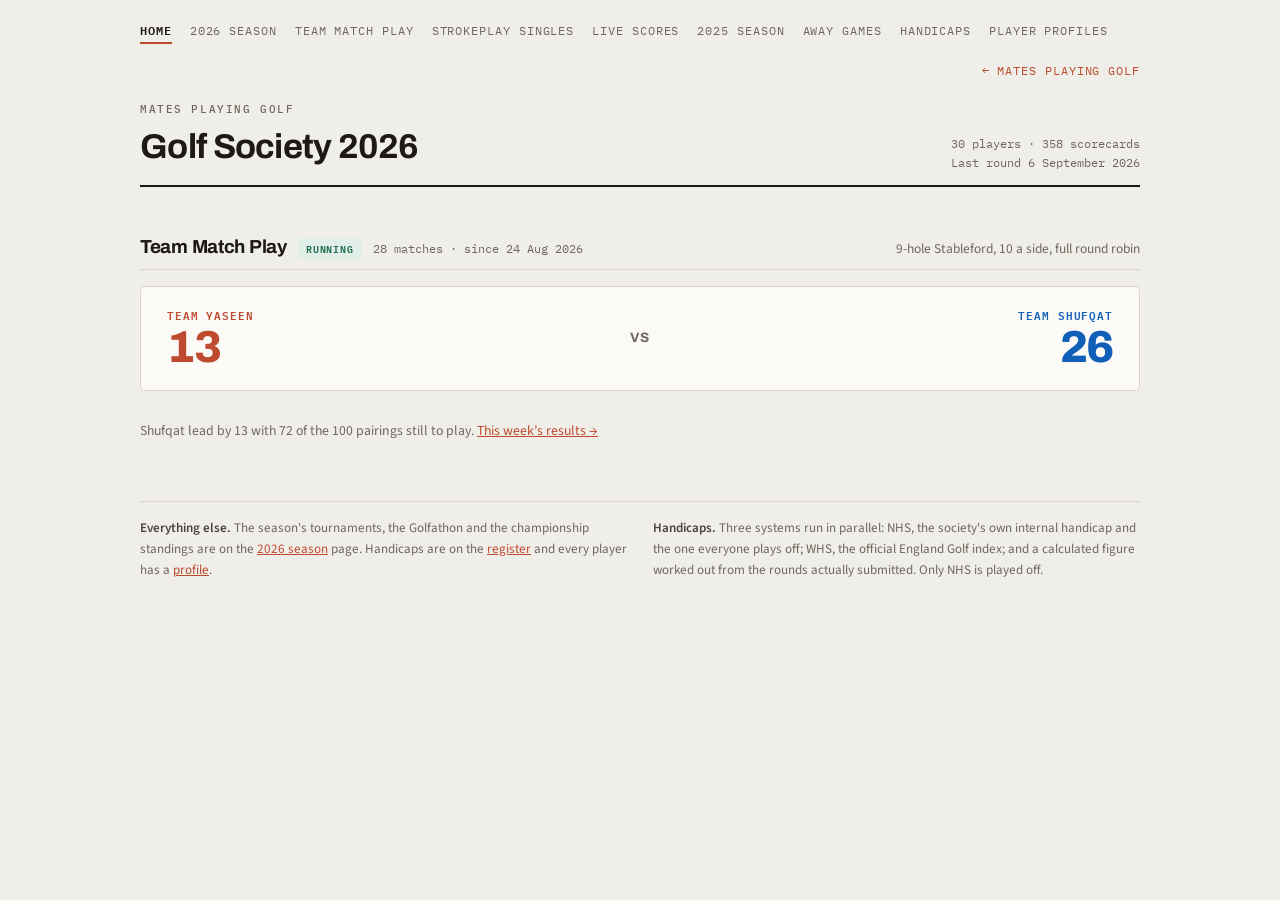
<file: index.html>
<!doctype html>
<html lang="en">
<head>
<meta charset="utf-8">
<meta name="viewport" content="width=device-width,initial-scale=1">
<title>Golf Society 2026</title>
<meta name="description" content="Mates Playing Golf - the team match play score and the next away day.">
<link rel="stylesheet" href="https://fonts.googleapis.com/css2?family=Archivo:wght@500;600;700;800&family=IBM+Plex+Mono:wght@400;500;600&family=Source+Sans+3:wght@400;500;600;700&display=swap">
<link rel="stylesheet" href="style.css?v=f9aa6899">
<link rel="icon" href="favicon-32.png?v=7d5e942c" sizes="32x32" type="image/png">
<link rel="icon" href="favicon-16.png?v=1fc5ad18" sizes="16x16" type="image/png">
<link rel="apple-touch-icon" href="apple-touch-icon.png?v=20639bb8">
</head>
<body>
<div class="page">

  <nav class="sitenav">
    <a href="index.html" aria-current="page">Home</a>
    <a href="season.html">2026 season</a>
    <a href="matchplay.html">Team match play</a>
    <a href="strokeplay2026.html">Strokeplay Singles</a>
    <a href="live.html">Live scores</a>
    <a href="2025season.html">2025 season</a>
    <a href="awaygames.html">Away games</a>
    <a href="handicaps.html">Handicaps</a>
    <a href="profiles.html">Player profiles</a>
    <a class="back" target="_top" href="https://sites.google.com/view/mpgolf">&larr; Mates Playing Golf</a>
  </nav>

  <header class="masthead">
    <div>
      <div class="eyebrow">Mates Playing Golf</div>
      <h1>Golf Society 2026</h1>
    </div>
    <div class="stamp" id="stamp"></div>
  </header>

  <section>
    <div class="head">
      <div class="head-l">
        <h2>Team Match Play</h2>
        <span class="chip live">Running</span>
        <span class="when" id="mpWhen"></span>
      </div>
      <p>9-hole Stableford, 10 a side, full round robin</p>
    </div>
    <div class="mp">
      <div class="t a">
        <span class="lbl">Team Yaseen</span>
        <span class="sc num" id="mpA">0</span>
      </div>
      <div class="mid">VS</div>
      <div class="t b r">
        <span class="lbl">Team Shufqat</span>
        <span class="sc num" id="mpB">0</span>
      </div>
    </div>
    <p class="mp-note" id="mpNote"></p>
  </section>

  <section id="next" hidden>
    <div class="head">
      <div class="head-l">
        <h2 id="nextTitle">Next away day</h2>
        <span class="chip done">Booked</span>
        <span class="when" id="nextWhen"></span>
      </div>
      <p>Once the day has been played it drops off here and moves to the away games page</p>
    </div>
    <div class="cards" id="nextCards"></div>
  </section>

  <footer>
    <div><b>Everything else.</b> The season's tournaments, the Golfathon and the championship standings are on the <a href="season.html">2026 season</a> page. Handicaps are on the <a href="handicaps.html">register</a> and every player has a <a href="profiles.html">profile</a>.</div>
    <div><b>Handicaps.</b> Three systems run in parallel: NHS, the society's own internal handicap and the one everyone plays off; WHS, the official England Golf index; and a calculated figure worked out from the rounds actually submitted. Only NHS is played off.</div>
  </footer>
</div>

<script src="data.js?v=d5c36b93"></script>
<script>
  const fmtP = v => v % 1 === 0 ? String(v) : v.toFixed(1);

  /* ---------- the stamp ---------- */
  document.getElementById('stamp').innerHTML =
    `${SOCIETY.onBooks} players &middot; ${SOCIETY.rounds} scorecards<br>` +
    `Last round ${SOCIETY.lastRound}`;

  /* ---------- team match play, the headline ---------- */
  (function(){
    let a = 0, b = 0;
    MATCHES.forEach(m => {
      const big = Math.abs(m.aPts - m.bPts) >= BIG_WIN;
      if (m.aPts > m.bPts) a += big ? 2 : 1;
      else if (m.bPts > m.aPts) b += big ? 2 : 1;
      else { a += 0.5; b += 0.5; }
    });
    // A stand-in's match completes the fixture, so a result counts against the
    // pair who were DRAWN to play it, whoever actually played (13 Sept 2026).
    const pairs = new Set(MATCHES.map(m => (m.aSubFor || m.aPlayer) + '|' + (m.bSubFor || m.bPlayer)));
    const total = ROSTER_A.length * ROSTER_B.length;

    document.getElementById('mpA').textContent = fmtP(a);
    document.getElementById('mpB').textContent = fmtP(b);
    const first = MATCHES.reduce((d,m) => m.date < d ? m.date : d, MATCHES[0].date);
    document.getElementById('mpWhen').textContent =
      MATCHES.length + ' matches · since ' + new Date(first + 'T00:00:00')
        .toLocaleDateString('en-GB', {day:'numeric', month:'short', year:'numeric'});

    const lead = a === b ? null : (a > b ? 'Yaseen' : 'Shufqat');
    document.getElementById('mpNote').innerHTML =
      (lead ? `${lead} lead by ${fmtP(Math.abs(a-b))}` : `All square at ${fmtP(a)} each`) +
      ` with ${total - pairs.size} of the ${total} pairings still to play. ` +
      `<a href="matchplay.html">This week&rsquo;s results &rarr;</a>`;
  })();

  /* This week's fixtures used to follow here. Most players want the score and
     nothing more, so the home page carries just that, and the week's games -
     with everything else - are on the team match play page. */

  /* ---------- the next away day ----------
     Strictly what is still to come: a fixture shows on the day itself and is
     gone the morning after, without anyone republishing the site, because the
     comparison runs in the reader's browser every time the page loads. A day
     that has been played but not yet scored is deliberately NOT shown here -
     it is no longer news - but it stays on the away games page marked as
     awaiting cards so it cannot be forgotten. */
  (function(){
    const F = (typeof FIXTURES !== 'undefined' ? FIXTURES : []);
    const today = new Date(); today.setHours(0,0,0,0);
    const day = d => new Date(d + 'T00:00:00');
    const soon = F.filter(f => day(f.date) >= today).sort((x,y) => day(x.date) - day(y.date));
    if (!soon.length) return;                 // nothing booked: the block stays hidden

    const fmt = d => day(d).toLocaleDateString('en-GB',
      {weekday:'long', day:'numeric', month:'long'});
    const away = d => Math.round((day(d) - today) / 86400000);
    const when = n => n === 0 ? 'today' : n === 1 ? 'tomorrow' : `in ${n} days`;

    document.getElementById('next').hidden = false;
    document.getElementById('nextTitle').textContent =
      soon.length === 1 ? 'Next away day' : 'Next away days';
    document.getElementById('nextWhen').textContent =
      soon.length === 1 ? when(away(soon[0].date))
                        : `${soon.length} booked · next ${when(away(soon[0].date))}`;

    document.getElementById('nextCards').innerHTML = soon.map(f => `
      <div class="card">
        <span class="net num" style="font-size:1.05rem">${fmt(f.date)}</span>
        <span class="who">${f.venue}</span>
        <span class="sub">${[f.place, f.note].filter(Boolean).join(' &middot; ')}</span>
        <span class="sub">${f.tee ? f.tee.toLowerCase() + ' tees' : 'tee to confirm'}${
          f.cr !== null ? ` &middot; rating ${f.cr.toFixed(1)}` : ' &middot; rating to follow'}</span>
      </div>`).join('');
  })();
</script>
<style>
  #nextCards .card{gap:3px;}
  #nextCards .who{font-weight:600;font-size:1rem;}
  #nextCards .sub{font-size:.82rem;color:var(--muted);}
</style>
<script src="fresh.js?v=c1589ab7"></script>
</body>
</html>
</file>
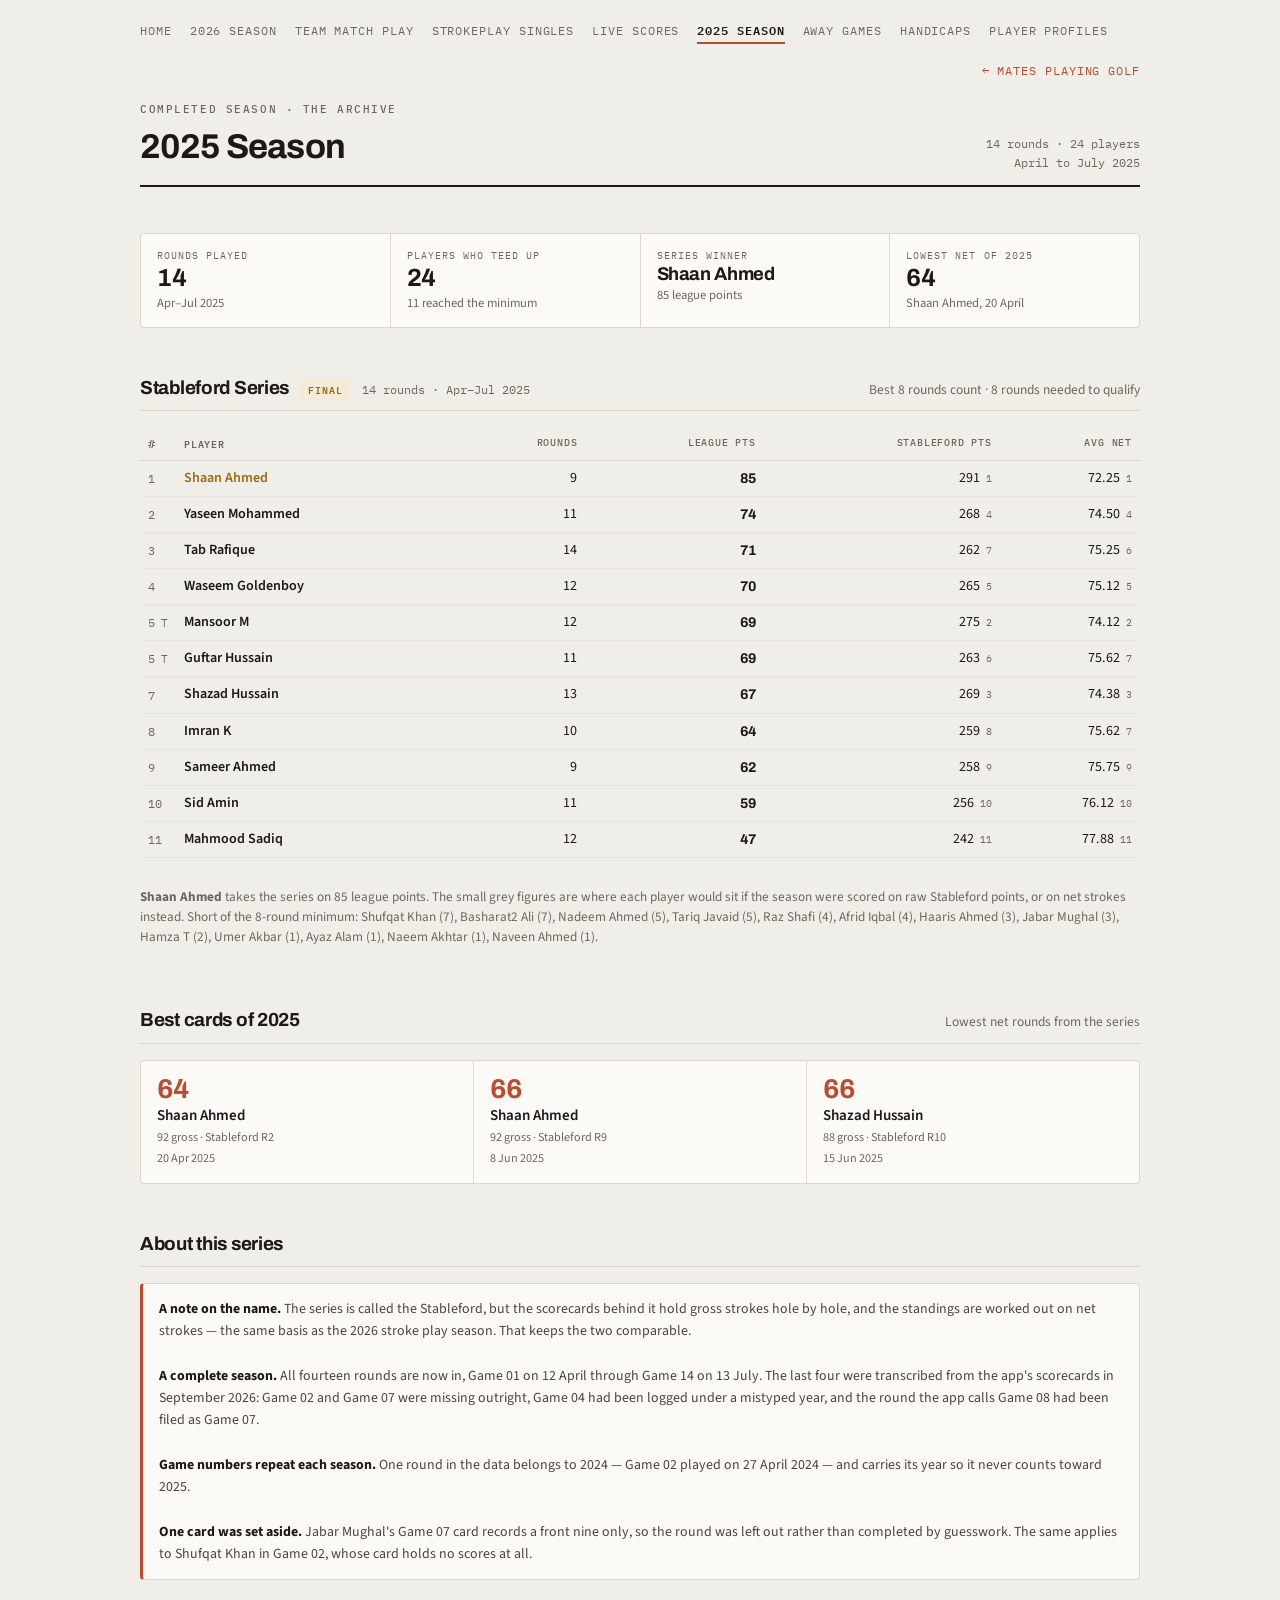
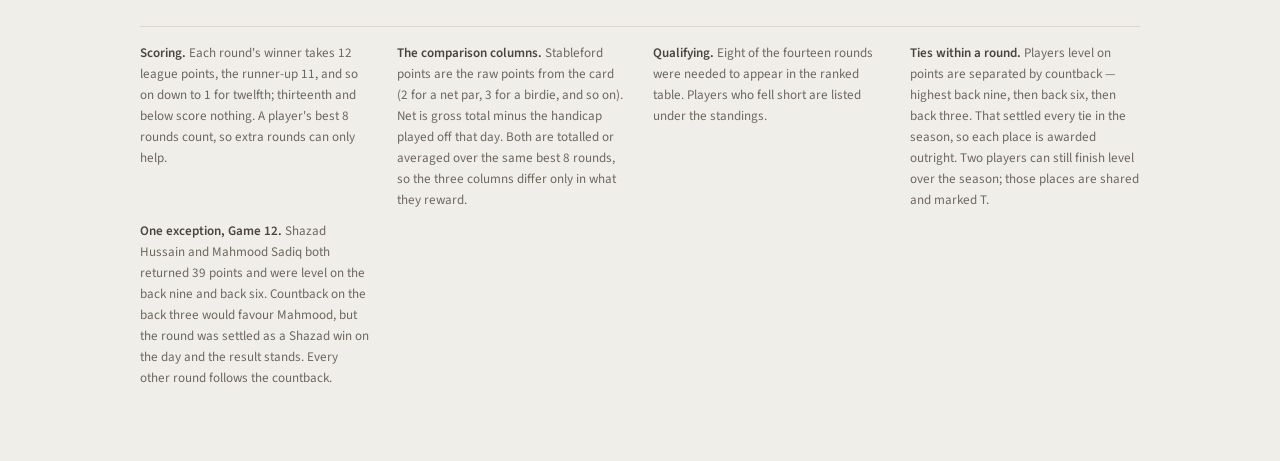
<file: 2025season.html>
<!doctype html>
<html lang="en">
<head>
<meta charset="utf-8">
<meta name="viewport" content="width=device-width,initial-scale=1">
<title>2025 Season</title>
<meta name="description" content="The 2025 Stableford series - final standings from 14 rounds, April to July 2025.">
<link rel="stylesheet" href="https://fonts.googleapis.com/css2?family=Archivo:wght@500;600;700;800&family=IBM+Plex+Mono:wght@400;500;600&family=Source+Sans+3:wght@400;500;600;700&display=swap">
<link rel="stylesheet" href="style.css?v=f9aa6899">
<link rel="icon" href="favicon-32.png?v=7d5e942c" sizes="32x32" type="image/png">
<link rel="icon" href="favicon-16.png?v=1fc5ad18" sizes="16x16" type="image/png">
<link rel="apple-touch-icon" href="apple-touch-icon.png?v=20639bb8">
</head>
<body>
<div class="page">

  <nav class="sitenav">
    <a href="index.html">Home</a>
    <a href="season.html">2026 season</a>
    <a href="matchplay.html">Team match play</a>
    <a href="strokeplay2026.html">Strokeplay Singles</a>
    <a href="live.html">Live scores</a>
    <a href="2025season.html" aria-current="page">2025 season</a>
    <a href="awaygames.html">Away games</a>
    <a href="handicaps.html">Handicaps</a>
    <a href="profiles.html">Player profiles</a>
    <a class="back" target="_top" href="https://sites.google.com/view/mpgolf">&larr; Mates Playing Golf</a>
  </nav>

  <header class="masthead">
    <div>
      <div class="eyebrow">Completed season &middot; the archive</div>
      <h1>2025 Season</h1>
    </div>
    <div class="stamp">14 rounds &middot; 24 players<br>April to July 2025</div>
  </header>

  <div class="strip">
    <div class="stat"><span class="k">Rounds played</span><span class="v num">14</span><span class="sub">Apr&ndash;Jul 2025</span></div>
    <div class="stat"><span class="k">Players who teed up</span><span class="v num" id="sPlayed">0</span><span class="sub" id="sQual"></span></div>
    <div class="stat"><span class="k">Series winner</span><span class="v num" id="sWinner" style="font-size:1.15rem">&mdash;</span><span class="sub" id="sWinAvg"></span></div>
    <div class="stat"><span class="k">Lowest net of 2025</span><span class="v num">64</span><span class="sub">Shaan Ahmed, 20 April</span></div>
  </div>

  <section>
    <div class="head">
      <div class="head-l">
        <h2>Stableford Series</h2>
        <span class="chip done">Final</span>
        <span class="when">14 rounds &middot; Apr&ndash;Jul 2025</span>
      </div>
      <p>Best 8 rounds count &middot; 8 rounds needed to qualify</p>
    </div>
    <div class="t-scroll"><table id="stableford"></table></div>
    <p class="after" id="sfNote"></p>
  </section>

  <section>
    <div class="head">
      <div class="head-l"><h2>Best cards of 2025</h2></div>
      <p>Lowest net rounds from the series</p>
    </div>
    <div class="cards" id="best2025"></div>
  </section>

  <section>
    <div class="head">
      <div class="head-l"><h2>About this series</h2></div>
    </div>
    <div class="note">
      <b>A note on the name.</b> The series is called the Stableford, but the scorecards behind it
      hold gross strokes hole by hole, and the standings are worked out on net strokes &mdash; the same
      basis as the 2026 stroke play season. That keeps the two comparable.
      <br><br>
      <b>A complete season.</b> All fourteen rounds are now in, Game 01 on 12 April through Game 14
      on 13 July. The last four were transcribed from the app's scorecards in September 2026:
      Game 02 and Game 07 were missing outright, Game 04 had been logged under a mistyped year, and
      the round the app calls Game 08 had been filed as Game 07.
      <br><br>
      <b>Game numbers repeat each season.</b> One round in the data belongs to 2024 &mdash; Game 02
      played on 27 April 2024 &mdash; and carries its year so it never counts toward 2025.
      <br><br>
      <b>One card was set aside.</b> Jabar Mughal's Game 07 card records a front nine only, so the
      round was left out rather than completed by guesswork. The same applies to Shufqat Khan in
      Game 02, whose card holds no scores at all.
    </div>
  </section>

  <footer>
    <div><b>Scoring.</b> Each round's winner takes 12 league points, the runner-up 11, and so on down to 1 for twelfth; thirteenth and below score nothing. A player's best 8 rounds count, so extra rounds can only help.</div>
    <div><b>The comparison columns.</b> Stableford points are the raw points from the card (2 for a net par, 3 for a birdie, and so on). Net is gross total minus the handicap played off that day. Both are totalled or averaged over the same best 8 rounds, so the three columns differ only in what they reward.</div>
    <div><b>Qualifying.</b> Eight of the fourteen rounds were needed to appear in the ranked table. Players who fell short are listed under the standings.</div>
    <div><b>Ties within a round.</b> Players level on points are separated by countback &mdash; highest back nine, then back six, then back three. That settled every tie in the season, so each place is awarded outright. Two players can still finish level over the season; those places are shared and marked T.</div>
    <div><b>One exception, Game 12.</b> Shazad Hussain and Mahmood Sadiq both returned 39 points and were level on the back nine and back six. Countback on the back three would favour Mahmood, but the round was settled as a Shazad win on the day and the result stands. Every other round follows the countback.</div>
  </footer>
</div>

<script src="data-2025.js"></script>
<script>

  /* ---------- Stableford series standings ---------- */
  (function(){
    // rank the two comparison columns so each player's placing under every
    // basis is visible at a glance
    function rankMap(idx, better){
      const sorted = [...STABLEFORD].sort((a,b) => better(a[idx], b[idx]));
      const m = new Map(); let rank = 0, prev = null;
      sorted.forEach((r,i) => {
        if (prev === null || r[idx] !== prev) rank = i + 1;
        prev = r[idx]; m.set(r[1], rank);
      });
      return m;
    }
    const sfRank  = rankMap(4, (a,b) => b - a);   // more Stableford points is better
    const netRank = rankMap(5, (a,b) => a - b);   // lower net average is better
    const ranks = STABLEFORD.map(r => r[0]);

    document.getElementById('stableford').innerHTML =
      `<thead><tr><th class="rk">#</th><th class="nm">Player</th><th>Rounds</th>
        <th>League pts</th><th>Stableford pts</th><th>Avg net</th></tr></thead><tbody>` +
      STABLEFORD.map(r => `<tr class="${r[0] === 1 ? 'win' : ''}">
          <td class="rk">${r[0]}${ranks.filter(x => x === r[0]).length > 1 ? '<span class="tie">T</span>' : ''}</td>
          <td class="nm">${r[1]}</td>
          <td>${r[2]}</td>
          <td class="key">${r[3]}</td>
          <td>${r[4]}<span class="mini">${sfRank.get(r[1])}</span></td>
          <td>${r[5].toFixed(2)}<span class="mini">${netRank.get(r[1])}</span></td>
        </tr>`).join('') + `</tbody>`;

    document.getElementById('sfNote').innerHTML =
      `<b>${STABLEFORD[0][1]}</b> takes the series on ${STABLEFORD[0][3]} league points. ` +
      `The small grey figures are where each player would sit if the season were scored on raw ` +
      `Stableford points, or on net strokes instead. ` +
      `Short of the 8-round minimum: ` + SF_UNRANKED.map(u => `${u[0]} (${u[1]})`).join(', ') + '.';

    document.getElementById('sPlayed').textContent = STABLEFORD.length + SF_UNRANKED.length;
    document.getElementById('sQual').textContent = `${STABLEFORD.length} reached the minimum`;
    document.getElementById('sWinner').textContent = STABLEFORD[0][1];
    document.getElementById('sWinAvg').textContent = STABLEFORD[0][3] + ' league points';
  })();

  /* ---------- best cards from 2025 only ---------- */
  document.getElementById('best2025').innerHTML = BEST
    .filter(r => r[4].endsWith('2025'))
    .map(([p,net,gross,ev,d]) => `
      <div class="card">
        <span class="net num">${net}</span>
        <span class="who">${p}</span>
        <span class="meta">${gross} gross &middot; ${ev}</span>
        <span class="meta">${d}</span>
      </div>`).join('');
</script>
<script src="fresh.js?v=c1589ab7"></script>
</body>
</html>
</file>
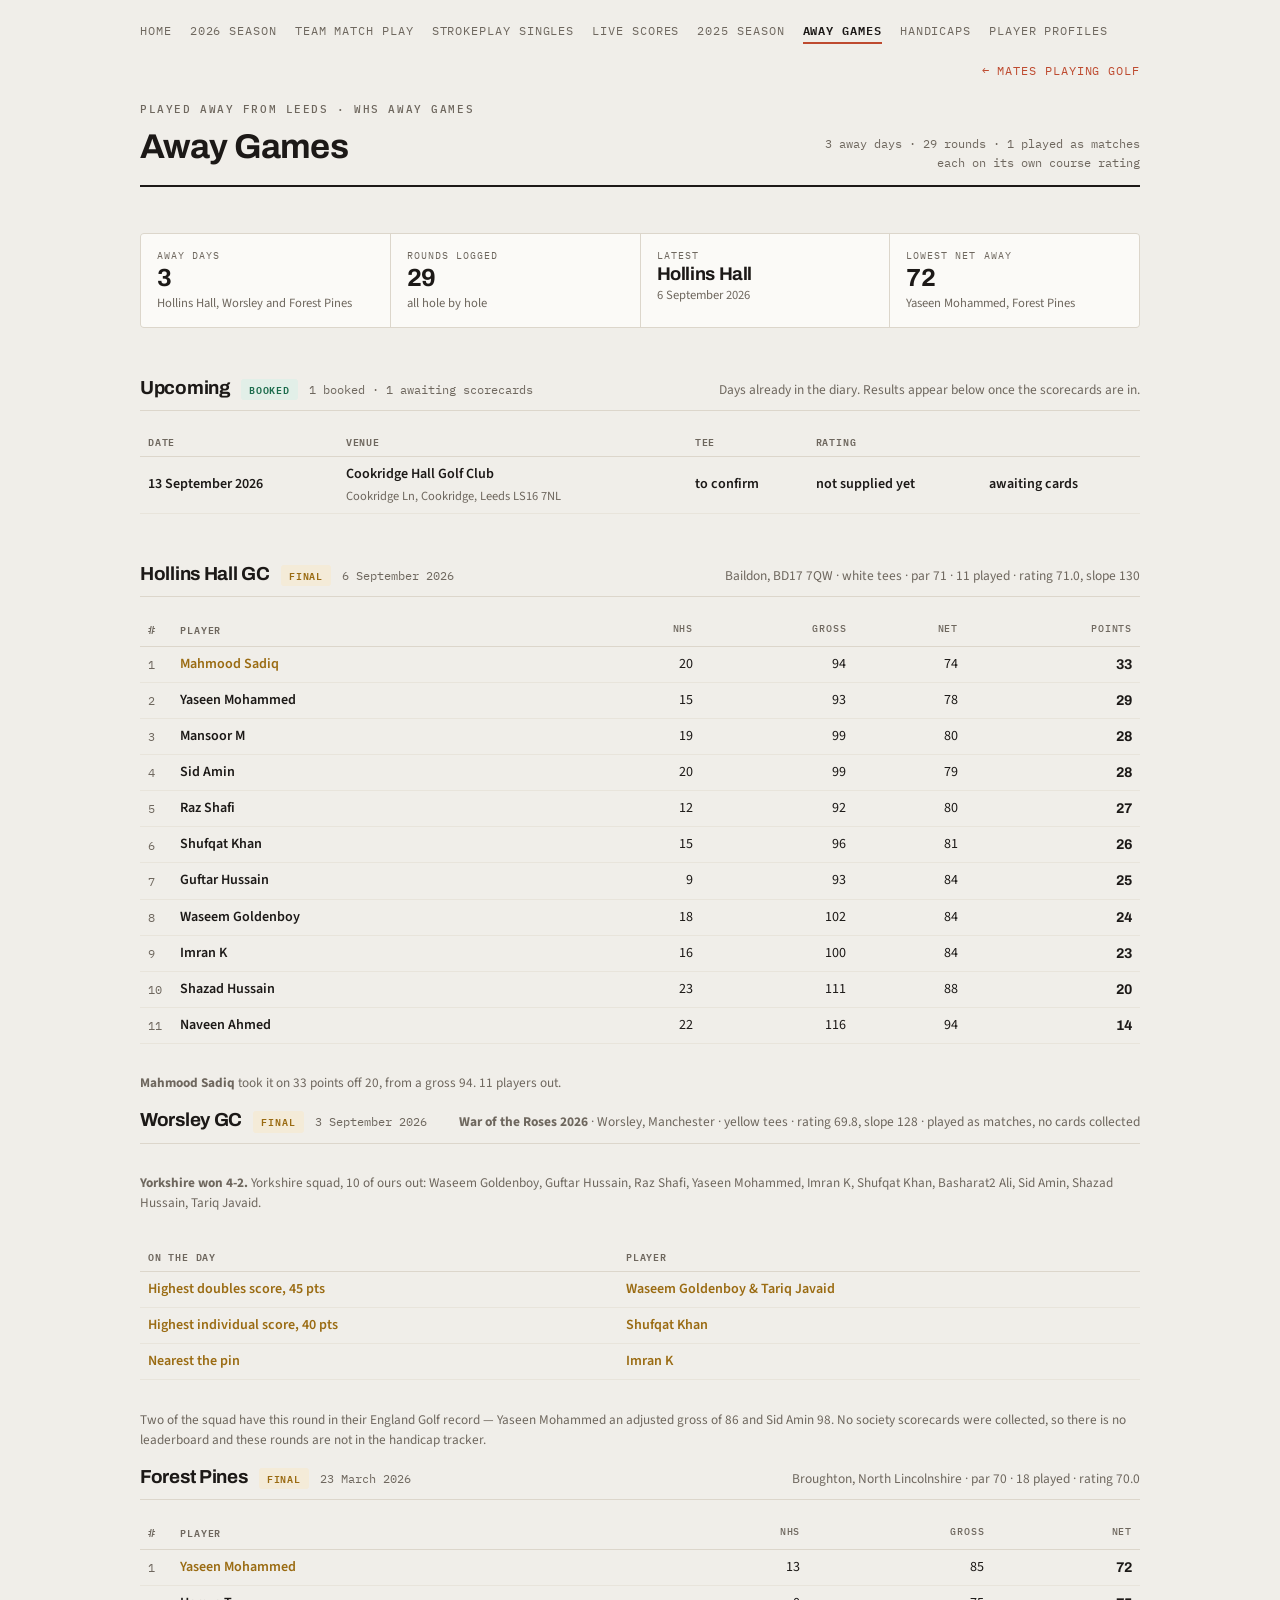
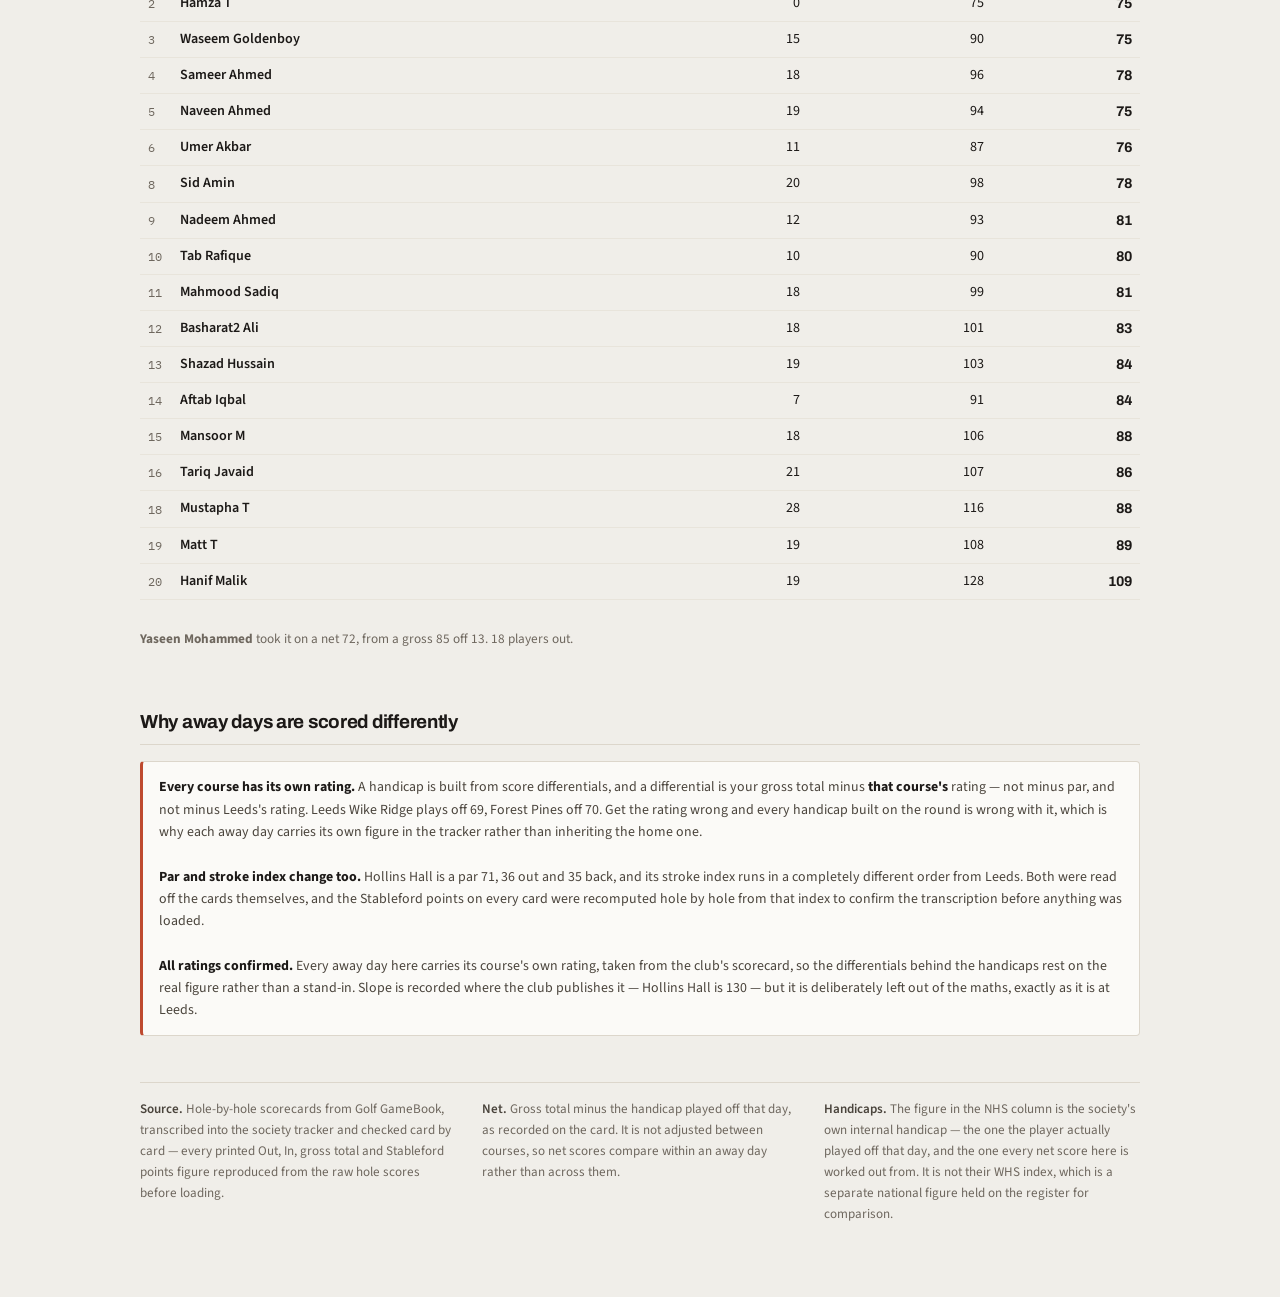
<file: awaygames.html>
<!doctype html>
<html lang="en">
<head>
<meta charset="utf-8">
<meta name="viewport" content="width=device-width,initial-scale=1">
<title>WHS Away Games</title>
<meta name="description" content="Society tournaments played away from Leeds Golf Centre - full results, with each course's own par and rating.">
<link rel="stylesheet" href="https://fonts.googleapis.com/css2?family=Archivo:wght@500;600;700;800&family=IBM+Plex+Mono:wght@400;500;600&family=Source+Sans+3:wght@400;500;600;700&display=swap">
<link rel="stylesheet" href="style.css?v=f9aa6899">
<link rel="icon" href="favicon-32.png?v=7d5e942c" sizes="32x32" type="image/png">
<link rel="icon" href="favicon-16.png?v=1fc5ad18" sizes="16x16" type="image/png">
<link rel="apple-touch-icon" href="apple-touch-icon.png?v=20639bb8">
</head>
<body>
<div class="page">

  <nav class="sitenav">
    <a href="index.html">Home</a>
    <a href="season.html">2026 season</a>
    <a href="matchplay.html">Team match play</a>
    <a href="strokeplay2026.html">Strokeplay Singles</a>
    <a href="live.html">Live scores</a>
    <a href="2025season.html">2025 season</a>
    <a href="awaygames.html" aria-current="page">Away games</a>
    <a href="handicaps.html">Handicaps</a>
    <a href="profiles.html">Player profiles</a>
    <a class="back" target="_top" href="https://sites.google.com/view/mpgolf">&larr; Mates Playing Golf</a>
  </nav>

  <header class="masthead">
    <div>
      <div class="eyebrow">Played away from Leeds &middot; WHS away games</div>
      <h1>Away Games</h1>
    </div>
    <div class="stamp" id="stamp"></div>
  </header>

  <div class="strip">
    <div class="stat"><span class="k">Away days</span><span class="v num" id="cDays">0</span><span class="sub" id="sDays"></span></div>
    <div class="stat"><span class="k">Rounds logged</span><span class="v num" id="cRounds">0</span><span class="sub">all hole by hole</span></div>
    <div class="stat"><span class="k">Latest</span><span class="v num" id="cLatest" style="font-size:1.15rem">&mdash;</span><span class="sub" id="sLatest"></span></div>
    <div class="stat"><span class="k">Lowest net away</span><span class="v num" id="cBest">0</span><span class="sub" id="sBest"></span></div>
  </div>

  <section id="upcoming" hidden>
    <div class="head">
      <div class="head-l">
        <h2>Upcoming</h2>
        <span class="chip live">Booked</span>
        <span class="when" id="upWhen"></span>
      </div>
      <p>Days already in the diary. Results appear below once the scorecards are in.</p>
    </div>
    <div class="t-scroll"><table id="upTable"></table></div>
  </section>

  <div id="games"></div>

  <section>
    <div class="head">
      <div class="head-l"><h2>Why away days are scored differently</h2></div>
    </div>
    <div class="note">
      <b>Every course has its own rating.</b> A handicap is built from score differentials, and a
      differential is your gross total minus <b>that course's</b> rating &mdash; not minus par, and not
      minus Leeds's rating. Leeds Wike Ridge plays off 69, Forest Pines off 70. Get the rating wrong and
      every handicap built on the round is wrong with it, which is why each away day carries its own
      figure in the tracker rather than inheriting the home one.
      <br><br>
      <b>Par and stroke index change too.</b> Hollins Hall is a par 71, 36 out and 35 back, and its
      stroke index runs in a completely different order from Leeds. Both were read off the cards
      themselves, and the Stableford points on every card were recomputed hole by hole from that index
      to confirm the transcription before anything was loaded.
      <br><br>
      <span id="crWarn"></span>
    </div>
  </section>

  <footer>
    <div><b>Source.</b> Hole-by-hole scorecards from Golf GameBook, transcribed into the society tracker and checked card by card &mdash; every printed Out, In, gross total and Stableford points figure reproduced from the raw hole scores before loading.</div>
    <div><b>Net.</b> Gross total minus the handicap played off that day, as recorded on the card. It is not adjusted between courses, so net scores compare within an away day rather than across them.</div>
    <div><b>Handicaps.</b> The figure in the NHS column is the society's own internal handicap &mdash; the one the player actually played off that day, and the one every net score here is worked out from. It is not their WHS index, which is a separate national figure held on the register for comparison.</div>
  </footer>
</div>

<script src="data.js?v=d5c36b93"></script>
<script>
  const GAMES = [...AWAY_GAMES].sort((a,b) => new Date(b.date) - new Date(a.date));

  /* ---------- summary tiles ---------- */
  (function(){
    const rounds = GAMES.reduce((s,g) => s + g.rows.length, 0);
    const latest = GAMES[0];
    let best = null;
    GAMES.forEach(g => g.rows.forEach(r => {
      if (best === null || r[4] < best.net) best = {net:r[4], who:r[1], venue:g.venue};
    }));
    document.getElementById('cDays').textContent    = GAMES.length;
    const names = GAMES.map(g => g.venue.replace(' GC',''));
    document.getElementById('sDays').textContent    = names.length > 1
      ? names.slice(0, -1).join(', ') + ' and ' + names[names.length - 1]
      : names[0];
    document.getElementById('cRounds').textContent  = rounds;
    document.getElementById('cLatest').textContent  = latest.venue.replace(' GC','');
    document.getElementById('sLatest').textContent  = latest.date;
    document.getElementById('cBest').textContent    = best.net;
    document.getElementById('sBest').textContent    = best.who + ', ' + best.venue.replace(' GC','');
    const mp = GAMES.filter(g => g.format === 'matchplay').length;
    document.getElementById('stamp').innerHTML      =
      `${GAMES.length} away day${GAMES.length === 1 ? '' : 's'} &middot; ${rounds} rounds` +
      (mp ? ` &middot; ${mp} played as matches` : '') +
      `<br>each on its own course rating`;
  })();

  /* ---------- days in the diary ----------
     A fixture is an away day before the cards exist. Course rating is shown
     only where the club has supplied it; otherwise the page says so rather
     than standing par in for it. A fixture still listed after its date has
     passed is marked as awaiting scorecards, not quietly dropped. */
  (function(){
    const F = (typeof FIXTURES !== 'undefined' ? FIXTURES : []);
    if (!F.length) return;
    const today = new Date(); today.setHours(0,0,0,0);
    const day = d => new Date(d + 'T00:00:00');
    const fmt = d => day(d).toLocaleDateString('en-GB',
      {day:'numeric', month:'long', year:'numeric'});
    const rows = [...F].sort((x,y) => day(x.date) - day(y.date));
    const waiting = rows.filter(f => day(f.date) < today).length;

    document.getElementById('upcoming').hidden = false;
    document.getElementById('upWhen').textContent =
      `${rows.length} booked` + (waiting ? ` · ${waiting} awaiting scorecards` : '');
    document.getElementById('upTable').innerHTML =
      `<thead><tr><th class="nm">Date</th><th class="nm">Venue</th>
        <th class="nm">Tee</th><th class="nm">Rating</th><th class="nm"></th></tr></thead><tbody>` +
      rows.map(f => {
        const late = day(f.date) < today;
        return `<tr>
          <td class="nm">${fmt(f.date)}</td>
          <td class="nm">${f.venue}${f.place ? `<span class="major-note">${f.place}</span>` : ''}</td>
          <td class="nm">${f.tee ? f.tee.toLowerCase() : '<span class="pending">to confirm</span>'}</td>
          <td class="nm">${f.cr !== null
            ? f.cr.toFixed(1) + (f.slope ? `, slope ${f.slope}` : '')
            : '<span class="pending">not supplied yet</span>'}</td>
          <td class="nm">${late
            ? '<span class="src" title="The date has passed and no scorecards have been loaded">awaiting cards</span>'
            : (f.note || '')}</td>
        </tr>`;
      }).join('') + `</tbody>`;
  })();

  /* ---------- one section per away day ---------- */
  document.getElementById('games').innerHTML = GAMES.map(g => {
    if (g.format === 'matchplay') return matchplaySection(g);
    const winner = g.rows[0];
    const head = g.hasPoints
      ? `<th class="rk">#</th><th class="nm">Player</th><th>NHS</th><th>Gross</th><th>Net</th><th>Points</th>`
      : `<th class="rk">#</th><th class="nm">Player</th><th>NHS</th><th>Gross</th><th>Net</th>`;
    return `<section>
      <div class="head">
        <div class="head-l">
          <h2>${g.venue}</h2>
          <span class="chip done">Final</span>
          <span class="when">${g.date}</span>
        </div>
        <p>${g.place} &middot; ${g.tee ? g.tee.toLowerCase() + ' tees &middot; ' : ''}par ${g.par} &middot; ${g.rows.length} played${
          g.crPlaceholder
            ? ` &middot; <span class="src" title="Par is standing in until the real course rating is supplied">rating ${g.cr.toFixed(1)}, placeholder</span>`
            : ` &middot; rating ${g.cr.toFixed(1)}${g.slope ? `, slope ${g.slope}` : ''}`}</p>
      </div>
      <div class="t-scroll"><table>
        <thead><tr>${head}</tr></thead>
        <tbody>${g.rows.map(r => `<tr class="${r[0] === 1 ? 'win' : ''}">
          <td class="rk">${r[0]}</td>
          <td class="nm">${r[1]}</td>
          <td>${r[2]}</td>
          <td>${r[3]}</td>
          <td class="${g.hasPoints ? '' : 'key'}">${r[4]}</td>
          ${g.hasPoints ? `<td class="key">${r[5]}</td>` : ''}
        </tr>`).join('')}</tbody>
      </table></div>
      <p class="after">${
        g.hasPoints
          ? `<b>${winner[1]}</b> took it on ${winner[5]} points off ${winner[2]}, from a gross ${winner[3]}.`
          : `<b>${winner[1]}</b> took it on a net ${winner[4]}, from a gross ${winner[3]} off ${winner[2]}.`
      } ${g.rows.length} players out.</p>
    </section>`;
  }).join('');

  /* A representative fixture played as matches: a result and a squad, no cards.
     Nothing here is invented - if a figure was not recorded, it is not shown. */
  function matchplaySection(g){
    return `<section>
      <div class="head">
        <div class="head-l">
          <h2>${g.venue}</h2>
          <span class="chip done">Final</span>
          <span class="when">${g.date}</span>
        </div>
        <p>${g.title ? `<b>${g.title}</b> &middot; ` : ''}${g.place}${
          g.tee ? ` &middot; ${g.tee.toLowerCase()} tees` : ''} &middot; rating ${g.cr.toFixed(1)}${
          g.slope ? `, slope ${g.slope}` : ''} &middot; played as matches, no cards collected</p>
      </div>
      <p class="after"><b>${g.result}.</b> ${g.side ? g.side + ' squad, ' : ''}${g.squad.length} of ours out:
        ${g.squad.join(', ')}.</p>
      ${g.awards && g.awards.length ? `<div class="t-scroll"><table>
        <thead><tr><th class="nm">On the day</th><th class="nm">Player</th></tr></thead>
        <tbody>${g.awards.map(([what, who]) => `<tr class="win">
          <td class="nm">${what}</td><td class="nm">${who}</td></tr>`).join('')}</tbody>
      </table></div>` : ''}
      ${g.note ? `<p class="after">${g.note}</p>` : ''}
    </section>`;
  }

  /* ---------- placeholder-rating warning, only if one is in play ---------- */
  (function(){
    const ph = GAMES.filter(g => g.crPlaceholder);
    document.getElementById('crWarn').innerHTML = ph.length
      ? `<b>One rating is a placeholder.</b> ` + ph.map(g => `${g.venue} is carrying par (${g.cr}) in place of its
         official course rating, because the real figure has not been supplied yet. The ${g.date} results above are
         unaffected &mdash; gross, net and points are straight off the cards &mdash; but the handicap differentials
         built from that round will shift slightly once the true rating replaces it.`).join(' ')
      : `<b>All ratings confirmed.</b> Every away day here carries its course's own rating, taken from the club's
         scorecard, so the differentials behind the handicaps rest on the real figure rather than a stand-in.
         Slope is recorded where the club publishes it &mdash; Hollins Hall is 130 &mdash; but it is deliberately
         left out of the maths, exactly as it is at Leeds.`;
  })();
</script>
<script src="fresh.js?v=c1589ab7"></script>
</body>
</html>
</file>
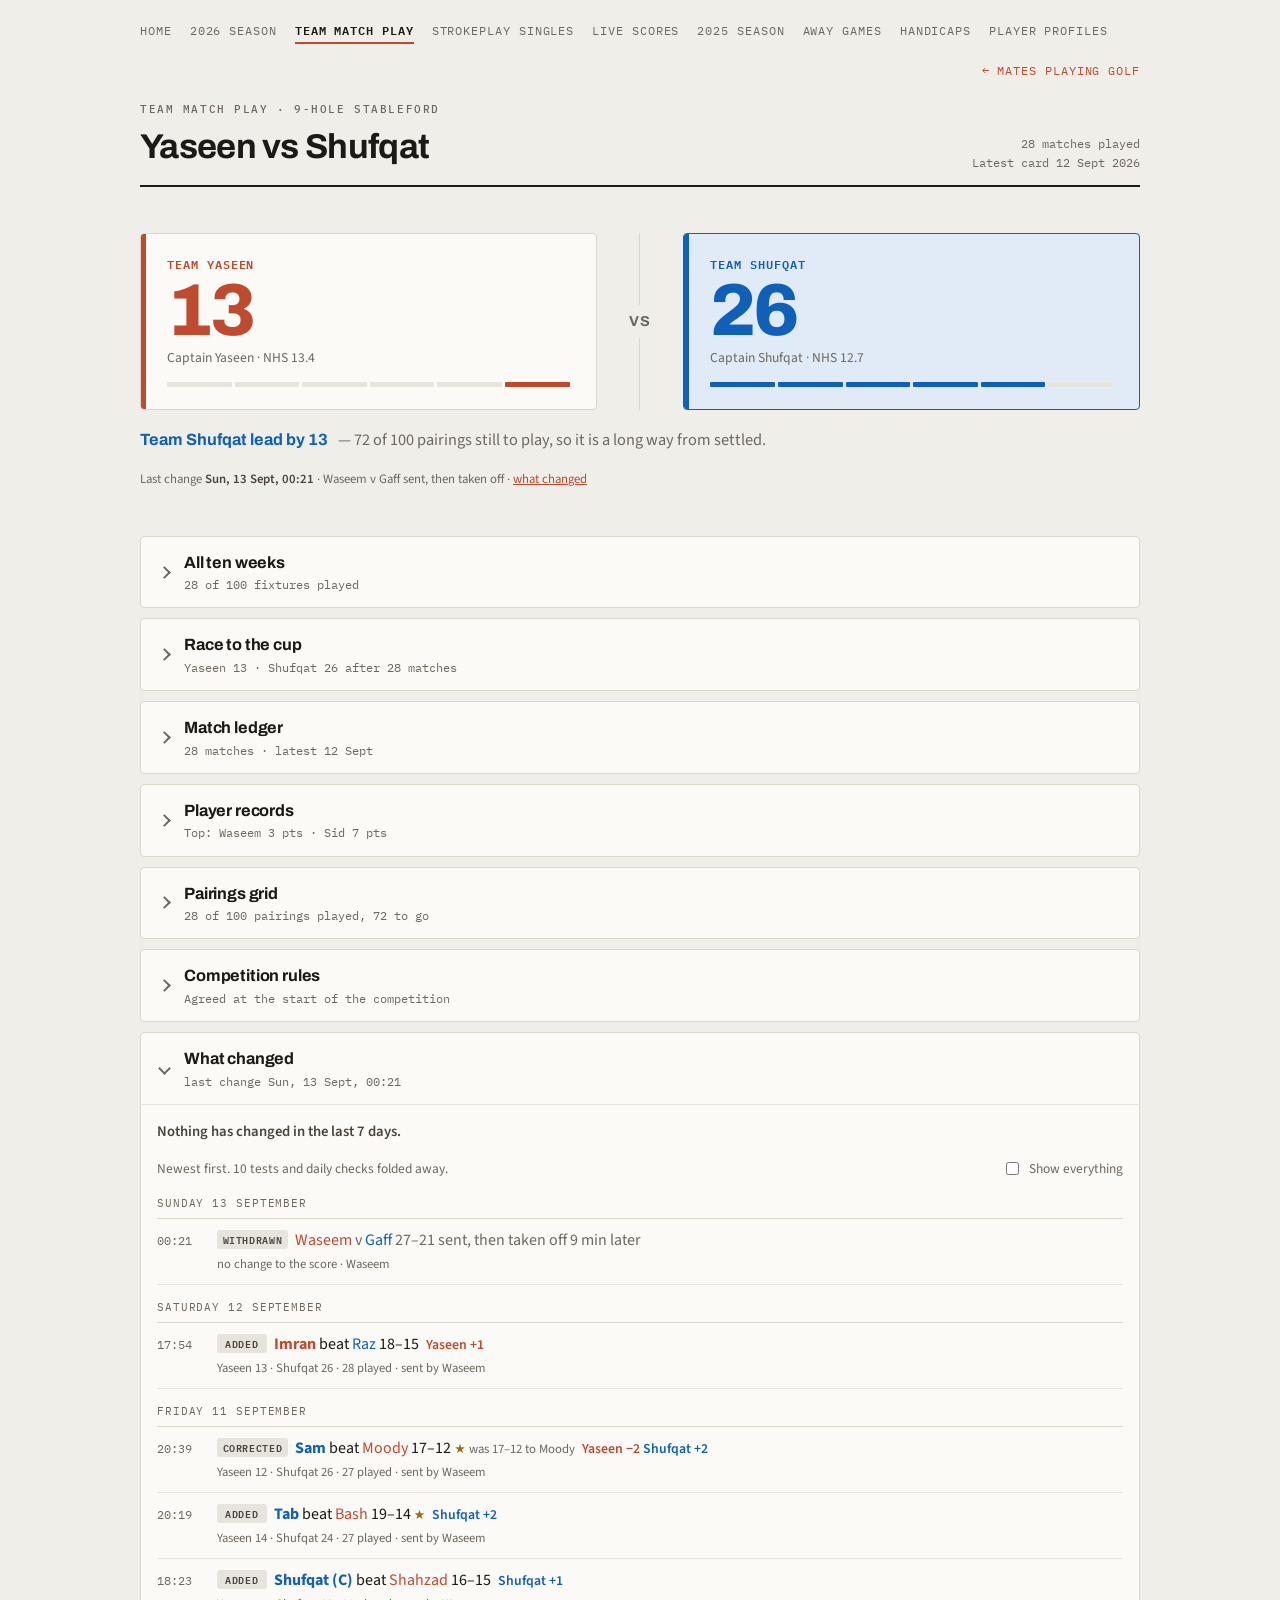
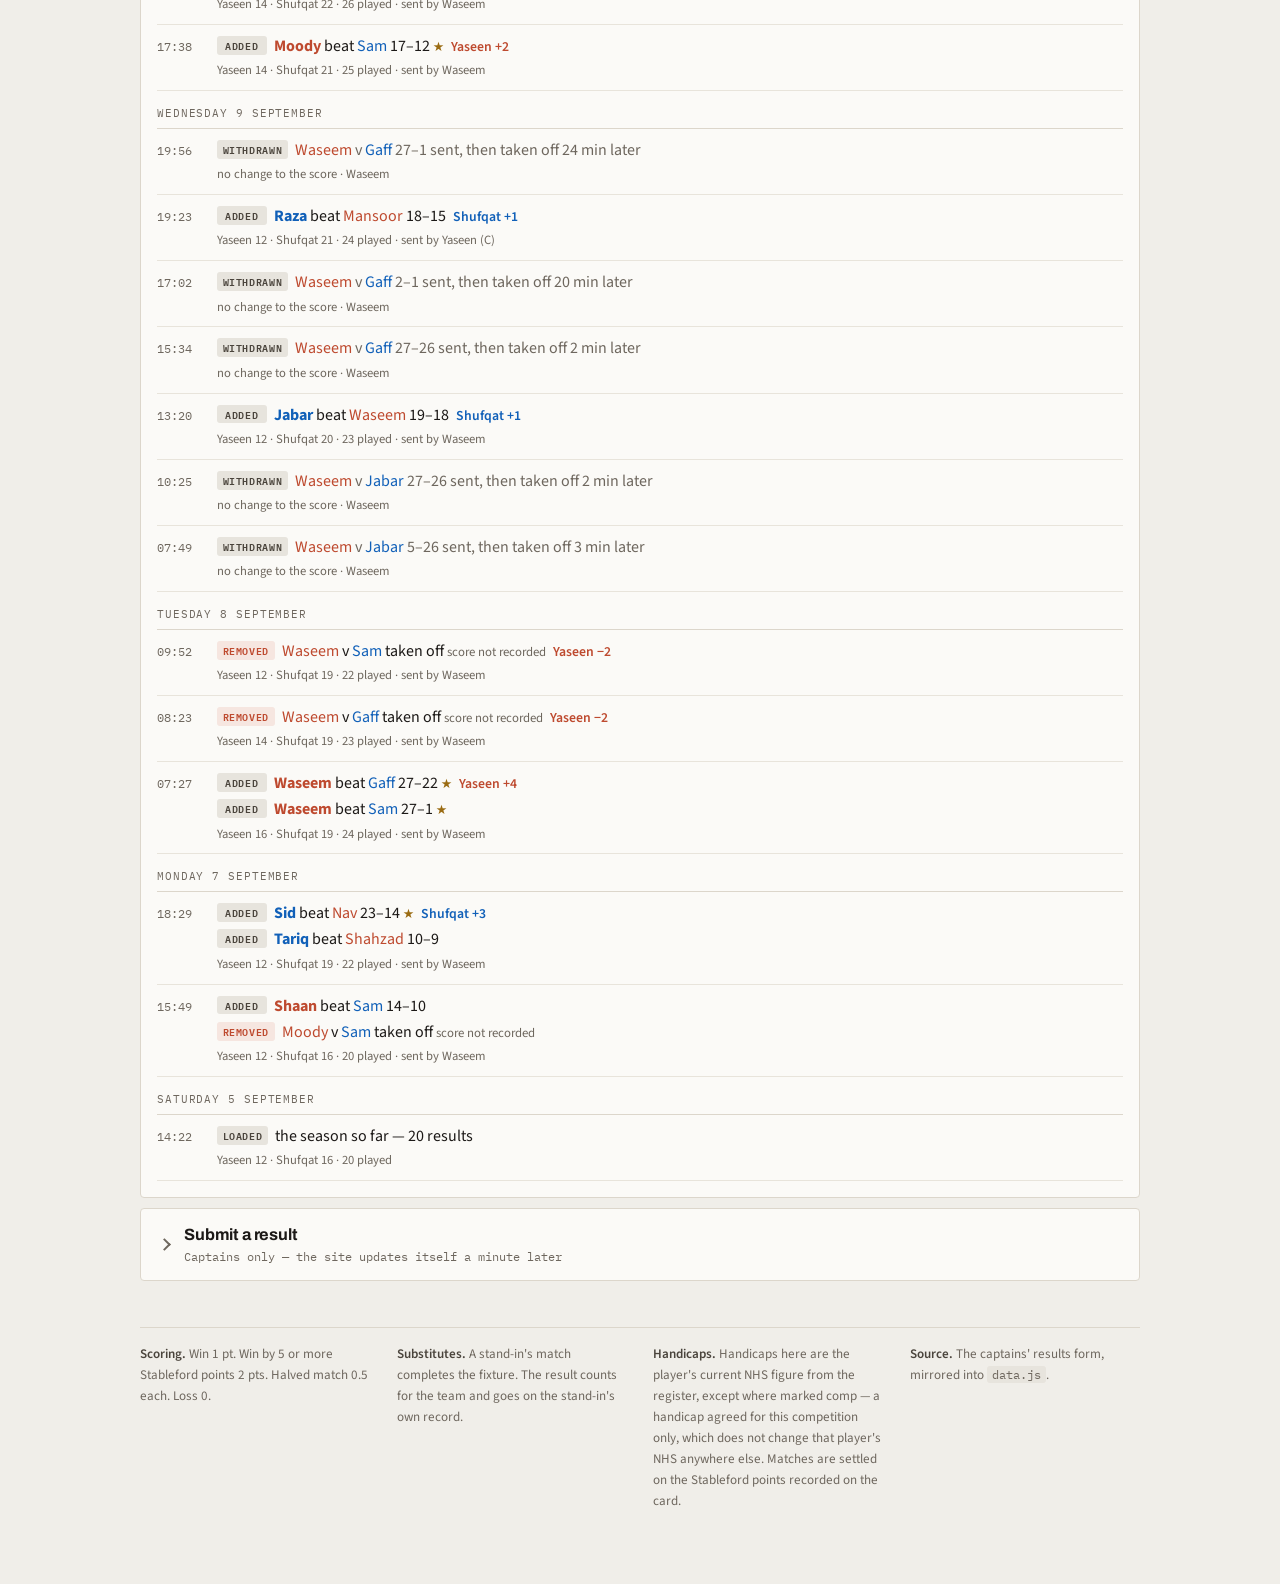
<file: changes.html>
<!doctype html>
<html lang="en">
<head>
<meta charset="utf-8">
<meta name="viewport" content="width=device-width,initial-scale=1">
<title>What changed</title>
<meta name="robots" content="noindex">
<!-- What changed is now a panel on the team match play page. This page stays
     so that old links and bookmarks still land somewhere useful. -->
<meta http-equiv="refresh" content="0; url=matchplay.html#changes">
<script>location.replace('matchplay.html#changes');</script>
</head>
<body>
<p>What changed is now on the <a href="matchplay.html#changes">team match play page</a>.</p>
</body>
</html>
</file>
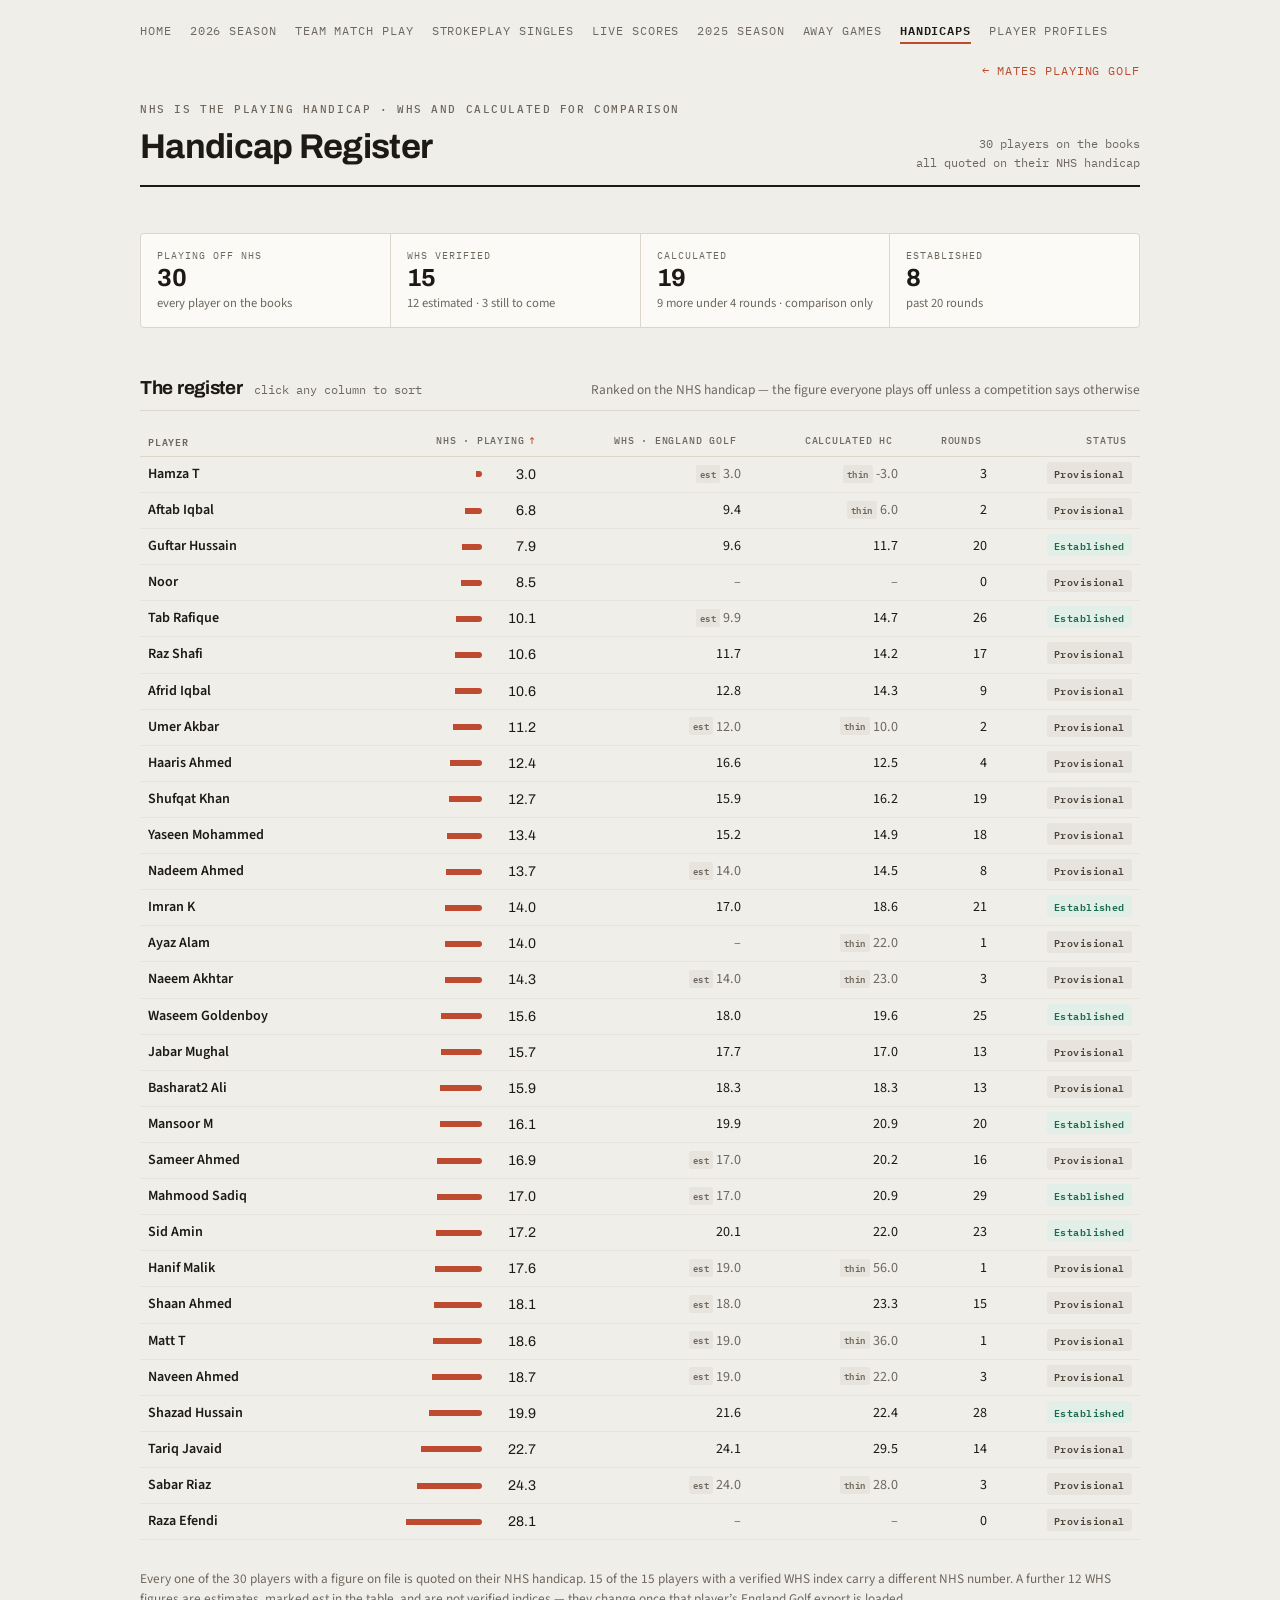
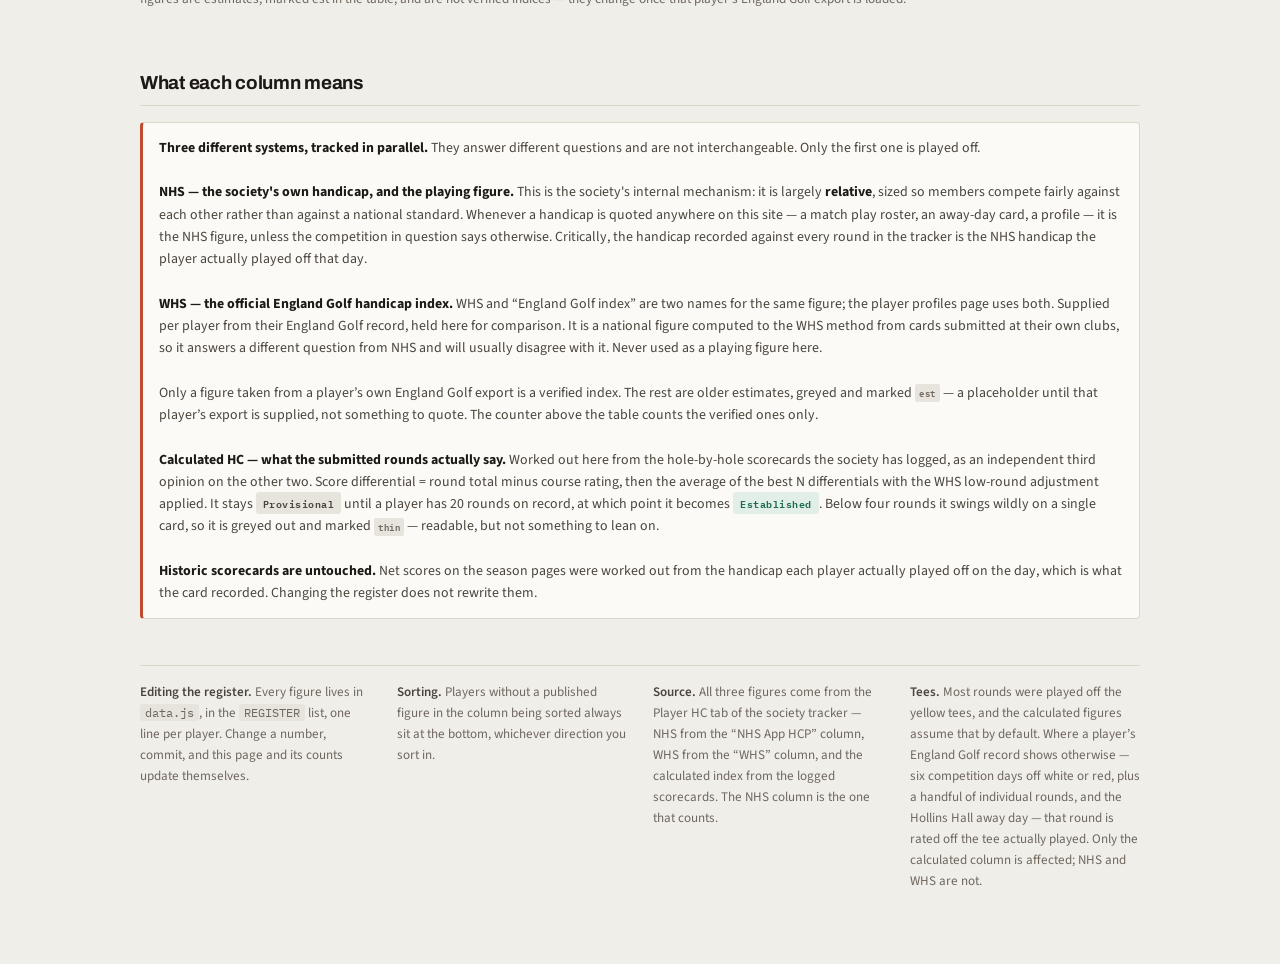
<file: handicaps.html>
<!doctype html>
<html lang="en">
<head>
<meta charset="utf-8">
<meta name="viewport" content="width=device-width,initial-scale=1">
<title>Handicap Register</title>
<meta name="description" content="Society handicap register - every player is quoted on their NHS handicap; WHS and calculated figures are held for comparison.">
<link rel="stylesheet" href="https://fonts.googleapis.com/css2?family=Archivo:wght@500;600;700;800&family=IBM+Plex+Mono:wght@400;500;600&family=Source+Sans+3:wght@400;500;600;700&display=swap">
<link rel="stylesheet" href="style.css?v=f9aa6899">
<link rel="icon" href="favicon-32.png?v=7d5e942c" sizes="32x32" type="image/png">
<link rel="icon" href="favicon-16.png?v=1fc5ad18" sizes="16x16" type="image/png">
<link rel="apple-touch-icon" href="apple-touch-icon.png?v=20639bb8">
</head>
<body>
<div class="page">

  <nav class="sitenav">
    <a href="index.html">Home</a>
    <a href="season.html">2026 season</a>
    <a href="matchplay.html">Team match play</a>
    <a href="strokeplay2026.html">Strokeplay Singles</a>
    <a href="live.html">Live scores</a>
    <a href="2025season.html">2025 season</a>
    <a href="awaygames.html">Away games</a>
    <a href="handicaps.html" aria-current="page">Handicaps</a>
    <a href="profiles.html">Player profiles</a>
    <a class="back" target="_top" href="https://sites.google.com/view/mpgolf">&larr; Mates Playing Golf</a>
  </nav>

  <header class="masthead">
    <div>
      <div class="eyebrow">NHS is the playing handicap &middot; WHS and calculated for comparison</div>
      <h1>Handicap Register</h1>
    </div>
    <div class="stamp" id="stamp"></div>
  </header>

  <div class="strip">
    <div class="stat"><span class="k">Playing off NHS</span><span class="v num" id="cNhs">0</span><span class="sub" id="sNhs"></span></div>
    <div class="stat"><span class="k">WHS verified</span><span class="v num" id="cWhs">0</span><span class="sub" id="sWhs"></span></div>
    <div class="stat"><span class="k">Calculated</span><span class="v num" id="cCalc">0</span><span class="sub" id="sCalc"></span></div>
    <div class="stat"><span class="k">Established</span><span class="v num" id="cEst">0</span><span class="sub">past 20 rounds</span></div>
  </div>

  <section>
    <div class="head">
      <div class="head-l">
        <h2>The register</h2>
        <span class="when">click any column to sort</span>
      </div>
      <p>Ranked on the NHS handicap &mdash; the figure everyone plays off unless a competition says otherwise</p>
    </div>
    <div class="t-scroll"><table id="register"></table></div>
    <p class="after" id="regNote"></p>
  </section>

  <section>
    <div class="head">
      <div class="head-l"><h2>What each column means</h2></div>
    </div>
    <div class="note">
      <b>Three different systems, tracked in parallel.</b> They answer different questions and are not
      interchangeable. Only the first one is played off.
      <br><br>
      <b>NHS &mdash; the society's own handicap, and the playing figure.</b> This is the society's
      internal mechanism: it is largely <b>relative</b>, sized so members compete fairly against each
      other rather than against a national standard. Whenever a handicap is quoted anywhere on this site
      &mdash; a match play roster, an away-day card, a profile &mdash; it is the NHS figure, unless the
      competition in question says otherwise. Critically, the handicap recorded against every round in
      the tracker is the NHS handicap the player actually played off that day.
      <br><br>
      <b>WHS &mdash; the official England Golf handicap index.</b> WHS and &ldquo;England Golf index&rdquo;
      are two names for the same figure; the player profiles page uses both. Supplied per player from their England
      Golf record, held here for comparison. It is a national figure computed to the WHS method from
      cards submitted at their own clubs, so it answers a different question from NHS and will usually
      disagree with it. Never used as a playing figure here.
      <br><br>
      Only a figure taken from a player&rsquo;s own England Golf export is a verified index. The rest are
      older estimates, greyed and marked <span class="src">est</span> &mdash; a placeholder until that
      player&rsquo;s export is supplied, not something to quote. The counter above the table counts the
      verified ones only.
      <br><br>
      <b>Calculated HC &mdash; what the submitted rounds actually say.</b> Worked out here from the
      hole-by-hole scorecards the society has logged, as an independent third opinion on the other two. Score differential = round total minus course rating,
      then the average of the best N differentials with the WHS low-round adjustment applied. It stays
      <span class="pill">Provisional</span> until a player has 20 rounds on record, at which point it
      becomes <span class="pill est">Established</span>. Below four rounds it swings wildly on a single
      card, so it is greyed out and marked <span class="src">thin</span> &mdash; readable, but not
      something to lean on.
      <br><br>
      <b>Historic scorecards are untouched.</b> Net scores on the season pages were worked out from the
      handicap each player actually played off on the day, which is what the card recorded. Changing the
      register does not rewrite them.
    </div>
  </section>

  <footer>
    <div><b>Editing the register.</b> Every figure lives in <code>data.js</code>, in the <code>REGISTER</code> list, one line per player. Change a number, commit, and this page and its counts update themselves.</div>
    <div><b>Sorting.</b> Players without a published figure in the column being sorted always sit at the bottom, whichever direction you sort in.</div>
    <div><b>Source.</b> All three figures come from the Player HC tab of the society tracker &mdash; NHS from the &ldquo;NHS App HCP&rdquo; column, WHS from the &ldquo;WHS&rdquo; column, and the calculated index from the logged scorecards. The NHS column is the one that counts.</div>
    <div><b>Tees.</b> Most rounds were played off the yellow tees, and the calculated figures assume that by default. Where a player&rsquo;s England Golf record shows otherwise &mdash; six competition days off white or red, plus a handful of individual rounds, and the Hollins Hall away day &mdash; that round is rated off the tee actually played. Only the calculated column is affected; NHS and WHS are not.</div>
  </footer>
</div>

<script src="data.js?v=d5c36b93"></script>
<script>
  const has = v => v !== null && v !== undefined;
  const fmtH = v => has(v) ? v.toFixed(1) : '&ndash;';

  /* Society rule: a player's handicap is their NHS handicap unless a
     competition states otherwise. WHS and the calculated index are carried
     for comparison and are never the playing figure. */
  const playing = r => ({v: has(r.nhs) ? r.nhs : null, src: has(r.nhs) ? 'nhs' : null});

  /* A calculated index off fewer than this many rounds swings too wildly on a
     single card to be worth comparing against, so it is greyed and flagged. */
  const MIN_ROUNDS = 4;
  const solid = r => has(r.calc) && r.rounds >= MIN_ROUNDS;

  /* A WHS figure is only official once that player's England Golf export has
     been loaded. The rest are estimates carried from before, and must not be
     read as verified indices. */
  const official = r => r.whsOfficial === true;

  /* ---------- summary counts ---------- */
  (function(){
    const n = k => REGISTER.filter(r => has(r[k])).length;
    const nhs = n('nhs'), whs = n('whs');
    const whsOff = REGISTER.filter(r => has(r.whs) && official(r)).length;
    const whsEst = whs - whsOff;
    const calc = REGISTER.filter(solid).length;
    const thin = REGISTER.filter(r => has(r.calc) && !solid(r)).length;
    const est = REGISTER.filter(r => r.est).length;
    document.getElementById('cNhs').textContent = nhs;
    document.getElementById('cWhs').textContent = whsOff;
    document.getElementById('cCalc').textContent = calc;
    document.getElementById('sCalc').innerHTML =
      (thin ? `${thin} more under ${MIN_ROUNDS} rounds &middot; ` : '') + 'comparison only';
    document.getElementById('cEst').textContent = est;
    const missing = REGISTER.length - nhs;
    document.getElementById('sNhs').textContent =
      missing ? `${missing} still without an NHS figure` : 'every player on the books';
    document.getElementById('sWhs').innerHTML =
      [whsEst ? `${whsEst} estimated` : '',
       REGISTER.length - whs ? `${REGISTER.length - whs} still to come` : '']
      .filter(Boolean).join(' &middot; ') || 'all verified';
    document.getElementById('stamp').innerHTML =
      `${REGISTER.length} players on the books<br>all quoted on their NHS handicap`;
  })();

  /* ---------- sortable register ---------- */
  (function(){
    const el = document.getElementById('register');
    const hcs = REGISTER.map(r => playing(r).v).filter(has);
    const lo = Math.min(...hcs), hi = Math.max(...hcs);
    const cols = [
      {t:'Player',           k:'n',      cls:'nm'},
      {t:'NHS &middot; playing', k:'nhs'},
      {t:'WHS &middot; England Golf', k:'whs'},
      {t:'Calculated HC',    k:'calc'},
      {t:'Rounds',           k:'rounds'},
      {t:'Status',           k:'est'}
    ];
    let sortKey = 'nhs', dir = 1;

    function draw(){
      const rows = [...REGISTER].sort((a,b) => {
        const x = a[sortKey], y = b[sortKey];
        if (!has(x) && !has(y)) return a.n.localeCompare(b.n);
        if (!has(x)) return 1;          // blanks always last
        if (!has(y)) return -1;
        if (typeof x === 'string') return dir * x.localeCompare(y);
        if (typeof x === 'boolean') return dir * ((x ? 1 : 0) - (y ? 1 : 0));
        return dir * (x - y);
      });

      el.innerHTML = '<thead><tr>' + cols.map(c =>
          `<th class="sortable ${c.cls || ''}" data-k="${c.k}"` +
          (c.k === sortKey ? ` data-dir="${dir === 1 ? 'asc' : 'desc'}"` : '') +
          `>${c.t}</th>`).join('') +
        '</tr></thead><tbody>' +
        rows.map(r => {
          const pl = playing(r);
          const w = has(pl.v) ? 6 + (pl.v - lo) / (hi - lo) * 70 : 0;
          return `<tr>
            <td class="nm">${r.n}</td>
            <td class="${has(pl.v) ? '' : 'pending'}"><span class="idx-cell">
              ${has(pl.v) ? '' : '<span class="src" title="No NHS handicap on file for this player">none</span>'}
              <span class="idx-bar" style="width:${w.toFixed(1)}px"></span>
              <span class="num" style="min-width:3.2em;display:inline-block">${fmtH(pl.v)}</span></span></td>
            <td class="${has(r.whs) && official(r) ? '' : 'pending'}">${
              has(r.whs) && !official(r)
                ? `<span class="src" title="Estimate held pending this player&rsquo;s England Golf export &mdash; not a verified WHS index">est</span> `
                : ''}${fmtH(r.whs)}</td>
            <td class="${solid(r) ? '' : 'pending'}">${
              has(r.calc) && !solid(r)
                ? `<span class="src" title="Only ${r.rounds} round${r.rounds === 1 ? '' : 's'} on record — too few to compare against">thin</span> `
                : ''}${fmtH(r.calc)}</td>
            <td>${r.rounds}</td>
            <td><span class="pill ${r.est ? 'est' : ''}">${r.est ? 'Established' : 'Provisional'}</span></td>
          </tr>`;
        }).join('') + '</tbody>';

      el.querySelectorAll('th.sortable').forEach(th => th.addEventListener('click', () => {
        const k = th.dataset.k;
        if (k === sortKey) dir = -dir; else { sortKey = k; dir = 1; }
        draw();
      }));
    }
    draw();

    /* how far apart are the three figures? */
    const onNhs = REGISTER.filter(r => playing(r).src === 'nhs');
    const noNhs = REGISTER.filter(r => playing(r).src !== 'nhs');
    const differ = REGISTER.filter(r => has(r.nhs) && has(r.whs) && official(r) && r.nhs !== r.whs);
    const wide = REGISTER.filter(r => has(r.nhs) && solid(r) && Math.abs(r.calc - r.nhs) >= 8)
                         .sort((a,b) => Math.abs(b.calc - b.nhs) - Math.abs(a.calc - a.nhs));
    const bits = [];
    bits.push(`Every one of the ${onNhs.length} players with a figure on file is quoted on their NHS handicap.`);
    if (noNhs.length) bits.push(`No NHS figure yet for ` + noNhs.map(r => r.n).join(', ') + `.`);
    const offN = REGISTER.filter(official).length;
    if (differ.length) bits.push(`${differ.length} of the ${offN} players with a verified WHS index carry a different NHS number.`);
    const estN = REGISTER.filter(r => has(r.whs) && !official(r)).length;
    /* regNote is written with textContent, so these strings must stay plain text */
    if (estN) bits.push(`A further ${estN} WHS figures are estimates, marked est in the table, ` +
      `and are not verified indices — they change once that player’s England Golf export is loaded.`);
    if (wide.length) bits.push(`The calculated index sits 8 or more shots from the NHS handicap for ` +
      wide.map(r => `${r.n} (${r.rounds} rounds)`).join(', ') + `, which is worth a look but changes nothing.`);
    document.getElementById('regNote').textContent = bits.join(' ');
  })();
</script>
<style>
  .idx-cell{display:flex;align-items:center;justify-content:flex-end;gap:9px;}
  .idx-bar{height:6px;background:var(--accent);border-radius:0 3px 3px 0;}
  .idx-bar.sub-src{background:var(--muted);opacity:.5;}
  .src{font-family:'IBM Plex Mono',ui-monospace,monospace;font-size:.58rem;font-weight:600;
    letter-spacing:.06em;padding:1px 4px;border-radius:2px;background:var(--surface-sunk);
    color:var(--muted);vertical-align:middle;}
  code{font-family:'IBM Plex Mono',ui-monospace,monospace;font-size:.92em;
    background:var(--surface-sunk);padding:1px 5px;border-radius:3px;}
</style>
<script src="fresh.js?v=c1589ab7"></script>
</body>
</html>
</file>
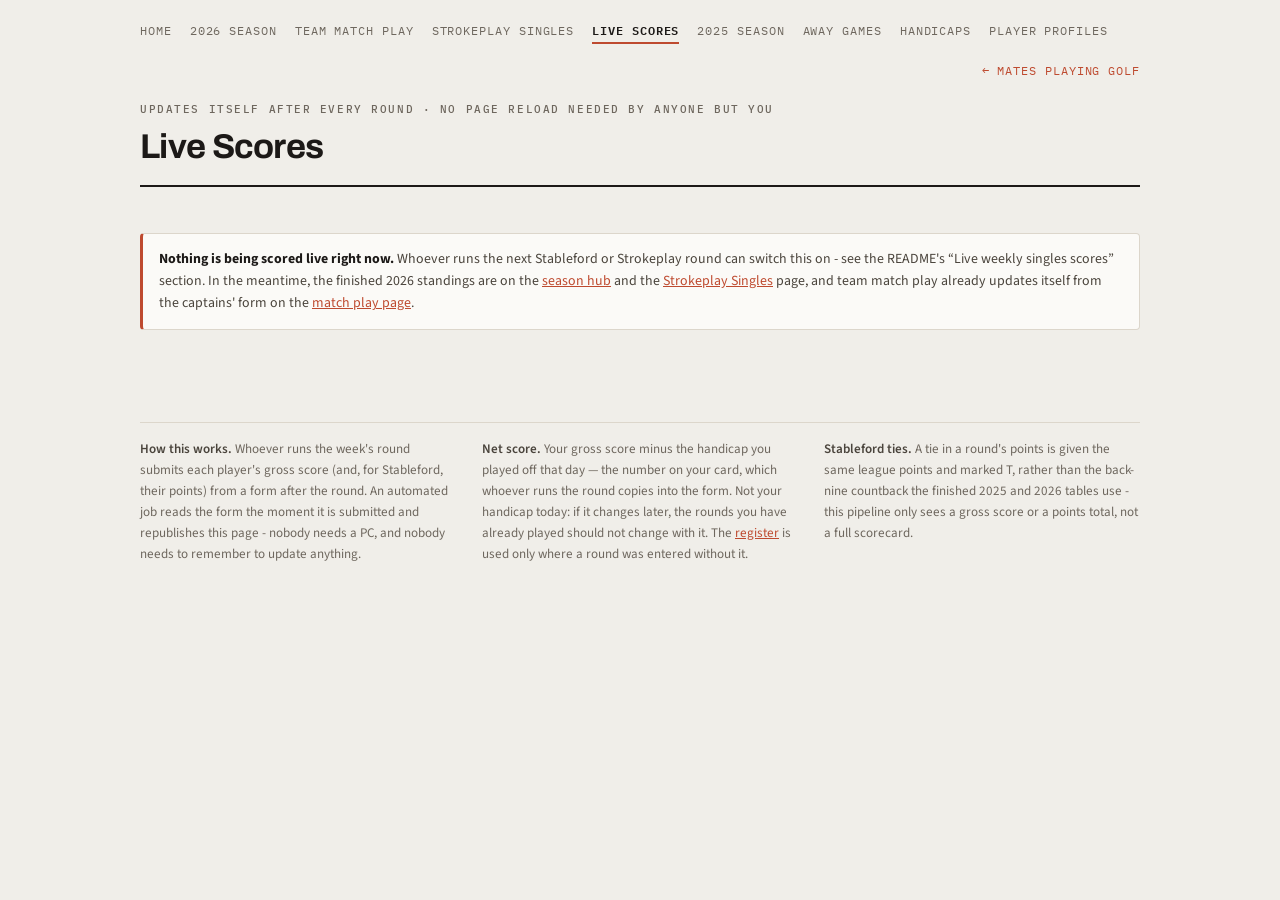
<file: live.html>
<!doctype html>
<html lang="en">
<head>
<meta charset="utf-8">
<meta name="viewport" content="width=device-width,initial-scale=1">
<title>Live Scores</title>
<meta name="description" content="Live weekly singles scores - Stableford and Strokeplay standings, updated automatically after every round.">
<link rel="stylesheet" href="https://fonts.googleapis.com/css2?family=Archivo:wght@500;600;700;800&family=IBM+Plex+Mono:wght@400;500;600&family=Source+Sans+3:wght@400;500;600;700&display=swap">
<link rel="stylesheet" href="style.css?v=f9aa6899">
<link rel="icon" href="favicon-32.png?v=7d5e942c" sizes="32x32" type="image/png">
<link rel="icon" href="favicon-16.png?v=1fc5ad18" sizes="16x16" type="image/png">
<link rel="apple-touch-icon" href="apple-touch-icon.png?v=20639bb8">
</head>
<body>
<div class="page">

  <nav class="sitenav">
    <a href="index.html">Home</a>
    <a href="season.html">2026 season</a>
    <a href="matchplay.html">Team match play</a>
    <a href="strokeplay2026.html">Strokeplay Singles</a>
    <a href="live.html" aria-current="page">Live scores</a>
    <a href="2025season.html">2025 season</a>
    <a href="awaygames.html">Away games</a>
    <a href="handicaps.html">Handicaps</a>
    <a href="profiles.html">Player profiles</a>
    <a class="back" target="_top" href="https://sites.google.com/view/mpgolf">&larr; Mates Playing Golf</a>
  </nav>

  <header class="masthead">
    <div>
      <div class="eyebrow">Updates itself after every round &middot; no page reload needed by anyone but you</div>
      <h1>Live Scores</h1>
    </div>
    <div class="stamp" id="stamp"></div>
  </header>

  <div id="empty" hidden>
    <section>
      <div class="note">
        <b>Nothing is being scored live right now.</b> Whoever runs the next Stableford or
        Strokeplay round can switch this on - see the README's &ldquo;Live weekly singles
        scores&rdquo; section. In the meantime, the finished 2026 standings are on the
        <a href="season.html">season hub</a> and the
        <a href="strokeplay2026.html">Strokeplay Singles</a>
    page, and team match play already
        updates itself from the captains' form on the <a href="matchplay.html">match play page</a>.
      </div>
    </section>
  </div>

  <div id="comps"></div>

  <footer>
    <div><b>How this works.</b> Whoever runs the week's round submits each player's gross score
      (and, for Stableford, their points) from a form after the round. An automated job reads the
      form the moment it is submitted and republishes this page - nobody needs a PC, and nobody
      needs to remember to update anything.</div>
    <div><b>Net score.</b> Your gross score minus the handicap you played off that day &mdash; the number on your card, which whoever runs the round copies into the form. Not your handicap today: if it changes later, the rounds you have already played should not change with it. The <a href="handicaps.html">register</a> is used only where a round was entered without it.</div>
    <div><b>Stableford ties.</b> A tie in a round's points is given the same league points and
      marked T, rather than the back-nine countback the finished 2025 and 2026 tables use - this
      pipeline only sees a gross score or a points total, not a full scorecard.</div>
  </footer>
</div>

<script src="data.js?v=d5c36b93"></script>
<script>
  const fmtP = v => v % 1 === 0 ? String(v) : v.toFixed(1);
  const LIVE = (typeof LIVE_STANDINGS !== 'undefined') ? LIVE_STANDINGS : [];

  document.getElementById('stamp').innerHTML = LIVE.length
    ? `${LIVE.length} competition${LIVE.length === 1 ? '' : 's'} live`
    : '';

  if (!LIVE.length) {
    document.getElementById('empty').hidden = false;
  } else {
    const since = d => {
      const mins = Math.round((Date.now() - new Date(d)) / 60000);
      if (mins < 2) return 'just now';
      if (mins < 60) return `${mins} minutes ago`;
      const hrs = Math.round(mins / 60);
      if (hrs < 24) return `${hrs} hour${hrs === 1 ? '' : 's'} ago`;
      return new Date(d).toLocaleDateString('en-GB', {day:'numeric', month:'short', year:'numeric'});
    };
    const fmtDate = d => new Date(d + 'T00:00:00')
      .toLocaleDateString('en-GB', {day:'numeric', month:'short', year:'numeric'});

    document.getElementById('comps').innerHTML = LIVE.map(c => {
      const isSF = c.comp === 'stableford';
      const ranks = c.standings.map(r => r[0]);
      const rowsHtml = c.standings.map(r => {
        const [rank, name, rounds, total, avg] = r;
        const tie = ranks.filter(x => x === rank).length > 1 ? '<span class="tie">T</span>' : '';
        return isSF
          ? `<tr class="${rank === 1 ? 'win' : ''}">
               <td class="rk">${rank}${tie}</td><td class="nm">${name}</td>
               <td>${rounds}</td><td class="key">${total}</td></tr>`
          : `<tr class="${rank === 1 ? 'win' : ''}">
               <td class="rk">${rank}${tie}</td><td class="nm">${name}</td>
               <td>${rounds}</td><td>${total}</td><td class="key">${avg.toFixed(2)}</td></tr>`;
      }).join('');

      const roundsHtml = c.rounds.map(r => isSF
        ? `<tr><td class="rk">${r[0]}</td><td>${fmtDate(r[1])}</td><td>${r[2]}</td>
             <td class="nm">${r[3]}</td><td class="key">${r[4]}</td></tr>`
        : `<tr><td class="rk">${r[0]}</td><td>${fmtDate(r[1])}</td><td>${r[2]}</td>
             <td class="nm">${r[3]}</td><td class="key">${r[4]}</td><td>${r[5]}</td></tr>`
      ).join('');

      const bestHtml = c.best.map(b => isSF
        ? `<div class="card"><span class="net num">${b[1]}</span><span class="who">${b[0]}</span>
             <span class="meta">${b[2]}</span></div>`
        : `<div class="card"><span class="net num">${b[1]}</span><span class="who">${b[0]}</span>
             <span class="meta">${b[2]} gross &middot; ${b[3]}</span></div>`
      ).join('');

      const leader = c.standings[0];
      const leadNote = leader
        ? (isSF
            ? `${leader[1]} leads on ${leader[3]} league points from ${leader[2]} rounds.`
            : `${leader[1]} leads on ${leader[4].toFixed(2)} average net from ${leader[2]} rounds.`)
        : 'Nobody has reached the qualifying number of rounds yet.';
      const shortNote = c.unranked.length
        ? ' Short of the ' + c.qualify + '-round minimum: ' +
          c.unranked.map(u => `${u[0]} (${u[1]})`).join(', ') + '.'
        : '';

      return `
      <section>
        <div class="head">
          <div class="head-l">
            <h2>${c.label}</h2>
            <span class="chip live">Live</span>
            <span class="when">${c.season} &middot; updated ${since(c.updated)}</span>
          </div>
          <p>${isSF
            ? `Best ${c.bestOf} rounds' league points count &middot; ${c.qualify} rounds to qualify`
            : `Average of your best ${c.bestOf} net rounds &middot; ${c.qualify} rounds to qualify`}</p>
        </div>
        <div class="t-scroll"><table>
          <thead><tr><th class="rk">#</th><th class="nm">Player</th><th>Rounds</th>
            ${isSF ? '<th>League pts</th>' : '<th>Best total</th><th>Average net</th>'}</tr></thead>
          <tbody>${rowsHtml}</tbody>
        </table></div>
        <p class="after">${leadNote}${shortNote}</p>

        <div class="head" style="margin-top:22px"><div class="head-l"><h2 style="font-size:1rem">Round by round</h2></div></div>
        <div class="t-scroll"><table>
          <thead><tr><th class="rk">Rd</th><th>Date</th><th>Field</th><th class="nm">${isSF ? 'Top score' : 'Leader'}</th>
            ${isSF ? '<th>Points</th>' : '<th>Net</th><th>Gross</th>'}</tr></thead>
          <tbody>${roundsHtml}</tbody>
        </table></div>

        ${c.best.length ? `
        <div class="head" style="margin-top:22px"><div class="head-l"><h2 style="font-size:1rem">${isSF ? 'Highest points' : 'Lowest net rounds'}</h2></div></div>
        <div class="cards">${bestHtml}</div>` : ''}
      </section>`;
    }).join('');
  }
</script>
<script src="fresh.js?v=c1589ab7"></script>
</body>
</html>
</file>
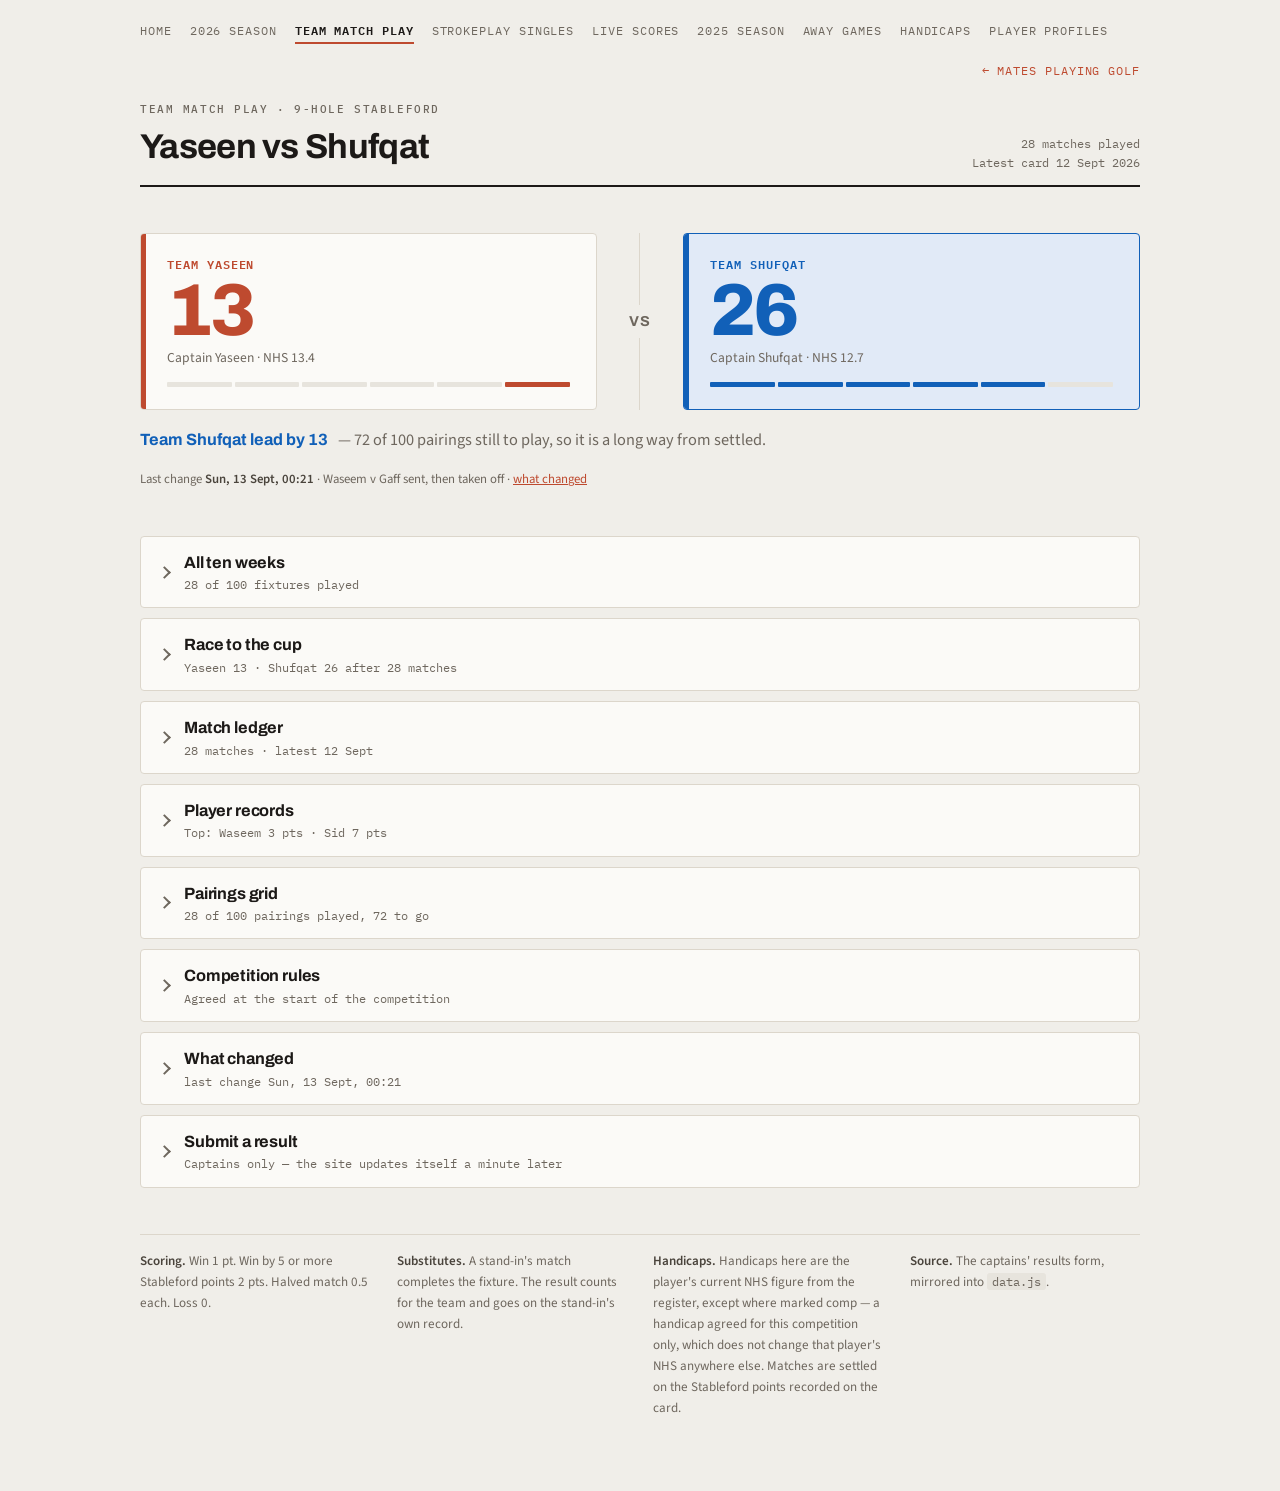
<file: matchplay.html>
<!doctype html>
<html lang="en">
<head>
<meta charset="utf-8">
<meta name="viewport" content="width=device-width,initial-scale=1">
<title>Team Match Play</title>
<meta name="description" content="Team Yaseen v Team Shufqat - 9-hole Stableford team match play, full round robin.">
<link rel="stylesheet" href="https://fonts.googleapis.com/css2?family=Archivo:wght@500;600;700;800&family=IBM+Plex+Mono:wght@400;500;600&family=Source+Sans+3:wght@400;500;600;700&display=swap">
<link rel="stylesheet" href="style.css?v=f9aa6899">
<link rel="icon" href="favicon-32.png?v=7d5e942c" sizes="32x32" type="image/png">
<link rel="icon" href="favicon-16.png?v=1fc5ad18" sizes="16x16" type="image/png">
<link rel="apple-touch-icon" href="apple-touch-icon.png?v=20639bb8">
<style>
  /* ---------- the deeper dive ----------
     The page opens on what most players come for - the score, and this week's
     games - and everything else waits behind a bar until somebody asks for it.
     It was sixteen phone screens long with every section open. <details> needs
     no script to work, so a page that fails to run its JavaScript still opens. */
  .dives{display:flex;flex-direction:column;gap:10px;}
  details.dive{background:var(--surface);border:1px solid var(--border);border-radius:4px;}
  details.dive > summary{list-style:none;cursor:pointer;display:flex;align-items:center;
    gap:12px;padding:14px 16px;}
  details.dive > summary::-webkit-details-marker{display:none;}
  details.dive > summary::before{content:'';flex:none;width:7px;height:7px;margin:0 3px;
    border-right:2px solid var(--muted);border-bottom:2px solid var(--muted);
    transform:rotate(-45deg);transition:transform .15s;}
  details.dive[open] > summary::before{transform:rotate(45deg);}
  details.dive[open] > summary{border-bottom:1px solid var(--hairline);}
  details.dive > summary:hover .dv-t{color:var(--accent);}
  .dv-tx{display:flex;flex-direction:column;gap:1px;min-width:0;}
  .dv-t{font-family:'Archivo',sans-serif;font-weight:700;font-size:1.02rem;letter-spacing:-.01em;}
  .dv-s{font-family:'IBM Plex Mono',monospace;font-size:.72rem;color:var(--muted);}
  .dv-body{padding:16px;display:flex;flex-direction:column;gap:16px;min-width:0;}
  .dv-note{margin:0;font-size:.84rem;color:var(--muted);}
  @media (max-width:560px){ .dv-body{padding:14px 12px;} }

  /* ---------- what changed ---------- */
  .ch-top{display:flex;justify-content:space-between;align-items:center;gap:8px 16px;flex-wrap:wrap;}
  .ch-toggle{display:inline-flex;align-items:center;gap:7px;font-size:.84rem;color:var(--muted);cursor:pointer;}
  .ch-day{font-family:'IBM Plex Mono',monospace;font-size:.7rem;letter-spacing:.08em;text-transform:uppercase;
    color:var(--muted);padding:14px 0 6px;border-bottom:1px solid var(--border);}
  .ch-day:first-child{padding-top:0;}
  .ch{display:grid;grid-template-columns:3.1em 1fr;gap:3px 10px;padding:10px 0;border-bottom:1px solid var(--hairline);}
  .ch .t{font-family:'IBM Plex Mono',monospace;font-size:.74rem;color:var(--muted);padding-top:3px;}
  .ch .ln{line-height:1.45;}
  .ch .ln + .ln{grid-column:2;}
  .ch .meta{grid-column:2;font-size:.79rem;color:var(--muted);}
  .ch .lab{display:inline-block;min-width:4.9em;font-family:'IBM Plex Mono',monospace;font-size:.64rem;font-weight:600;
    letter-spacing:.06em;text-transform:uppercase;padding:2px 6px;margin-right:7px;border-radius:3px;
    background:var(--surface-sunk);color:var(--ink-2);text-align:center;vertical-align:1px;}
  .ch .lab.removed{background:var(--accent-wash);color:var(--accent);}
  .ch .pa{color:var(--teamA);} .ch .pb{color:var(--teamB);}
  .ch .ln b{font-weight:700;}
  .ch .was{font-size:.8rem;color:var(--muted);}
  .ch .nw{white-space:nowrap;}
  .ch-sum{margin:0;font-size:.92rem;font-weight:600;color:var(--ink-2);}
  #lastup{margin:0;}
  .ch .big{color:var(--gold);font-size:.8em;}
  .ch .mv{white-space:nowrap;font-weight:600;font-size:.86rem;margin-left:4px;}
  .ch .mv .a{color:var(--teamA);} .ch .mv .b{color:var(--teamB);}
  .ch.quiet .ln{color:var(--muted);}
  .ch.drift{background:var(--accent-wash);padding-left:8px;padding-right:8px;}
</style>
</head>
<body>
<div class="page">

  <nav class="sitenav">
    <a href="index.html">Home</a>
    <a href="season.html">2026 season</a>
    <a href="matchplay.html" aria-current="page">Team match play</a>
    <a href="strokeplay2026.html">Strokeplay Singles</a>
    <a href="live.html">Live scores</a>
    <a href="2025season.html">2025 season</a>
    <a href="awaygames.html">Away games</a>
    <a href="handicaps.html">Handicaps</a>
    <a href="profiles.html">Player profiles</a>
    <a class="back" target="_top" href="https://sites.google.com/view/mpgolf">&larr; Mates Playing Golf</a>
  </nav>

  <header class="masthead">
    <div>
      <div class="eyebrow">Team Match Play &middot; 9-hole Stableford</div>
      <h1>Yaseen vs Shufqat</h1>
    </div>
    <div class="stamp" id="stamp"></div>
  </header>

  <!-- 1. The score, and the one line that puts it in context. -->
  <div style="display:flex;flex-direction:column;gap:18px;">
    <div class="board">
      <div class="side a" id="sideA">
        <span class="who">Team Yaseen</span>
        <span class="score num" id="scoreA">0</span>
        <span class="cap" id="capA">Captain Yaseen</span>
        <div class="form" id="formA"></div>
      </div>
      <div class="mid-col"><div class="rule"></div><span class="vs">VS</span><div class="rule"></div></div>
      <div class="side b" id="sideB">
        <span class="who">Team Shufqat</span>
        <span class="score num" id="scoreB">0</span>
        <span class="cap" id="capB">Captain Shufqat</span>
        <div class="form" id="formB"></div>
      </div>
    </div>
    <p class="verdict" id="verdict"></p>
    <!-- "Did my result land?" answered under the score, with the way in to
         the full trail. Filled from whatchanged.js. -->
    <p class="lastup" id="lastup" hidden></p>
  </div>

  <!-- 2. This week's fixtures, with the results already in. -->
  <section id="week" hidden>
    <div class="head">
      <div class="head-l">
        <h2 id="weekTitle">This week</h2>
        <span class="chip live" id="weekChip"></span>
        <span class="when" id="weekWhen"></span>
      </div>
    </div>
    <div class="weeks" id="weekBox"></div>
  </section>

  <!-- 3. The deeper dive, in the order agreed, closed until asked for. -->
  <div class="dives">

    <details class="dive" id="p-fixtures">
      <summary><span class="dv-tx"><span class="dv-t">All ten weeks</span><span class="dv-s" id="fxWhen"></span></span></summary>
      <div class="dv-body">
        <p class="dv-note">The full round robin. A match may be played ahead of its week by agreement, so a
          result can appear before the week it belongs to.</p>
        <div class="weeks" id="fixtures"></div>
      </div>
    </details>

    <details class="dive" id="p-race">
      <summary><span class="dv-tx"><span class="dv-t">Race to the cup</span><span class="dv-s" id="raceSub"></span></span></summary>
      <div class="dv-body">
        <div class="strip" id="strip"></div>
        <p class="dv-note">Cumulative team points after each match &mdash; the shaded band is the gap</p>
        <div class="chart-wrap">
          <svg id="race" viewBox="0 0 660 260" role="img" aria-label="Cumulative team points after each match"></svg>
          <div class="tip" id="tip"></div>
        </div>
        <div class="legend">
          <span><i class="legend-key a"></i>Team Yaseen</span>
          <span><i class="legend-key b"></i>Team Shufqat</span>
          <span><i class="legend-key gap"></i>Points gap</span>
        </div>
      </div>
    </details>

    <details class="dive" id="p-ledger">
      <summary><span class="dv-tx"><span class="dv-t">Match ledger</span><span class="dv-s" id="ledgerSub"></span></span></summary>
      <div class="dv-body">
        <p class="dv-note">Every card played, most recent first</p>
        <div class="ledger" id="ledger"></div>
      </div>
    </details>

    <details class="dive" id="p-records">
      <summary><span class="dv-tx"><span class="dv-t">Player records</span><span class="dv-s" id="recordsSub"></span></span></summary>
      <div class="dv-body">
        <p class="dv-note">Sorted by points, then wins. <span class="star">&#9733;</span> marks wins by 5+ points</p>
        <div class="rosters">
          <div class="roster a">
            <h3><i class="dot"></i>Team Yaseen</h3>
            <div class="t-scroll"><table id="tableA"></table></div>
          </div>
          <div class="roster b">
            <h3><i class="dot"></i>Team Shufqat</h3>
            <div class="t-scroll"><table id="tableB"></table></div>
          </div>
        </div>
      </div>
    </details>

    <details class="dive" id="p-grid">
      <summary><span class="dv-tx"><span class="dv-t">Pairings grid</span><span class="dv-s" id="gridSub"></span></span></summary>
      <div class="dv-body">
        <p class="dv-note">Every Yaseen player meets every Shufqat player once</p>
        <div class="g-legend">
          <span><i class="sw done"></i>Played</span>
          <span><i class="sw open"></i>Still to arrange</span>
        </div>
        <div class="grid-scroll"><table class="pg" id="pg"></table></div>
      </div>
    </details>

    <details class="dive" id="p-rules">
      <summary><span class="dv-tx"><span class="dv-t">Competition rules</span><span class="dv-s">Agreed at the start of the competition</span></span></summary>
      <div class="dv-body">
        <div class="note">
          <b>1. Format.</b> All matches are 9 holes &mdash; the front 9 &mdash; played as Stableford
          off full handicap.
          <br><br>
          <b>2. Match points.</b> 1 point for a win, &frac12; for a draw, 0 for a loss.
          <br><br>
          <b>3. Bonus point.</b> A player winning by more than 4 Stableford points takes an
          additional 1 bonus point.
          <br><br>
          <b>4. Substitutions and fixture flexibility.</b> If a player cannot fulfil a fixture the
          captain may replace them with another member of the same team, but no player may stand in
          more than twice across the competition. Matches may also be played ahead of their week
          where both players agree. Captains will accommodate players wherever they can,
          particularly around holidays &mdash; tell your captain as early as you can.
          <br><br>
          <b>5. Spirit of the competition.</b> This is a friendly team competition, to be played
          with good humour, sportsmanship and respect for your opponent.
          <br><br>
          <b>6. Dinner and the individual prize.</b> The losing team takes the winning team out for
          dinner. A trophy goes to the individual with the highest total points across the
          competition.
          <br><br>
          <b>7. Winning team.</b> The winning team receives trophies at the end of the competition.
          <br><br>
          <b>8. Disputes.</b> Any dispute over fixtures, results or rules is settled by the two
          captains, whose decision is final.
        </div>
      </div>
    </details>

    <!-- What changed: every move in the score, who made it. Was changes.html,
         which now forwards here (matchplay.html#changes). -->
    <details class="dive" id="changes">
      <summary><span class="dv-tx"><span class="dv-t">What changed</span><span class="dv-s" id="chSub"></span></span></summary>
      <div class="dv-body">
        <p class="ch-sum" id="chSum"></p>
        <div class="ch-top">
          <p class="dv-note" id="chNote"></p>
          <label class="ch-toggle"><input type="checkbox" id="chAll"> Show everything</label>
        </div>
        <div id="chBox"></div>
      </div>
    </details>

    <!-- LAST, deliberately. There is no check on who submits - anybody with the
         link can - so it sits at the bottom rather than inviting a tap.
         target="_top" because this page is embedded in the Google Site, and a
         form opened inside that frame is unusable on a phone. -->
    <details class="dive" id="p-submit">
      <summary><span class="dv-tx"><span class="dv-t">Submit a result</span><span class="dv-s">Captains only &mdash; the site updates itself a minute later</span></span></summary>
      <div class="dv-body">
        <div class="note">
          <a class="btn" target="_top" href="https://docs.google.com/forms/d/e/1FAIpQLSeKNc6H2o_HYfvoR1csXGOXUcDPZDTQ9jrgWxmHBF6Wtn0vHg/viewform">Submit a match result &rarr;</a>

          <ol class="how">
            <li>Pick the two players who were <b>drawn</b> &mdash; not the stand-ins.</li>
            <li>Enter both Stableford points.</li>
            <li>Send. The table updates itself.</li>
          </ol>

          <ul class="how-else">
            <li><b>Someone stood in?</b> Still pick the drawn pair, then name the stand-in on page two.</li>
            <li><b>Wrong score?</b> Send it again with the right one. The latest wins.</li>
            <li><b>Match not played?</b> Send it again and choose <b>Removing a result</b>.</li>
          </ul>

          <details class="shots">
            <summary>Show me the form</summary>
            <div class="shots-grid">
              <figure>
                <img src="form-page1.png" width="620" height="731" loading="lazy"
                     alt="Page one of the form: the action, both players and your name.">
                <figcaption><b>Page one.</b> Pick the two who were <b>drawn</b>, not the
                  stand-ins. Choosing <b>Removing a result</b> sends from here.</figcaption>
              </figure>
              <figure>
                <img src="form-page2.png" width="620" height="984" loading="lazy"
                     alt="Page two of the form: date, both scores and the stand-in dropdowns.">
                <figcaption><b>Page two.</b> Both scores, 0&ndash;27. Name a stand-in only
                  if somebody played instead of the drawn player.</figcaption>
              </figure>
            </div>
          </details>
        </div>
      </div>
    </details>

  </div>

  <footer>
    <div><b>Scoring.</b> Win 1 pt. Win by 5 or more Stableford points 2 pts. Halved match 0.5 each. Loss 0.</div>
    <div><b>Substitutes.</b> A stand-in's match completes the fixture. The result counts for the team and goes on the stand-in's own record.</div>
    <div><b>Handicaps.</b> Handicaps here are the player's current NHS figure from the register, except where marked <span class="src">comp</span> &mdash; a handicap agreed for this competition only, which does not change that player's NHS anywhere else. Matches are settled on the Stableford points recorded on the card.</div>
    <div><b>Source.</b> The captains' results form, mirrored into <code>data.js</code>.</div>
  </footer>
</div>

<script src="data.js?v=d5c36b93"></script>
<script src="changes.js?v=fbaac3ed"></script>
<script src="fx.js?v=35840b0c"></script>
<script src="whatchanged.js?v=d0f88054"></script>
<script>
  const isSub = (p,f) => !!f && f !== p;
  const fmtP  = v => v % 1 === 0 ? String(v) : v.toFixed(1);
  const fmtD  = d => new Date(d+'T00:00:00').toLocaleDateString('en-GB',{day:'numeric',month:'short'});
  const fmtDL = d => new Date(d+'T00:00:00').toLocaleDateString('en-GB',{weekday:'long',day:'numeric',month:'long'});

  const M = MATCHES.map(m => {
    const margin = Math.abs(m.aPts - m.bPts);
    const winner = m.aPts > m.bPts ? 'A' : m.bPts > m.aPts ? 'B' : 'H';
    const big = winner !== 'H' && margin >= BIG_WIN;
    return {...m, margin, winner, big,
      aTeam: winner === 'A' ? (big ? 2 : 1) : winner === 'H' ? 0.5 : 0,
      bTeam: winner === 'B' ? (big ? 2 : 1) : winner === 'H' ? 0.5 : 0,
      aIsSub: isSub(m.aPlayer, m.aSubFor), bIsSub: isSub(m.bPlayer, m.bSubFor)};
  });

  const totalA = M.reduce((s,m) => s + m.aTeam, 0);
  const totalB = M.reduce((s,m) => s + m.bTeam, 0);
  const bigA = M.filter(m => m.big && m.winner === 'A').length;
  const bigB = M.filter(m => m.big && m.winner === 'B').length;
  const halved = M.filter(m => m.winner === 'H').length;
  // A stand-in's match completes the fixture (agreed 13 Sept 2026), so a result
  // counts against the pair who were DRAWN to play it - the same key fx.js uses
  // for the fixture list, which is why the two can no longer disagree.
  const pairKey = m => (m.aSubFor || m.aPlayer) + '|' + (m.bSubFor || m.bPlayer);
  const donePairs = new Set(M.map(pairKey));
  const TOTAL_PAIRS = ROSTER_A.length * ROSTER_B.length;

  /* A roster entry is [name, handicap] or [name, handicap, 'comp'] where the
     figure was agreed for this competition and is NOT that player's NHS. */
  function records(roster, side){
    const hcp = Object.fromEntries(roster.map(r => [r[0], r[1]]));
    const comp = new Set(roster.filter(r => r[2] === 'comp').map(r => r[0]));
    const names = new Set(roster.map(r => r[0]));
    M.forEach(m => names.add(side === 'A' ? m.aPlayer : m.bPlayer));
    return [...names].map(name => {
      const mine = M.filter(m => (side === 'A' ? m.aPlayer : m.bPlayer) === name);
      const won = mine.filter(m => m.winner === side).length;
      const lost = mine.filter(m => m.winner !== side && m.winner !== 'H').length;
      const h = mine.filter(m => m.winner === 'H').length;
      const stars = mine.filter(m => m.big && m.winner === side).length;
      const pts = mine.reduce((s,m) => s + (side === 'A' ? m.aTeam : m.bTeam), 0);
      const avg = mine.length ? mine.reduce((s,m) => s + (side === 'A' ? m.aPts : m.bPts), 0) / mine.length : null;
      return {name, hcp: hcp[name], comp: comp.has(name),
              p: mine.length, won, lost, h, stars, pts, avg};
    }).sort((x,y) => y.pts - x.pts || y.won - x.won || y.p - x.p || x.name.localeCompare(y.name));
  }

  /* ---------- masthead + board ---------- */
  const lastDate = M.reduce((d,m) => m.date > d ? m.date : d, M[0].date);
  document.getElementById('stamp').innerHTML =
    M.length + ' matches played<br>Latest card ' + fmtD(lastDate) + ' 2026';
  const capHcp = r => r[1].toFixed(1) + (r[2] === 'comp' ? ' (competition)' : '');
  document.getElementById('capA').innerHTML = 'Captain Yaseen &middot; NHS ' + capHcp(ROSTER_A[0]);
  document.getElementById('capB').innerHTML = 'Captain Shufqat &middot; NHS ' + capHcp(ROSTER_B[0]);
  document.getElementById('scoreA').textContent = fmtP(totalA);
  document.getElementById('scoreB').textContent = fmtP(totalB);
  if (totalA !== totalB) document.getElementById(totalA > totalB ? 'sideA' : 'sideB').classList.add('lead');

  const recent = M.slice(-6);
  const formHTML = side => recent.map(m => {
    const cls = m.winner === 'H' ? 'h' : m.winner === side ? 'w' : '';
    const label = m.winner === 'H' ? 'halved' : m.winner === side ? 'won' : 'lost';
    return `<i class="${cls}" title="${fmtD(m.date)}: ${label}"></i>`;
  }).join('');
  document.getElementById('formA').innerHTML = formHTML('A');
  document.getElementById('formB').innerHTML = formHTML('B');

  const gap = Math.abs(totalA - totalB);
  const leaderName = totalA === totalB ? null : (totalA > totalB ? 'Team Yaseen' : 'Team Shufqat');
  const leaderVar  = totalA > totalB ? 'var(--teamA)' : 'var(--teamB)';
  document.getElementById('verdict').innerHTML = leaderName
    ? `<b style="color:${leaderVar}">${leaderName} lead by ${fmtP(gap)}</b>
       <span style="color:var(--muted)">&mdash; ${TOTAL_PAIRS - donePairs.size} of ${TOTAL_PAIRS} pairings still to play, so it is a long way from settled.</span>`
    : `<b>All square at ${fmtP(totalA)} points each</b>
       <span style="color:var(--muted)">&mdash; ${TOTAL_PAIRS - donePairs.size} of ${TOTAL_PAIRS} pairings still to play.</span>`;

  document.getElementById('strip').innerHTML = [
    ['Matches played', M.length, `${M.length - halved} decided &middot; ${halved} halved`],
    ['Big wins <span class="star">&#9733;</span>', bigA + bigB, `Yaseen ${bigA} &middot; Shufqat ${bigB}`],
    ['Points gap', leaderName ? fmtP(gap) : '0', leaderName ? `${leaderName.replace('Team ','')} ahead` : 'All square'],
    ['Pairings played', `${donePairs.size}<span class="of"> / ${TOTAL_PAIRS}</span>`,
      `${Math.round(donePairs.size / TOTAL_PAIRS * 100)}% of the round robin`]
  ].map(([k,v,s]) => `<div class="stat"><span class="k">${k}</span><span class="v num">${v}</span><span class="sub">${s}</span></div>`).join('');

  /* ---------- this week's team fixtures ----------
     Moved here from the home page, which now carries the score alone. The week
     is chosen by date, so the block moves on by itself every Monday and
     disappears once the last week has finished - nobody has to republish.
     Matches played ahead of their week are already done, so the list is a mix
     of results and outstanding games. The rows are drawn by fx.js, shared with
     the full fixture list below, so the two cannot drift apart. */
  (function(){
    if (typeof TEAM_SCHEDULE === 'undefined' || !TEAM_SCHEDULE.length) return;
    const today = new Date(); today.setHours(0,0,0,0);
    const day = d => new Date(d + 'T00:00:00');
    const endOf = w => { const e = day(w.from); e.setDate(e.getDate() + 6); return e; };

    const last = TEAM_SCHEDULE[TEAM_SCHEDULE.length - 1];
    if (endOf(last) < today) return;                  // competition over
    const w = TEAM_SCHEDULE.find(x => endOf(x) >= today);
    if (!w) return;

    const done = w.pairs.filter(p => FX.byPair[p[0] + '|' + p[1]]).length;
    const started = day(w.from) <= today;

    document.getElementById('week').hidden = false;
    document.getElementById('weekTitle').textContent =
      (started ? 'This week — week ' : 'Next week — week ') + w.week;
    document.getElementById('weekChip').textContent = `${done} of ${w.pairs.length}`;
    document.getElementById('weekWhen').textContent =
      (started ? 'commencing Monday ' : 'starts Monday ') +
      day(w.from).toLocaleDateString('en-GB', {day:'numeric', month:'long'});

    const box = document.getElementById('weekBox');
    box.innerHTML = FX.card(w, {carry:true});
    box.insertAdjacentHTML('afterend', FX.key());   // outside the grid, not a cell
  })();

  /* ---------- race chart ---------- */
  document.getElementById('raceSub').textContent =
    `Yaseen ${fmtP(totalA)} · Shufqat ${fmtP(totalB)} after ${M.length} matches`;
  (function race(){
    const svg = document.getElementById('race'), tip = document.getElementById('tip');
    let a = 0, b = 0;
    const series = M.map((m,i) => { a += m.aTeam; b += m.bTeam; return {i, n:i+1, a, b, m}; });

    const W = 660, H = 260, L = 40, R = 54, T = 18, Bm = 40;
    const iw = W - L - R, ih = H - T - Bm;
    const maxY = Math.max(4, Math.ceil(Math.max(a,b) / 4) * 4);
    const X = i => L + (series.length === 1 ? iw/2 : (i * iw) / (series.length - 1));
    const Y = v => T + ih - (v / maxY) * ih;

    let g = '';
    for (let k = 0; k <= 4; k++){
      const v = maxY * k / 4, y = Y(v);
      g += `<line x1="${L}" y1="${y}" x2="${W-R}" y2="${y}" stroke="var(--hairline)" stroke-width="1"/>`
         + `<text x="${L-9}" y="${y+3.5}" font-size="10" text-anchor="end" fill="var(--muted)">${v}</text>`;
    }
    const ptsA = series.map(d => `${X(d.i)},${Y(d.a)}`).join(' ');
    const ptsB = series.map(d => `${X(d.i)},${Y(d.b)}`).join(' ');
    const band = `M ${ptsA} L ${[...series].reverse().map(d => `${X(d.i)},${Y(d.b)}`).join(' ')} Z`;

    let ticks = '';
    series.forEach(d => {
      if (d.n === 1 || d.n % 5 === 0 || d.n === series.length)
        ticks += `<text x="${X(d.i)}" y="${H-18}" font-size="10" text-anchor="middle" fill="var(--muted)">${d.n}</text>`;
    });
    ticks += `<text x="${L + iw/2}" y="${H-3}" font-size="9.5" text-anchor="middle" fill="var(--muted)" letter-spacing="1.2">MATCHES PLAYED</text>`;

    const dots = series.map(d =>
      `<circle cx="${X(d.i)}" cy="${Y(d.a)}" r="3.6" fill="var(--teamA)" stroke="var(--ground)" stroke-width="1.5"/>` +
      `<circle cx="${X(d.i)}" cy="${Y(d.b)}" r="3.6" fill="var(--teamB)" stroke="var(--ground)" stroke-width="1.5"/>`).join('');

    const last = series[series.length - 1];
    const endA = `<text x="${X(last.i)+9}" y="${Y(last.a)+4}" font-size="13" font-weight="700" fill="var(--teamA)" font-family="Archivo, sans-serif">${fmtP(last.a)}</text>`;
    const endB = `<text x="${X(last.i)+9}" y="${Y(last.b)+4}" font-size="13" font-weight="700" fill="var(--teamB)" font-family="Archivo, sans-serif">${fmtP(last.b)}</text>`;

    svg.innerHTML = g
      + `<path d="${band}" fill="var(--surface-sunk)" stroke="none" opacity="0.85"/>`
      + `<polyline points="${ptsA}" fill="none" stroke="var(--teamA)" stroke-width="2" stroke-linejoin="round" stroke-linecap="round"/>`
      + `<polyline points="${ptsB}" fill="none" stroke="var(--teamB)" stroke-width="2" stroke-linejoin="round" stroke-linecap="round"/>`
      + dots + ticks + endA + endB
      + `<line id="cross" x1="0" y1="${T}" x2="0" y2="${T+ih}" stroke="var(--muted)" stroke-width="1" stroke-dasharray="3 3" opacity="0"/>`
      + `<rect id="hit" x="${L}" y="${T}" width="${iw}" height="${ih}" fill="transparent"/>`;

    const cross = svg.querySelector('#cross'), hit = svg.querySelector('#hit');
    function show(ev){
      const box = svg.getBoundingClientRect();
      const sx = (ev.clientX - box.left) / box.width * W;
      let best = series[0], bd = Infinity;
      series.forEach(d => { const dd = Math.abs(X(d.i) - sx); if (dd < bd){ bd = dd; best = d; } });
      cross.setAttribute('x1', X(best.i)); cross.setAttribute('x2', X(best.i));
      cross.setAttribute('opacity', '1');
      const m = best.m;
      const fixture = m.winner === 'H'
        ? `${m.aPlayer} halved with ${m.bPlayer}`
        : m.winner === 'A' ? `${m.aPlayer} beat ${m.bPlayer} ${m.aPts}&ndash;${m.bPts}`
                           : `${m.bPlayer} beat ${m.aPlayer} ${m.bPts}&ndash;${m.aPts}`;
      tip.innerHTML = `<div class="t-h">Match ${best.n} &middot; ${fmtD(m.date)}</div>
        <div class="t-r"><span style="color:var(--teamA)">Yaseen</span><b>${fmtP(best.a)}</b></div>
        <div class="t-r"><span style="color:var(--teamB)">Shufqat</span><b>${fmtP(best.b)}</b></div>
        <div class="t-f">${fixture}${m.big ? ' &middot; big win' : ''}</div>`;
      tip.style.opacity = '1';
      const left = X(best.i) / W * box.width;
      tip.style.left = Math.min(Math.max(left + 14, 4), Math.max(box.width - tip.offsetWidth - 4, 4)) + 'px';
      tip.style.top = '8px';
    }
    function hide(){ cross.setAttribute('opacity','0'); tip.style.opacity = '0'; }
    hit.addEventListener('pointermove', show);
    hit.addEventListener('pointerdown', show);
    hit.addEventListener('pointerleave', hide);
  })();

  /* ---------- player tables ---------- */
  function renderTable(el, rows){
    el.innerHTML = `<thead><tr>
        <th class="nm">Player</th><th>Handicap</th><th>P</th><th>W</th><th>L</th><th>H</th><th>Pts</th><th>Avg</th>
      </tr></thead><tbody>` + rows.map(r => `<tr class="${r.p ? '' : 'idle'}">
        <td class="nm">${r.name}</td>
        <td>${r.hcp == null ? '&ndash;' : r.hcp.toFixed(1) +
          (r.comp ? ' <span class="src" title="Agreed for this competition only, not an NHS handicap">comp</span>' : '')}</td>
        <td>${r.p}</td>
        <td>${r.won}${r.stars ? `<span class="star">&#9733;${r.stars}</span>` : ''}</td>
        <td>${r.lost}</td>
        <td>${r.h}</td>
        <td class="key">${fmtP(r.pts)}</td>
        <td>${r.avg != null ? r.avg.toFixed(1) : '&ndash;'}</td>
      </tr>`).join('') + `</tbody>`;
  }
  const recA = records(ROSTER_A,'A'), recB = records(ROSTER_B,'B');
  renderTable(document.getElementById('tableA'), recA);
  renderTable(document.getElementById('tableB'), recB);
  document.getElementById('recordsSub').textContent =
    `Top: ${recA[0].name} ${fmtP(recA[0].pts)} pts · ${recB[0].name} ${fmtP(recB[0].pts)} pts`;

  /* ---------- ledger ---------- */
  document.getElementById('ledgerSub').textContent =
    `${M.length} matches · latest ${fmtD(lastDate)}`;
  (function ledger(){
    const byDay = {};
    [...M].reverse().forEach(m => (byDay[m.date] ||= []).push(m));
    document.getElementById('ledger').innerHTML = Object.keys(byDay).sort().reverse().map(date => {
      const rows = byDay[date].map(m => {
        const aw = m.winner === 'A', bw = m.winner === 'B';
        const outcome = m.winner === 'H'
          ? '<span class="tag half">Halved</span>'
          : m.big ? '<span class="tag big">&#9733; Big win</span>' : `by ${m.margin}`;
        return `<div class="match">
          <div class="p right ${aw ? 'win a' : ''}">
            <span class="nm2">${m.aPlayer}</span>
            ${m.aIsSub ? `<span class="sub">standing in for ${m.aSubFor}</span>` : ''}
          </div>
          <div class="cards2"><span style="color:${aw ? 'var(--teamA)' : 'inherit'}">${m.aPts}</span><span class="dash">&ndash;</span><span style="color:${bw ? 'var(--teamB)' : 'inherit'}">${m.bPts}</span></div>
          <div class="p ${bw ? 'win b' : ''}">
            <span class="nm2">${m.bPlayer}</span>
            ${m.bIsSub ? `<span class="sub">standing in for ${m.bSubFor}</span>` : ''}
          </div>
          <div class="outcome">${outcome}</div>
        </div>`;
      }).join('');
      return `<div class="day">${fmtDL(date)}</div>${rows}`;
    }).join('');
  })();

  /* ---------- pairings grid ---------- */
  document.getElementById('gridSub').textContent =
    `${donePairs.size} of ${TOTAL_PAIRS} pairings played, ${TOTAL_PAIRS - donePairs.size} to go`;
  document.getElementById('pg').innerHTML =
    '<thead><tr><th class="corner"></th>' + ROSTER_B.map(([n]) => `<th class="col"><span>${n}</span></th>`).join('') + '</tr></thead>'
    + '<tbody>' + ROSTER_A.map(([an]) => '<tr><th class="row">' + an + '</th>' +
        ROSTER_B.map(([bn]) => {
          const done = donePairs.has(an + '|' + bn);
          const m = done && M.find(x => pairKey(x) === an + '|' + bn);
          const who = m && (m.aIsSub || m.bIsSub)
            ? ` (${[m.aIsSub ? m.aPlayer + ' for ' + an : '', m.bIsSub ? m.bPlayer + ' for ' + bn : ''].filter(Boolean).join(', ')})` : '';
          return `<td class="${done ? 'done' : 'open'}" title="${an} v ${bn}${done ? ' — played' + who : ' — to arrange'}">${done ? '&#10003;' : ''}</td>`;
        }).join('') + '</tr>').join('') + '</tbody>';

  /* ---------- the fixture list ----------
     Every scheduled pairing, with its result where one exists. The rows come
     from fx.js, shared with this week's block above: a result is tied to a
     pairing by who was DUE to play it, because a substitute stands in for a
     team-mate, so the match belongs to the rostered player's fixture rather
     than the stand-in's. The rules allow a match to be played ahead of its
     week, so a date earlier than the week is expected and is marked 'early'. */
  (function(){
    if (typeof TEAM_SCHEDULE === 'undefined') return;
    let played = 0;
    const html = TEAM_SCHEDULE.map(w => {
      played += w.pairs.filter(p => FX.byPair[p[0] + '|' + p[1]]).length;
      return FX.card(w, {header:true, early:true, carry:true});
    }).join('');

    const box = document.getElementById('fixtures');
    box.innerHTML = html;
    box.insertAdjacentHTML('afterend', FX.key());   // once, not once per week
    document.getElementById('fxWhen').textContent =
      `${played} of ${TEAM_SCHEDULE.reduce((n, w) => n + w.pairs.length, 0)} fixtures played`;
  })();
</script>
<style>
  code{font-family:'IBM Plex Mono',ui-monospace,monospace;font-size:.92em;
    background:var(--surface-sunk);padding:1px 5px;border-radius:3px;}
</style>
<script>
  /* ---------- what changed ----------
     How the log READS lives in whatchanged.js, where tools/test_whatchanged.js
     tests every rule against the real log. This only puts it on the page. */
  (function(){
    const rows = (typeof CHANGES === 'undefined' || typeof WC === 'undefined') ? [] : CHANGES;
    if (typeof WC === 'undefined') return;
    const all = document.getElementById('chAll');
    function draw(){
      const r = WC.render(rows, {all: all.checked, now: new Date()});
      document.getElementById('chBox').innerHTML = r.html;
      document.getElementById('chNote').textContent = r.note;
      document.getElementById('chSum').textContent = r.summary;
      return r;
    }
    try { all.checked = sessionStorage.getItem('mpgolf-changes-all') === '1'; } catch (e) {}
    all.addEventListener('change', () => {
      try { sessionStorage.setItem('mpgolf-changes-all', all.checked ? '1' : ''); } catch (e) {}
      draw();
    });
    const r = draw();

    document.getElementById('chSub').textContent = r.latest
      ? 'last change ' + WC.whenShort(r.latest.d) : 'nothing recorded yet';

    // The last change, in one line under the score: after sending a result
    // the only question a captain has is whether it landed.
    const el = document.getElementById('lastup');
    if (!r.latest) return;
    el.innerHTML = 'Last change <b>' + WC.esc(WC.whenShort(r.latest.d)) + '</b> &middot; '
      + WC.esc(r.latest.text) + ' &middot; <a href="#changes">what changed</a>';
    el.hidden = false;
    // A link to the hash already in the address bar does nothing, so open the
    // panel and bring it into view by hand.
    el.querySelector('a').addEventListener('click', ev => {
      ev.preventDefault();
      const p = document.getElementById('changes');
      p.open = true;
      p.scrollIntoView({block: 'start'});
      try { history.replaceState(null, '', '#changes'); } catch (e) {}
    });
  })();

  /* ---------- open panels survive a reload ----------
     fresh.js reloads the page when a new result is published. Without this,
     the panel somebody was reading would snap shut under them. The open ones
     are remembered for this tab, and a link to #changes (or any panel) opens
     that panel and brings it into view. */
  (function(){
    const KEY = 'mpgolf-open:' + location.pathname;
    const panels = [...document.querySelectorAll('details.dive[id]')];
    let saved = [];
    try { saved = JSON.parse(sessionStorage.getItem(KEY) || '[]'); } catch (e) {}
    panels.forEach(p => { if (saved.indexOf(p.id) !== -1) p.open = true; });

    function fromHash(){
      const id = decodeURIComponent(location.hash.slice(1));
      const p = id && document.getElementById(id);
      if (p && p.matches('details.dive')) { p.open = true; p.scrollIntoView({block:'start'}); }
    }
    fromHash();
    window.addEventListener('hashchange', fromHash);

    panels.forEach(p => p.addEventListener('toggle', () => {
      try { sessionStorage.setItem(KEY, JSON.stringify(panels.filter(x => x.open).map(x => x.id))); } catch (e) {}
    }));
  })();
</script>
<script src="fresh.js?v=c1589ab7"></script>
</body>
</html>
</file>
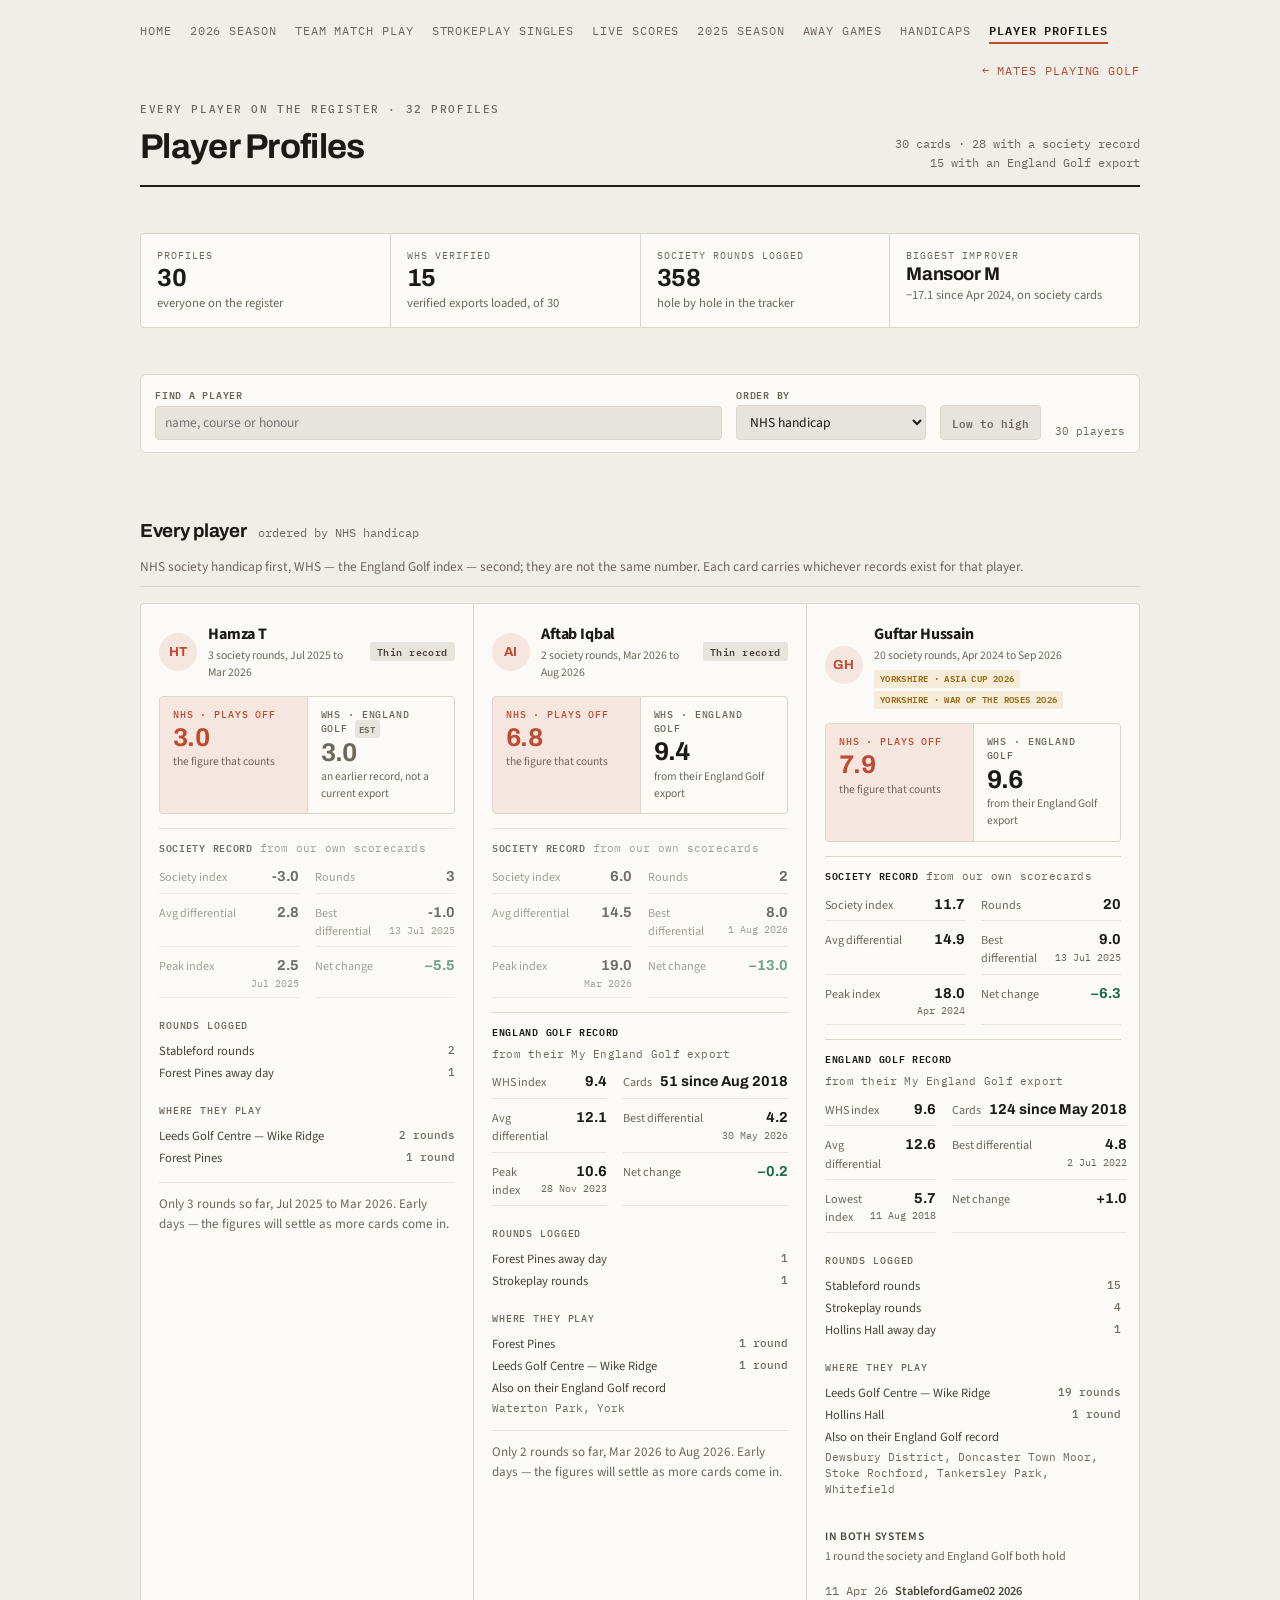
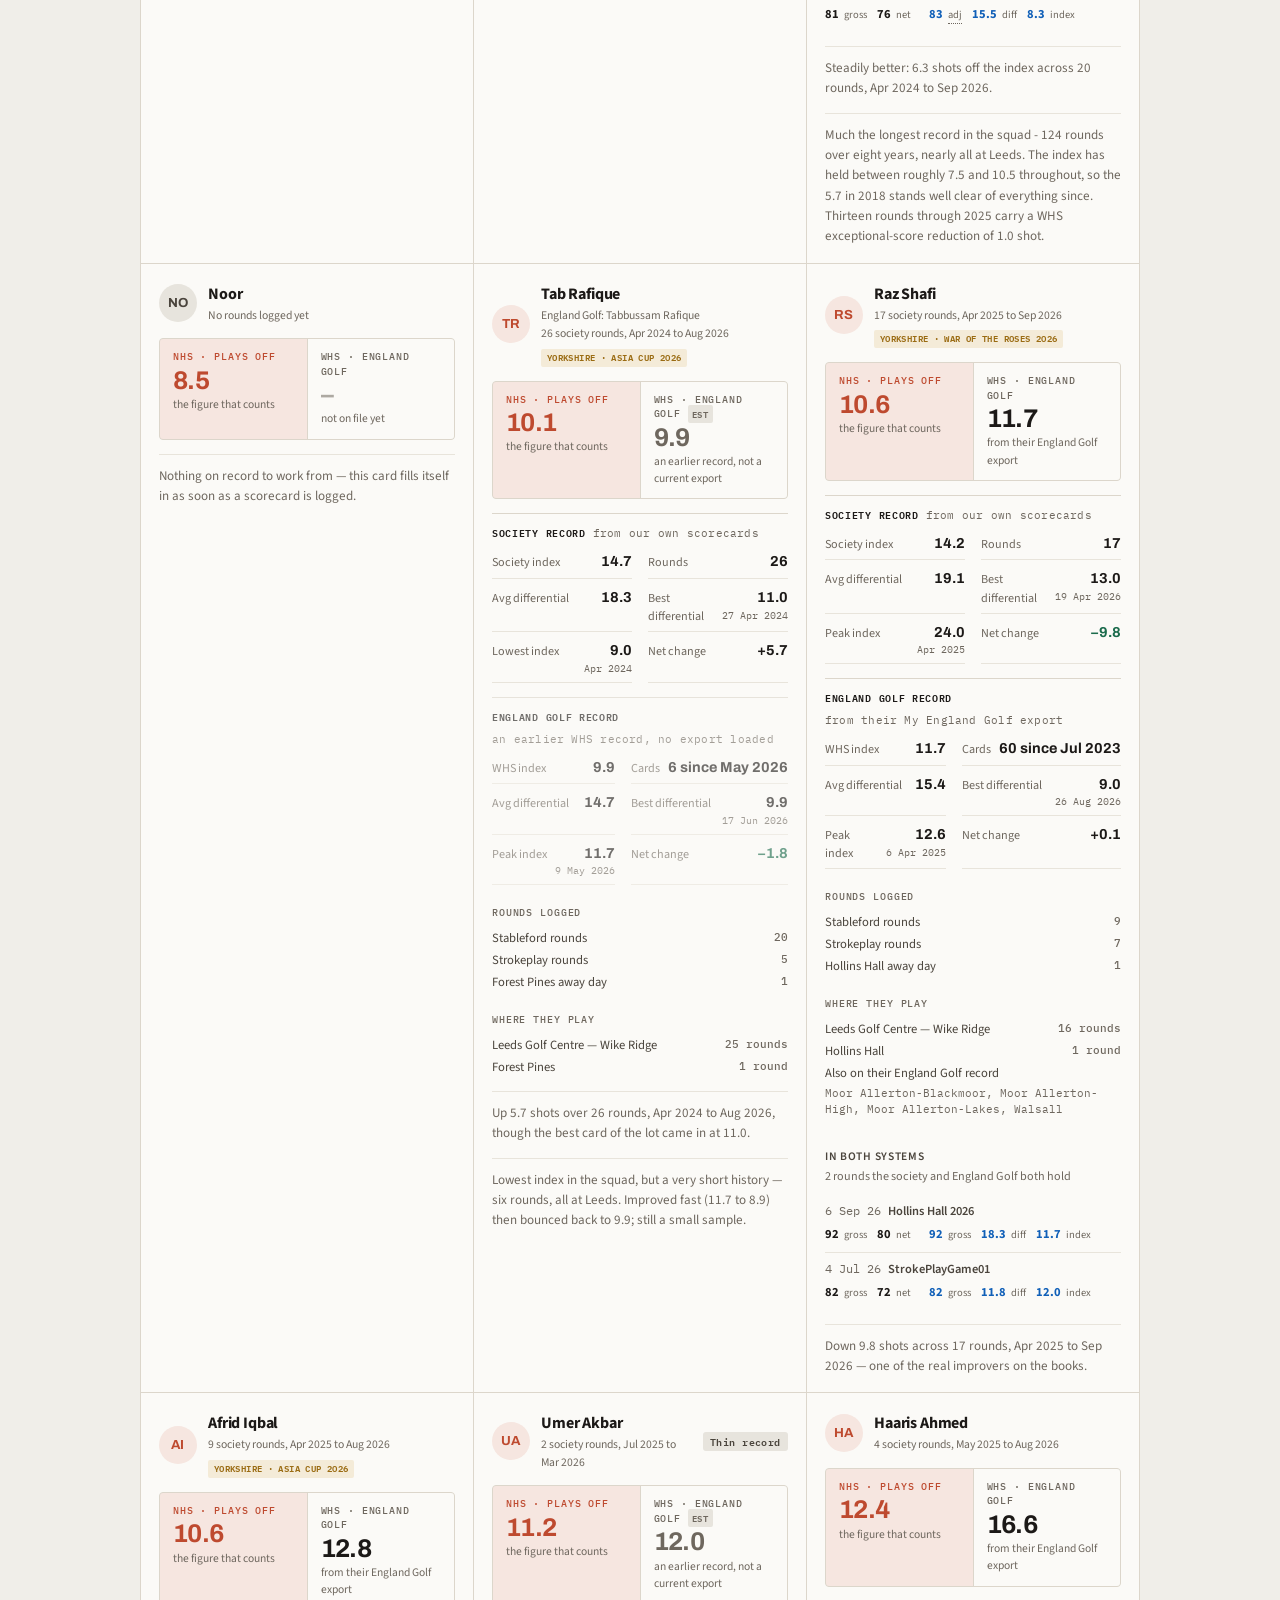
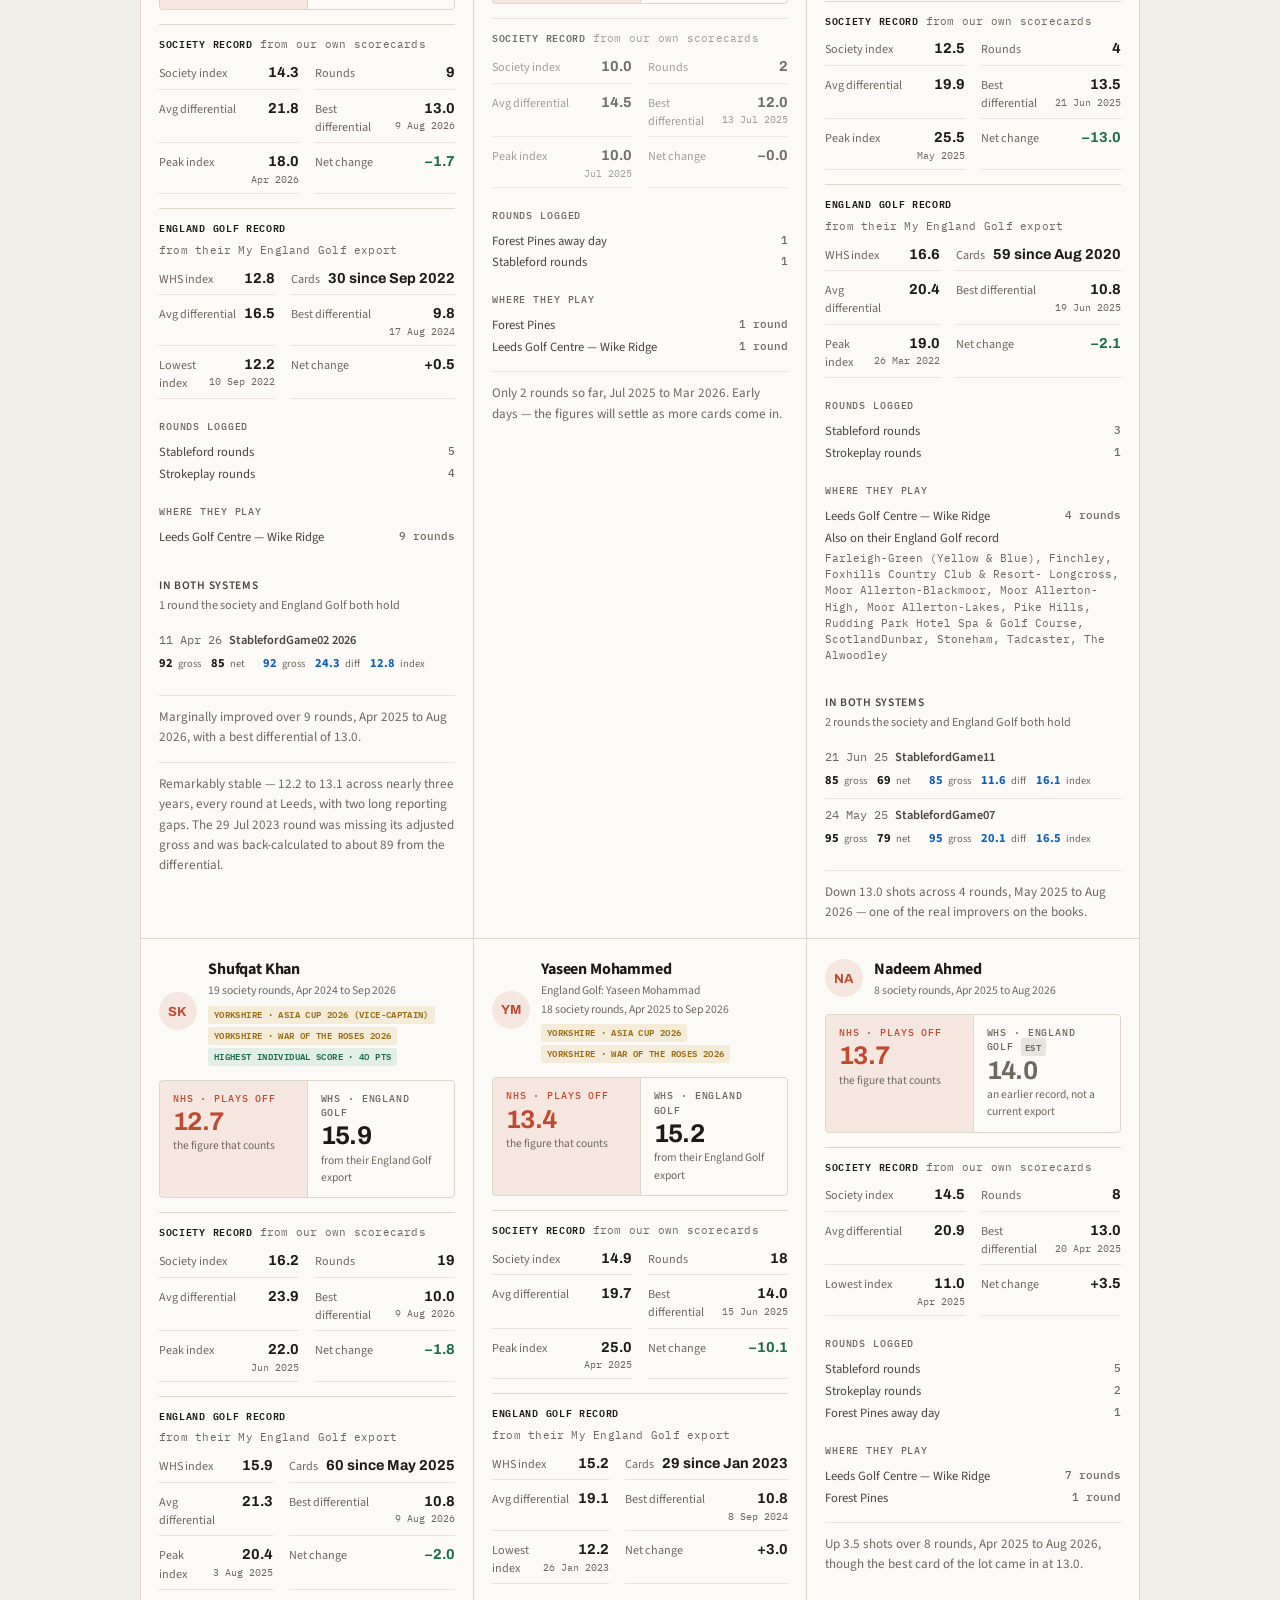
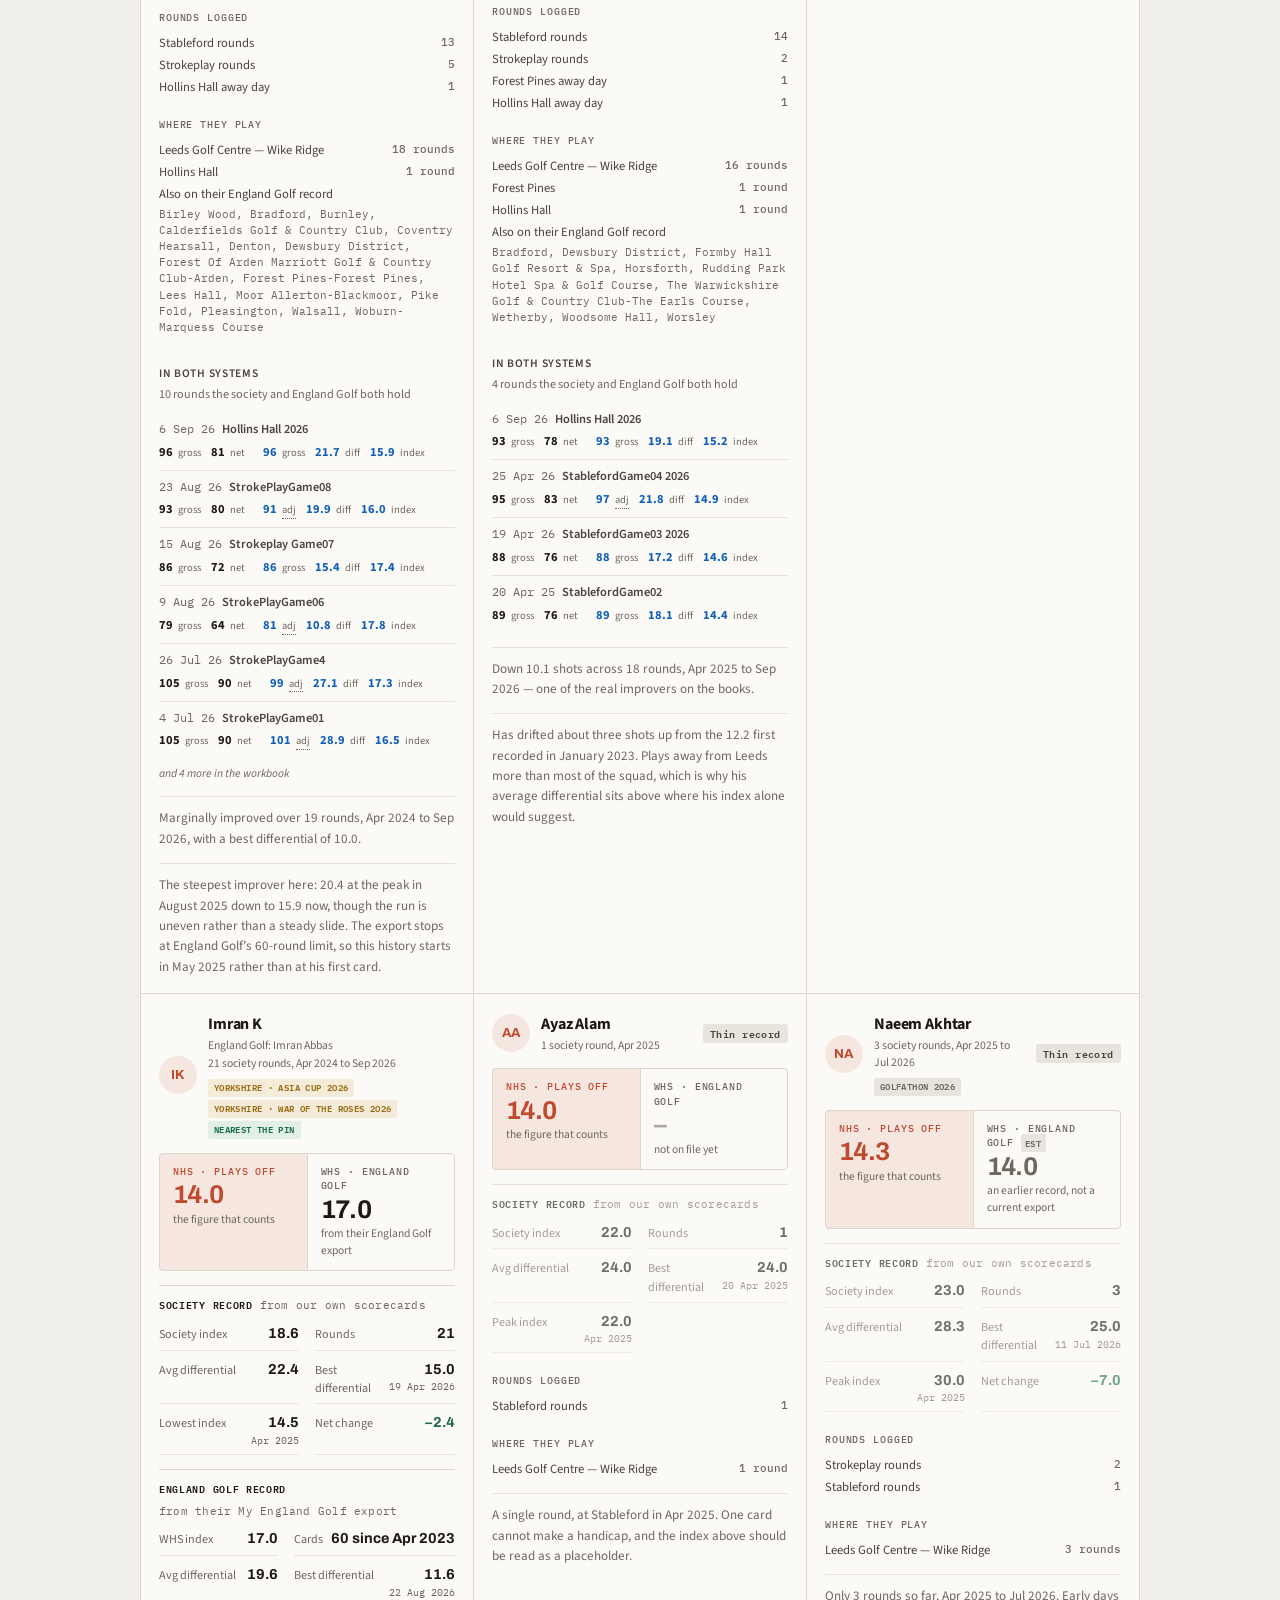
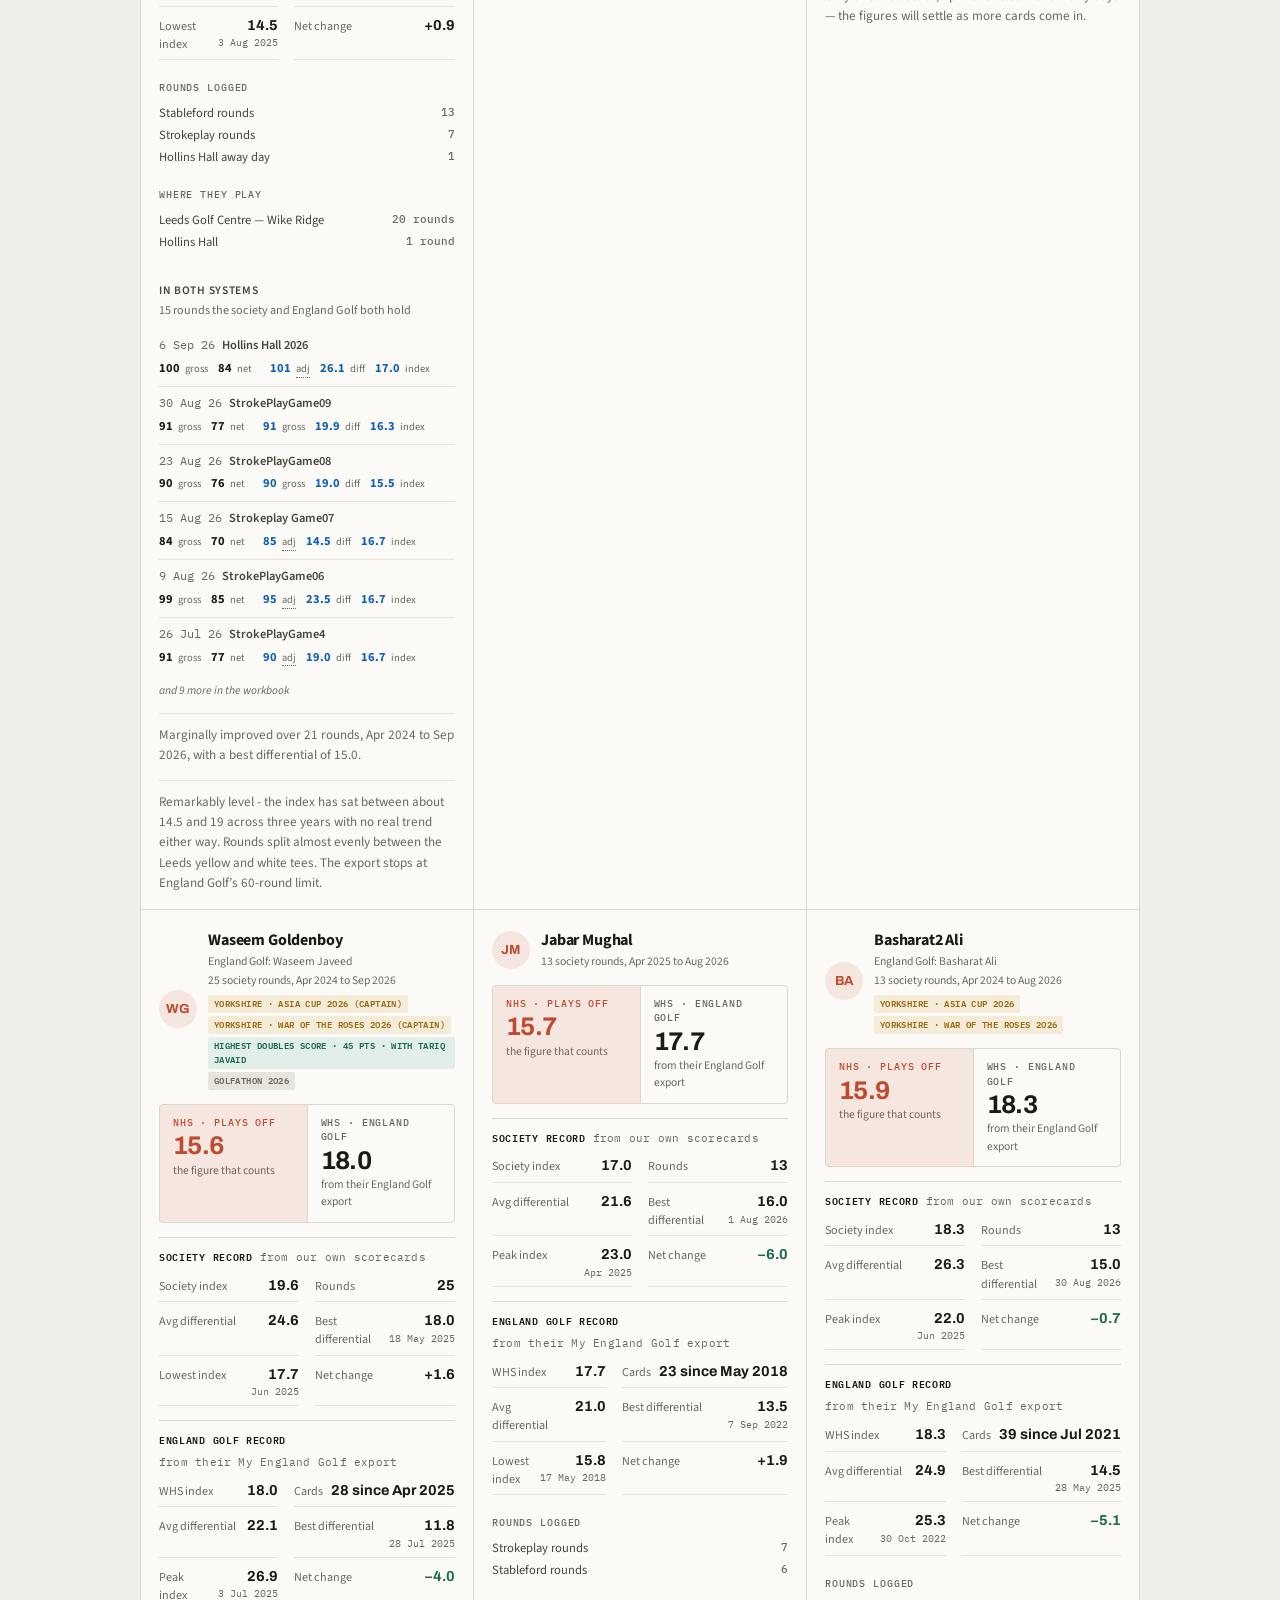
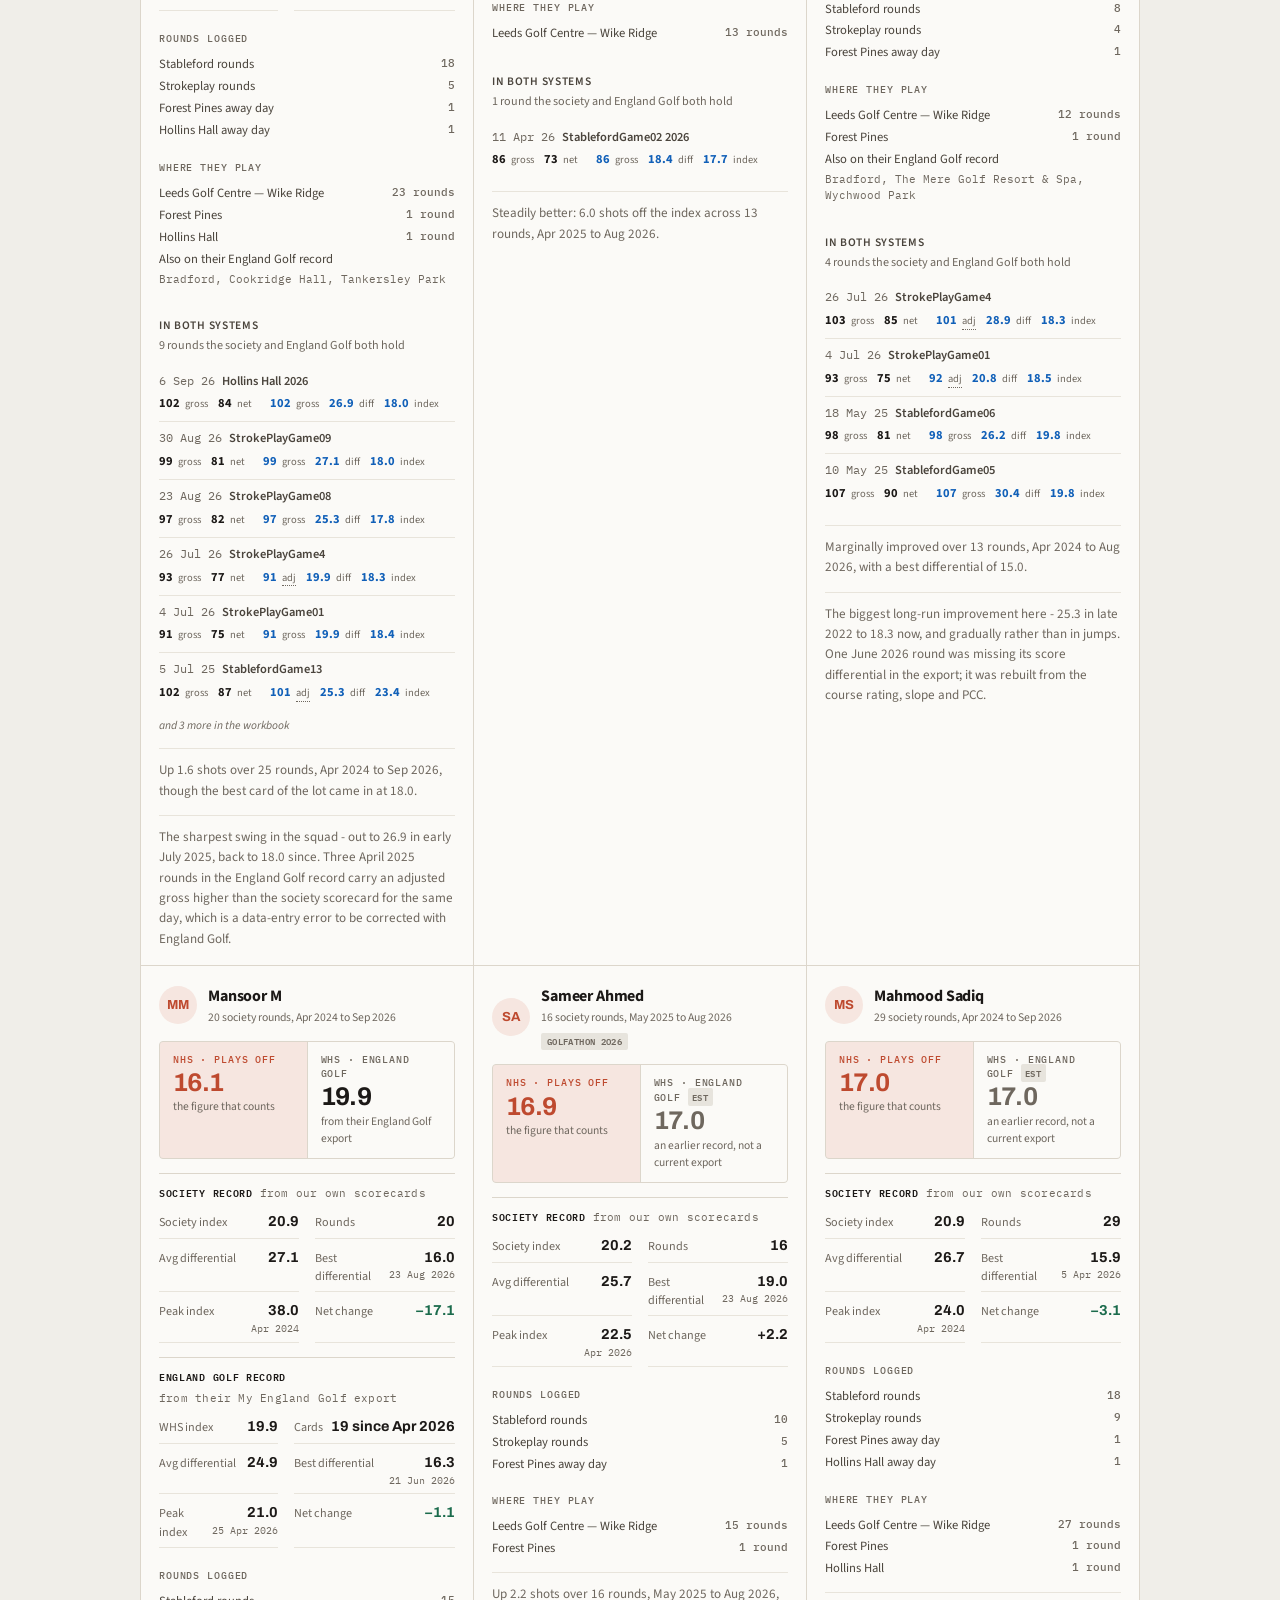
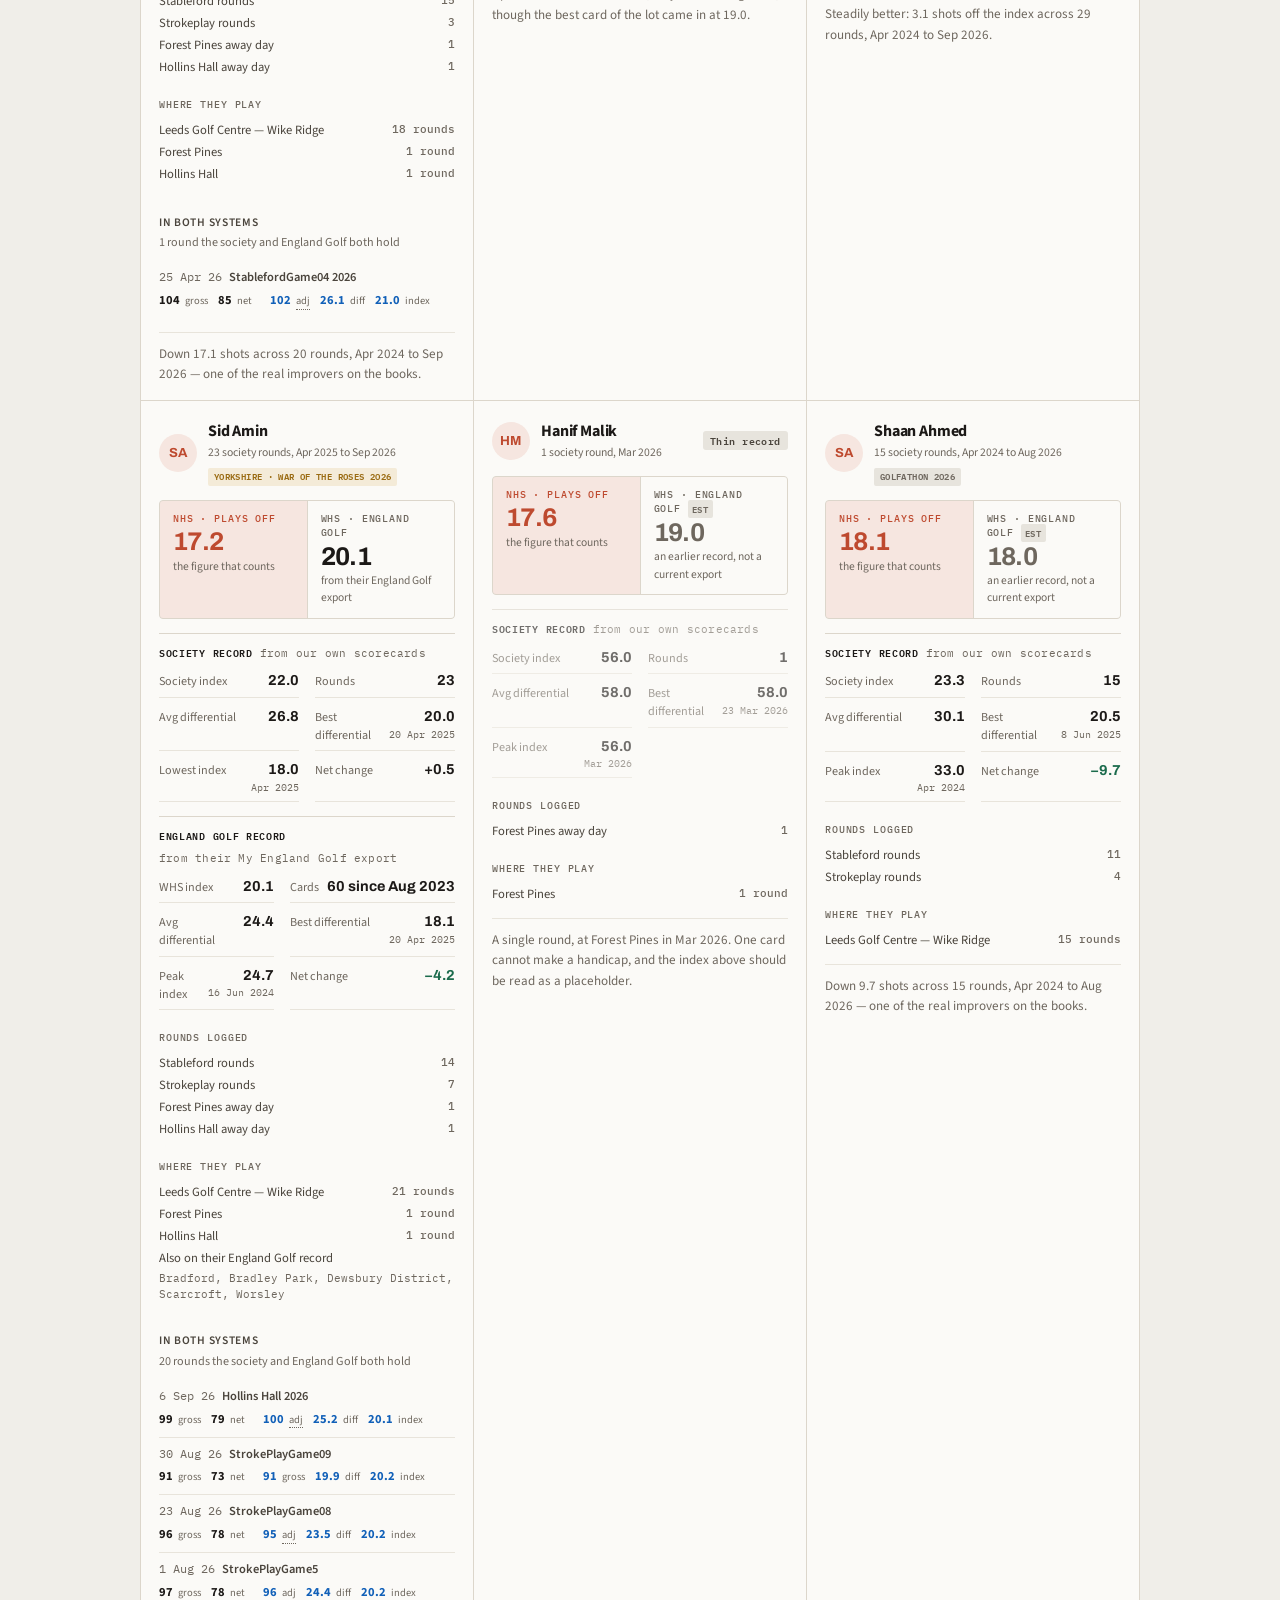
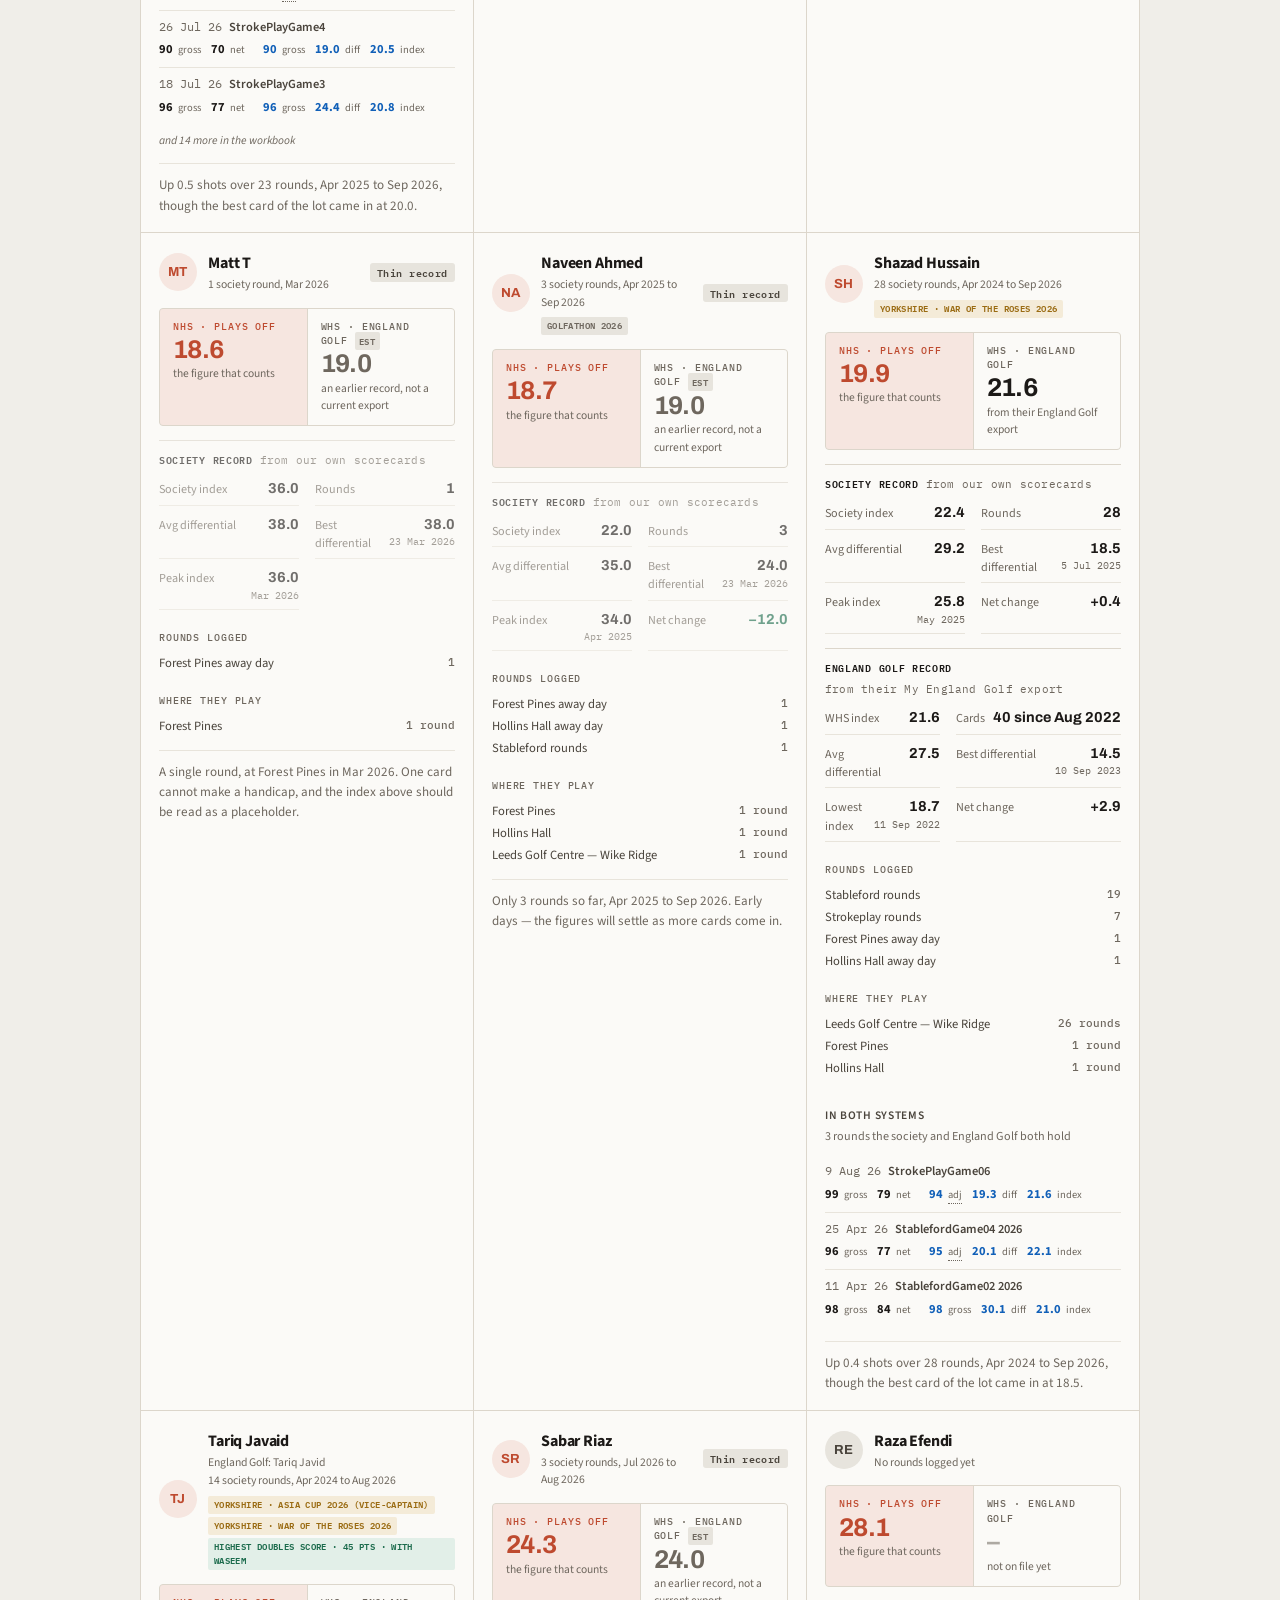
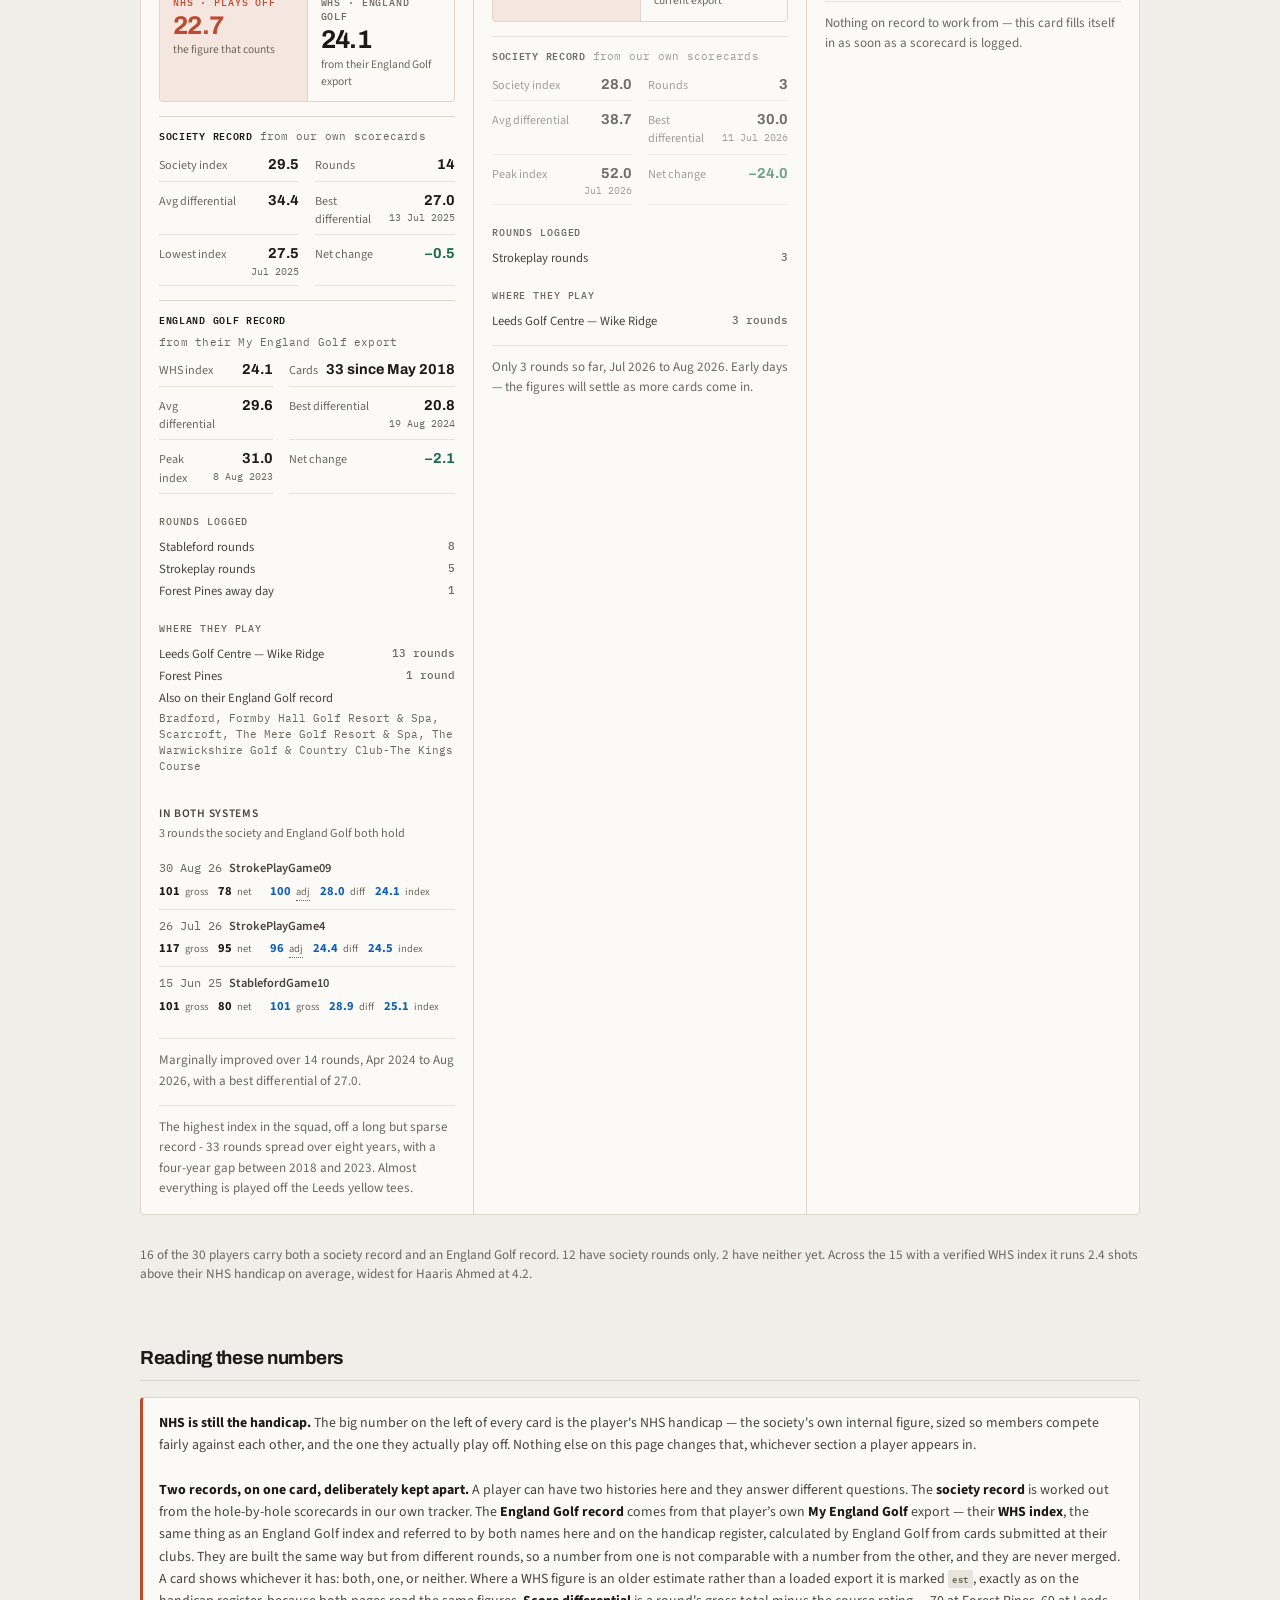
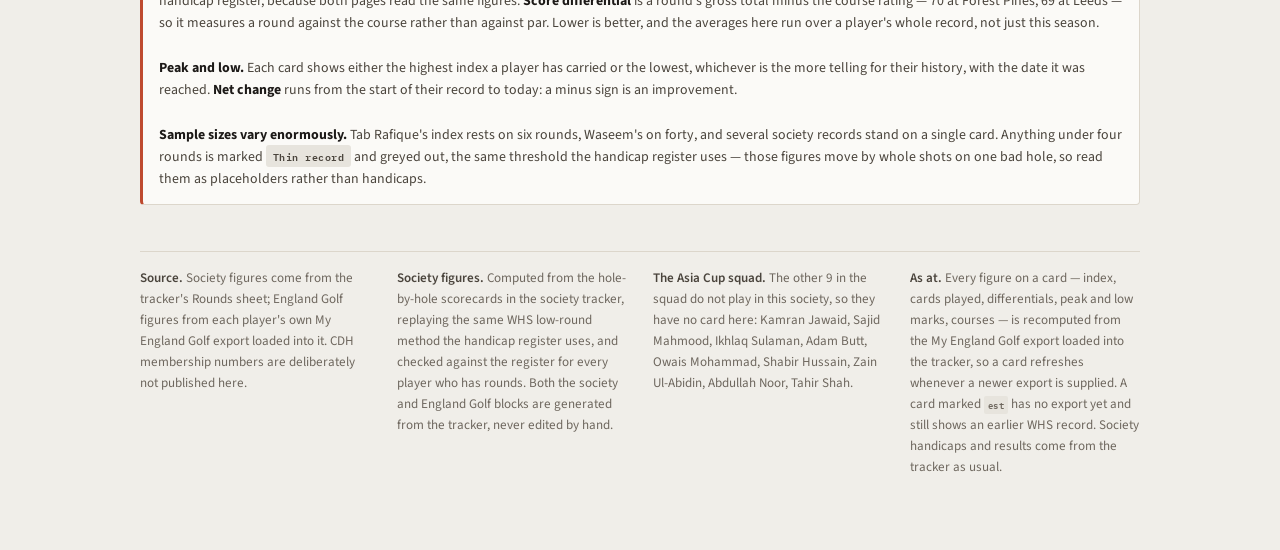
<file: profiles.html>
<!doctype html>
<html lang="en">
<head>
<meta charset="utf-8">
<meta name="viewport" content="width=device-width,initial-scale=1">
<title>Player Profiles</title>
<meta name="description" content="WHS (England Golf) round histories for society players, alongside their NHS society handicap.">
<link rel="stylesheet" href="https://fonts.googleapis.com/css2?family=Archivo:wght@500;600;700;800&family=IBM+Plex+Mono:wght@400;500;600&family=Source+Sans+3:wght@400;500;600;700&display=swap">
<link rel="stylesheet" href="style.css?v=f9aa6899">
<link rel="icon" href="favicon-32.png?v=7d5e942c" sizes="32x32" type="image/png">
<link rel="icon" href="favicon-16.png?v=1fc5ad18" sizes="16x16" type="image/png">
<link rel="apple-touch-icon" href="apple-touch-icon.png?v=20639bb8">
</head>
<body>
<div class="page">

  <nav class="sitenav">
    <a href="index.html">Home</a>
    <a href="season.html">2026 season</a>
    <a href="matchplay.html">Team match play</a>
    <a href="strokeplay2026.html">Strokeplay Singles</a>
    <a href="live.html">Live scores</a>
    <a href="2025season.html">2025 season</a>
    <a href="awaygames.html">Away games</a>
    <a href="handicaps.html">Handicaps</a>
    <a href="profiles.html" aria-current="page">Player profiles</a>
    <a class="back" target="_top" href="https://sites.google.com/view/mpgolf">&larr; Mates Playing Golf</a>
  </nav>

  <header class="masthead">
    <div>
      <div class="eyebrow">Every player on the register &middot; 32 profiles</div>
      <h1>Player Profiles</h1>
    </div>
    <div class="stamp" id="stamp"></div>
  </header>

  <div class="strip">
    <div class="stat"><span class="k">Profiles</span><span class="v num" id="cProf">0</span><span class="sub" id="sProf"></span></div>
    <div class="stat"><span class="k">WHS verified</span><span class="v num" id="cEG">0</span><span class="sub" id="sEG"></span></div>
    <div class="stat"><span class="k">Society rounds logged</span><span class="v num" id="cRounds">0</span><span class="sub">hole by hole in the tracker</span></div>
    <div class="stat"><span class="k">Biggest improver</span><span class="v num" id="cImp" style="font-size:1.15rem">&mdash;</span><span class="sub" id="sImp"></span></div>
  </div>

  <div class="controls">
    <label class="ctl-search">
      <span class="lbl">Find a player</span>
      <input id="q" type="search" placeholder="name, course or honour" autocomplete="off">
    </label>
    <label class="ctl-sort">
      <span class="lbl">Order by</span>
      <select id="sort">
        <option value="nhs">NHS handicap</option>
        <option value="name">Name</option>
        <option value="rounds">Society rounds</option>
        <option value="whs">WHS index</option>
      </select>
    </label>
    <button id="dir" type="button" class="ctl-dir" aria-label="Reverse the order">Low to high</button>
    <span class="ctl-count" id="count"></span>
  </div>

  <section>
    <div class="head">
      <div class="head-l">
        <h2>Every player</h2>
        <span class="when" id="orderNote">ordered by NHS handicap</span>
      </div>
      <p>NHS society handicap first, WHS &mdash; the England Golf index &mdash; second; they are not the
        same number. Each card carries whichever records exist for that player.</p>
    </div>
    <div class="profiles" id="cards"></div>
    <p class="after" id="cardsNote"></p>
  </section>

  <section>
    <div class="head">
      <div class="head-l"><h2>Reading these numbers</h2></div>
    </div>
    <div class="note">
      <b>NHS is still the handicap.</b> The big number on the left of every card is the player's NHS
      handicap &mdash; the society's own internal figure, sized so members compete fairly against each
      other, and the one they actually play off. Nothing else on this page changes that, whichever
      section a player appears in.
      <br><br>
      <b>Two records, on one card, deliberately kept apart.</b> A player can have two histories here
      and they answer different questions. The <b>society record</b> is worked out from the hole-by-hole
      scorecards in our own tracker. The <b>England Golf record</b> comes from that player&rsquo;s own
      <b>My England Golf</b> export &mdash; their <b>WHS index</b>, the same thing as an England Golf
      index and referred to by both names here and on the handicap register, calculated by England Golf
      from cards submitted at their clubs. They are built the same way but from different rounds, so a
      number from one is not comparable with a number from the other, and they are never merged. A card
      shows whichever it has: both, one, or neither. Where a WHS figure is an older estimate rather than
      a loaded export it is marked <span class="src">est</span>, exactly as on the handicap register,
      because both pages read the same figures.
      <b>Score differential</b> is a round's gross total minus the course rating &mdash; 70 at Forest
      Pines, 69 at Leeds &mdash; so it measures a round against the course rather than against par.
      Lower is better, and the averages here run over a player's whole record, not just this season.
      <br><br>
      <b>Peak and low.</b> Each card shows either the highest index a player has carried or the lowest,
      whichever is the more telling for their history, with the date it was reached. <b>Net change</b>
      runs from the start of their record to today: a minus sign is an improvement.
      <br><br>
      <b>Sample sizes vary enormously.</b> Tab Rafique's index rests on six rounds, Waseem's on forty,
      and several society records stand on a single card. Anything under four rounds is marked
      <span class="pill">Thin record</span> and greyed out, the same threshold the handicap register
      uses &mdash; those figures move by whole shots on one bad hole, so read them as placeholders
      rather than handicaps.
    </div>
  </section>

  <footer>
    <div><b>Source.</b> <span id="srcLine"></span> CDH membership numbers are deliberately not published here.</div>
    <div><b>Society figures.</b> Computed from the hole-by-hole scorecards in the society tracker, replaying the same WHS low-round method the handicap register uses, and checked against the register for every player who has rounds. Both the society and England Golf blocks are generated from the tracker, never edited by hand.</div>
    <div><b>The Asia Cup squad.</b> <span id="othersLine"></span></div>
    <div><b>As at.</b> Every figure on a card &mdash; index, cards played, differentials, peak and low marks, courses &mdash; is recomputed from the My England Golf export loaded into the tracker, so a card refreshes whenever a newer export is supplied. A card marked <span class="src">est</span> has no export yet and still shows an earlier WHS record. Society handicaps and results come from the tracker as usual.</div>
  </footer>
</div>

<script src="data.js?v=d5c36b93"></script>
<script>
  const REG = Object.fromEntries(REGISTER.map(r => [r.n, r]));
  const f1  = v => v.toFixed(1);
  const sgn = v => (v > 0 ? '+' : '−') + Math.abs(v).toFixed(1);

  /* A record off fewer than this many rounds swings too wildly on a single
     card to lean on, so it is greyed and flagged, exactly as the handicap
     register does. */
  const MIN_ROUNDS = 4;
  const thin = st => st && st.rounds > 0 && st.rounds < MIN_ROUNDS;

  const initials = n => {
    const w = n.trim().split(/\s+/);
    return (w.length > 1 ? w[0][0] + w[1][0] : n.slice(0, 2)).toUpperCase();
  };

  /* Three states, identical to the handicap register: a verified England Golf
     index, an older estimate, or nothing on file. Both pages read REGISTER. */
  function egState(r){
    if (!r || r.whs == null) return 'none';
    return r.whsOfficial === true ? 'official' : 'est';
  }

  /* Squad selections and tournament awards are achievements held against the
     player, never a source of any figure on this page. */
  function honour(r){
    if (!r || !r.honours || !r.honours.length) return '';
    return `<span class="honours">` + r.honours.map(h =>
      `<span class="honour ${h.k}">${h.t}</span>`).join('') + `</span>`;
  }

  /* Where a player has played. Society venues carry a round count; anything
     from their own England Golf record is listed separately, because it is
     general play, not society golf. */
  function venueBlock(name){
    const v = (typeof VENUES !== 'undefined' && VENUES[name]) || null;
    if (!v || !v.play.length) return '';
    return `<div class="courses">
      <span class="lbl">Where they play</span>
      <ul>${v.play.map(([c,n]) => `<li><span>${c}</span><b>${n} round${n === 1 ? '' : 's'}</b></li>`).join('')}
      ${v.extra.length ? `<li class="elsewhere"><span>Also on their England Golf record</span>
        <b>${v.extra.join(', ')}</b></li>` : ''}</ul>
    </div>`;
  }

  /* One block of figures, used for both records so they read identically and
     can never be mistaken for each other. */
  /* ---------- rounds that are in both handicap systems ----------
     The society plays off NHS and England Golf keeps a WHS index, and the two
     are never the same number. The honest way to compare them is on the SAME
     round: one card, seen twice.

     Only society competitions that also reached England Golf appear. A
     member's own golf elsewhere stays out - it is their record, not the
     society's. See whs_linked_write.py.

     STACKED, NOT TABULAR. A profile card is 332px wide in a three-column grid;
     the eight columns this wants would need 543px and land in a sideways
     scroller inside the card. Two short lines per round fit and read better. */
  const LINKED_SHOWN = 6;

  function linkedBlock(name){
    const rs = (typeof WHS_LINKED === 'undefined' ? null : WHS_LINKED[name]) || [];
    if (!rs.length) return '';

    const MON = ['Jan','Feb','Mar','Apr','May','Jun','Jul','Aug','Sep','Oct','Nov','Dec'];
    const when = d => { const [y,m,dd] = d.split('-'); return `${+dd} ${MON[+m-1]} ${y.slice(2)}`; };

    const items = rs.slice(0, LINKED_SHOWN).map(([d, ev, sg, sn, tee, cr, wg, diff, idx]) => {
      // WHS caps a hole at net double bogey, so its adjusted gross can be
      // lower than the card. Mark it rather than let it look like an error.
      const capped = (sg != null && wg != null && wg !== sg);
      return `<li>
        <span class="lk-d">${when(d)}<em>${ev || ''}</em></span>
        <span class="lk-v">
          <b>${sg == null ? '&ndash;' : sg}</b><i>gross</i>
          <b>${sn == null ? '&ndash;' : sn}</b><i>net</i>
        </span>
        <span class="lk-v lk-eg">
          <b>${wg == null ? '&ndash;' : wg}</b><i${capped ? ' class="cap" title="WHS caps each hole at net double bogey"' : ''}>${capped ? 'adj' : 'gross'}</i>
          <b>${diff == null ? '&ndash;' : diff.toFixed(1)}</b><i>diff</i>
          <b>${idx == null ? '&ndash;' : idx.toFixed(1)}</b><i>index</i>
        </span>
      </li>`;
    }).join('');

    const more = rs.length > LINKED_SHOWN
      ? `<p class="lk-more">and ${rs.length - LINKED_SHOWN} more in the workbook</p>` : '';

    return `<div class="linked">
      <span class="lbl">In both systems<em>${rs.length} round${rs.length === 1 ? '' : 's'} the society and England Golf both hold</em></span>
      <ul class="lk">${items}</ul>${more}
    </div>`;
  }

  function recordBlock(title, source, st, o){
    const markLabel = st.mark.kind === 'low' ? 'Lowest index' : 'Peak index';
    return `<div class="rec${o.faded ? ' faded' : ''}">
      <span class="rec-h">${title}<em>${source}</em></span>
      <dl class="facts">
        <div><dt>${o.idxLabel}</dt><dd class="num">${f1(st.idx)}</dd></div>
        <div><dt>${o.countLabel}</dt><dd class="num">${o.count}</dd></div>
        <div><dt>Avg differential</dt><dd class="num">${f1(o.avg)}</dd></div>
        <div><dt>Best differential</dt><dd class="num">${f1(st.best.v)}<span class="when">${st.best.d}</span></dd></div>
        <div><dt>${markLabel}</dt><dd class="num">${f1(st.mark.v)}<span class="when">${st.mark.d}</span></dd></div>
        ${o.one ? '' :
          `<div><dt>Net change</dt><dd class="num ${st.net < 0 ? 'good' : ''}">${sgn(st.net)}</dd></div>`}
      </dl>
    </div>`;
  }

  function card(r){
    const soc = SOCIETY_STATS[r.n], whs = WHS_STATS[r.n];
    const eg  = egState(r), egname = EG_NAMES[r.n];
    const span = soc ? (soc.first === soc.last ? soc.first : `${soc.first} to ${soc.last}`) : null;

    return `<article class="prof">
      <header class="prof-top">
        <span class="av${soc ? '' : ' soc'}">${initials(r.n)}</span>
        <span class="id">
          <b>${r.n}</b>
          ${egname ? `<span class="alias">England Golf: ${egname}</span>` : ''}
          <span class="alias">${soc
            ? `${soc.rounds} society round${soc.rounds === 1 ? '' : 's'}, ${span}`
            : 'No rounds logged yet'}</span>
          ${honour(r)}
        </span>
        ${thin(soc) ? '<span class="pill thin-pill">Thin record</span>' : ''}
      </header>

      <div class="hcs">
        <div class="hc lead">
          <span class="lbl">NHS &middot; plays off</span>
          <span class="big num">${r.nhs == null ? '&ndash;' : f1(r.nhs)}</span>
          <span class="foot">${r.nhs == null ? 'no NHS figure on file' : 'the figure that counts'}</span>
        </div>
        <div class="hc${eg === 'none' ? ' empty' : ''}${eg === 'est' ? ' stale' : ''}">
          <span class="lbl">WHS &middot; England Golf${
            eg === 'est' ? ' <span class="src" title="An earlier WHS record, no My England Golf export loaded for this player yet">est</span>' : ''}</span>
          <span class="big num">${eg === 'none' ? '&ndash;' : f1(r.whs)}</span>
          <span class="foot">${
            eg === 'official' ? 'from their England Golf export'
            : eg === 'est' ? 'an earlier record, not a current export'
            : 'not on file yet'}</span>
        </div>
      </div>

      ${soc ? recordBlock('Society record', 'from our own scorecards', soc,
          {idxLabel:'Society index', avg:soc.avg, faded:thin(soc), one:soc.rounds === 1,
           countLabel:'Rounds', count:soc.rounds})
        : `<p class="prof-note">Nothing on record to work from &mdash; this card fills itself in as soon as a scorecard is logged.</p>`}

      ${whs ? recordBlock('England Golf record',
          whs.noExport ? 'an earlier WHS record, no export loaded' : 'from their My England Golf export',
          whs, {idxLabel:'WHS index', avg:whs.avgDiff, faded:!!whs.noExport, one:false,
                countLabel:'Cards', count:`${whs.scores} since ${whs.since}`}) : ''}

      ${soc ? `<div class="courses">
        <span class="lbl">Rounds logged</span>
        <ul>${soc.ev.map(([e,n]) => `<li><span>${e}</span><b>${n}</b></li>`).join('')}</ul>
      </div>` : ''}
      ${venueBlock(r.n)}
      ${linkedBlock(r.n)}

      ${soc ? `<p class="prof-note">${socNote(soc)}</p>` : ''}
      ${whs && whs.note ? `<p class="prof-note">${whs.note}</p>` : ''}
    </article>`;
  }

  /* ---------- summary tiles ---------- */
  (function(){
    const rounds = Object.values(SOCIETY_STATS).reduce((s,p) => s + p.rounds, 0);
    /* Improvement only means something once a player has a few cards behind
       them, so thin records are left out of this comparison. */
    const solid = Object.entries(SOCIETY_STATS).filter(([,p]) => p.rounds >= 8);
    const imp = solid.reduce((m,e) => e[1].net < m[1].net ? e : m);
    const egLoaded = REGISTER.filter(r => r.whsOfficial === true).length;
    document.getElementById('cProf').textContent   = REGISTER.length;
    document.getElementById('sProf').textContent   = 'everyone on the register';
    document.getElementById('cEG').textContent     = egLoaded;
    document.getElementById('sEG').textContent     = `verified exports loaded, of ${REGISTER.length}`;
    document.getElementById('cRounds').textContent = rounds;
    document.getElementById('cImp').textContent    = imp[0];
    document.getElementById('sImp').textContent    = sgn(imp[1].net) + ` since ${imp[1].first}, on society cards`;
    /* Counted against the register, not against SOCIETY_STATS on its own: a
       player can have a society record without being on the books - Mustapha T
       has the Forest Pines card but is no longer a member - and counting those
       here would claim more cards carry a record than there are cards. */
    const withRecord = REGISTER.filter(r => SOCIETY_STATS[r.n]).length;
    document.getElementById('stamp').innerHTML     =
      `${REGISTER.length} cards &middot; ${withRecord} with a society record` +
      `<br>${egLoaded} with an England Golf export`;
  })();

  /* ---------- ordering and search ----------
     Sorting is on the register, so this page stays in step with the handicap
     page. A player with no figure for the chosen key always sorts last,
     whichever direction the order runs. */
  const SORTS = {
    nhs:    {label:'NHS handicap',   low:'Low to high',  get: r => r.nhs},
    name:   {label:'name',           low:'A to Z',       get: r => r.n},
    rounds: {label:'society rounds', low:'Fewest first', get: r => r.rounds},
    whs:    {label:'WHS index',      low:'Low to high',  get: r => r.whs}
  };
  let sortKey = 'nhs', dir = 1, query = '';

  function haystack(r){
    const v = (typeof VENUES !== 'undefined' && VENUES[r.n]) || {play:[], extra:[]};
    const soc = SOCIETY_STATS[r.n];
    return [r.n, EG_NAMES[r.n],
            (r.honours || []).map(h => h.t).join(' '),
            (soc ? soc.ev.map(e => e[0]).join(' ') : ''),
            v.play.map(c => c[0]).join(' '),
            v.extra.join(' ')]
           .filter(Boolean).join(' ').toLowerCase();
  }

  function render(){
    const q = query.trim().toLowerCase();
    const rows = (q ? REGISTER.filter(r => haystack(r).includes(q)) : [...REGISTER])
      .sort((a, b) => {
        const get = SORTS[sortKey].get, x = get(a), y = get(b);
        const nx = x === null || x === undefined, ny = y === null || y === undefined;
        if (nx && ny) return a.n.localeCompare(b.n);
        if (nx) return 1;                 // blanks last, both directions
        if (ny) return -1;
        if (typeof x === 'string') return dir * x.localeCompare(y);
        return dir * (x - y);
      });

    document.getElementById('cards').innerHTML = rows.length
      ? rows.map(card).join('')
      : '<p class="prof-empty">No players match that search.</p>';
    document.getElementById('count').textContent = q
      ? `${rows.length} of ${REGISTER.length} shown`
      : `${REGISTER.length} players`;
    document.getElementById('orderNote').textContent = 'ordered by ' + SORTS[sortKey].label;
    document.getElementById('dir').textContent = dir === 1 ? SORTS[sortKey].low : 'Reversed';
  }

  document.getElementById('q').addEventListener('input', e => { query = e.target.value; render(); });
  document.getElementById('sort').addEventListener('change', e => { sortKey = e.target.value; dir = 1; render(); });
  document.getElementById('dir').addEventListener('click', () => { dir = -dir; render(); });
  render();

  /* ---------- narrative under the cards ---------- */
  (function(){
    const both    = REGISTER.filter(r => SOCIETY_STATS[r.n] && WHS_STATS[r.n]).length;
    const socOnly = REGISTER.filter(r => SOCIETY_STATS[r.n] && !WHS_STATS[r.n]).length;
    const egOnly  = REGISTER.filter(r => !SOCIETY_STATS[r.n] && WHS_STATS[r.n]).length;
    const neither = REGISTER.length - both - socOnly - egOnly;
    const gaps = REGISTER.filter(r => r.nhs != null && r.whsOfficial === true)
                         .map(r => ({n:r.n, d:r.whs - r.nhs}));
    const avgGap = gaps.reduce((s,g) => s + g.d, 0) / gaps.length;
    const widest = gaps.reduce((m,g) => g.d > m.d ? g : m);
    const bits = [`${both} of the ${REGISTER.length} players carry both a society record and an England Golf record.`];
    if (socOnly) bits.push(`${socOnly} have society rounds only.`);
    if (egOnly)  bits.push(`${egOnly} have an England Golf record but no society rounds.`);
    if (neither) bits.push(`${neither} have neither yet.`);
    bits.push(`Across the ${gaps.length} with a verified WHS index it runs ${avgGap.toFixed(1)} shots above their NHS handicap on average, widest for ${widest.n} at ${widest.d.toFixed(1)}.`);
    document.getElementById('cardsNote').textContent = bits.join(' ');

    document.getElementById('srcLine').textContent =
      "Society figures come from the tracker's Rounds sheet; England Golf figures from each player's own My England Golf export loaded into it.";
    document.getElementById('othersLine').textContent =
      `The other ${SQUAD_OTHERS.length} in the squad do not play in this society, so they have no card here: ` +
      SQUAD_OTHERS.join(', ') + '.';
  })();

  /* A short, honest line per player, written from their own numbers. */
  function socNote(p){
    if (p.rounds === 1) return `A single round, at ${p.ev[0][0].replace(' rounds','').replace(' away day','')} in ${p.first}. One card cannot make a handicap, and the index above should be read as a placeholder.`;
    if (thin(p))        return `Only ${p.rounds} rounds so far, ${p.first} to ${p.last}. Early days — the figures will settle as more cards come in.`;
    const span = p.first === p.last ? p.first : `${p.first} to ${p.last}`;
    if (p.net <= -8)  return `Down ${Math.abs(p.net).toFixed(1)} shots across ${p.rounds} rounds, ${span} — one of the real improvers on the books.`;
    if (p.net <= -3)  return `Steadily better: ${Math.abs(p.net).toFixed(1)} shots off the index across ${p.rounds} rounds, ${span}.`;
    if (p.net < 0)    return `Marginally improved over ${p.rounds} rounds, ${span}, with a best differential of ${f1(p.best.v)}.`;
    if (p.net === 0)  return `Level over ${p.rounds} rounds, ${span}. The index today is where it started.`;
    return `Up ${p.net.toFixed(1)} shots over ${p.rounds} rounds, ${span}, though the best card of the lot came in at ${f1(p.best.v)}.`;
  }
</script>
<style>
  .profiles{display:grid;grid-template-columns:repeat(auto-fit,minmax(330px,1fr));gap:1px;
    background:var(--border);border:1px solid var(--border);border-radius:4px;overflow:hidden;}
  .prof{background:var(--surface);padding:18px 18px 16px;display:flex;flex-direction:column;gap:14px;}

  .prof-top{display:flex;align-items:center;gap:11px;}
  .av{flex:none;width:38px;height:38px;border-radius:50%;background:var(--accent-wash);
    color:var(--accent);font-family:'Archivo',sans-serif;font-weight:700;font-size:.82rem;
    letter-spacing:.02em;display:flex;align-items:center;justify-content:center;}
  .prof-top .id{display:flex;flex-direction:column;gap:1px;min-width:0;}
  .prof-top .id b{font-size:1rem;font-weight:700;letter-spacing:-.01em;}
  .alias{font-size:.73rem;color:var(--muted);}
  .src{font-family:'IBM Plex Mono',ui-monospace,monospace;font-size:.58rem;font-weight:600;
    letter-spacing:.06em;padding:1px 4px;border-radius:2px;background:var(--surface-sunk);
    color:var(--muted);vertical-align:middle;}
  .hc.stale .big{color:var(--muted);}

  .hcs{display:grid;grid-template-columns:1fr 1fr;gap:1px;background:var(--border);
    border:1px solid var(--border);border-radius:4px;overflow:hidden;}
  .hc{background:var(--surface);padding:11px 13px;display:flex;flex-direction:column;gap:1px;}
  .hc.lead{background:var(--accent-wash);}
  .hc .lbl{font-family:'IBM Plex Mono',monospace;font-size:.6rem;font-weight:500;letter-spacing:.09em;
    text-transform:uppercase;color:var(--muted);}
  .hc.lead .lbl{color:var(--accent);}
  .hc .big{font-family:'Archivo',sans-serif;font-size:1.6rem;font-weight:700;line-height:1.15;
    letter-spacing:-.02em;}
  .hc.lead .big{color:var(--accent);}
  .hc .foot{font-size:.72rem;color:var(--muted);}

  .facts{margin:0;display:grid;grid-template-columns:1fr 1fr;gap:8px 16px;}
  .facts > div{display:flex;justify-content:space-between;align-items:baseline;gap:8px;
    border-bottom:1px solid var(--hairline);padding-bottom:5px;}
  .facts dt{font-size:.76rem;color:var(--muted);}
  .facts dd{margin:0;font-family:'Archivo',sans-serif;font-weight:700;font-size:.9rem;
    text-align:right;white-space:nowrap;}
  .facts dd.good{color:var(--live);}
  .facts dd .when{display:block;font-family:'IBM Plex Mono',monospace;font-size:.62rem;
    font-weight:400;color:var(--muted);letter-spacing:0;}

  .courses .lbl{font-family:'IBM Plex Mono',monospace;font-size:.6rem;font-weight:500;
    letter-spacing:.09em;text-transform:uppercase;color:var(--muted);}
  .courses ul{list-style:none;margin:6px 0 0;padding:0;display:flex;flex-direction:column;gap:3px;}
  .courses li{display:flex;justify-content:space-between;gap:10px;font-size:.79rem;
    color:var(--ink-2);}
  .courses li span{min-width:0;}
  .courses li b{flex:none;font-family:'IBM Plex Mono',monospace;font-size:.7rem;font-weight:500;
    color:var(--muted);white-space:nowrap;}

  .prof-note{margin:0;font-size:.82rem;line-height:1.55;color:var(--muted);
    border-top:1px solid var(--hairline);padding-top:11px;}

  .av.soc{background:var(--surface-sunk);color:var(--ink-2);}
  .hc.empty .big{color:var(--muted);opacity:.55;}
  .pill.thin-pill{flex:none;margin-left:auto;}
  .controls{display:flex;flex-wrap:wrap;align-items:flex-end;gap:14px;margin:0 0 18px;
    padding:12px 14px;background:var(--surface);border:1px solid var(--border);border-radius:6px;}
  .controls .lbl{display:block;font-family:'IBM Plex Mono',ui-monospace,monospace;
    font-size:.6rem;font-weight:600;letter-spacing:.08em;text-transform:uppercase;
    color:var(--muted);margin-bottom:4px;}
  .ctl-search{flex:1 1 220px;}
  .ctl-search input,.ctl-sort select{width:100%;font:inherit;font-size:.85rem;
    padding:6px 9px;border:1px solid var(--border);border-radius:4px;
    background:var(--surface-sunk);color:inherit;}
  .ctl-search input:focus,.ctl-sort select:focus{outline:2px solid var(--accent);outline-offset:1px;}
  .ctl-sort{flex:0 1 190px;}
  .ctl-dir{font-family:'IBM Plex Mono',ui-monospace,monospace;font-size:.7rem;font-weight:600;
    padding:7px 11px;border:1px solid var(--border);border-radius:4px;cursor:pointer;
    background:var(--surface-sunk);color:var(--muted);}
  .ctl-dir:hover{color:var(--ink);border-color:var(--muted);}
  .ctl-count{margin-left:auto;font-family:'IBM Plex Mono',ui-monospace,monospace;
    font-size:.7rem;color:var(--muted);}
  .prof-empty{padding:18px 2px;color:var(--muted);font-size:.9rem;}
  .rec{border-top:1px solid var(--border);padding-top:11px;}
  .rec.faded{opacity:.62;}
  .rec-h{display:flex;flex-wrap:wrap;align-items:baseline;gap:7px;margin-bottom:9px;
    font-family:'IBM Plex Mono',ui-monospace,monospace;font-size:.62rem;font-weight:600;
    letter-spacing:.07em;text-transform:uppercase;color:var(--ink);}
  .rec-h em{font-style:normal;font-weight:400;letter-spacing:.02em;text-transform:none;
    font-size:.7rem;color:var(--muted);}
  .rec .facts{margin:0;}
  /* The other rows are "Course .......... 2 rounds", so the value is short and
     held on one line. This row's value is a comma list of course names, and
     nowrap turned it into a single enormous line that squeezed the label to
     nothing - the words ran vertically down the card. Stack it instead and let
     it wrap. */
  .courses li.elsewhere{flex-direction:column;align-items:flex-start;gap:2px;}
  .courses li.elsewhere b{flex:0 1 auto;white-space:normal;text-align:left;
    font-weight:400;color:var(--muted);line-height:1.45;}
  @media (max-width:560px){ .ctl-count{margin-left:0;} }
  .honours{display:flex;flex-wrap:wrap;gap:3px;margin-top:5px;}
  .honour{display:inline-block;font-family:'IBM Plex Mono',ui-monospace,monospace;
    font-size:.58rem;font-weight:600;letter-spacing:.04em;text-transform:uppercase;
    padding:2px 6px;border-radius:2px;background:var(--gold-wash);color:var(--gold);}
  .honour.award{background:var(--live-wash);color:var(--live);}
  .honour.charity{background:var(--surface-sunk);color:var(--muted);}
  .facts.faded dd{color:var(--muted);}

  @media (max-width:420px){
    .facts{grid-template-columns:1fr;}
  }
</style>
<script src="fresh.js?v=c1589ab7"></script>
</body>
</html>
</file>
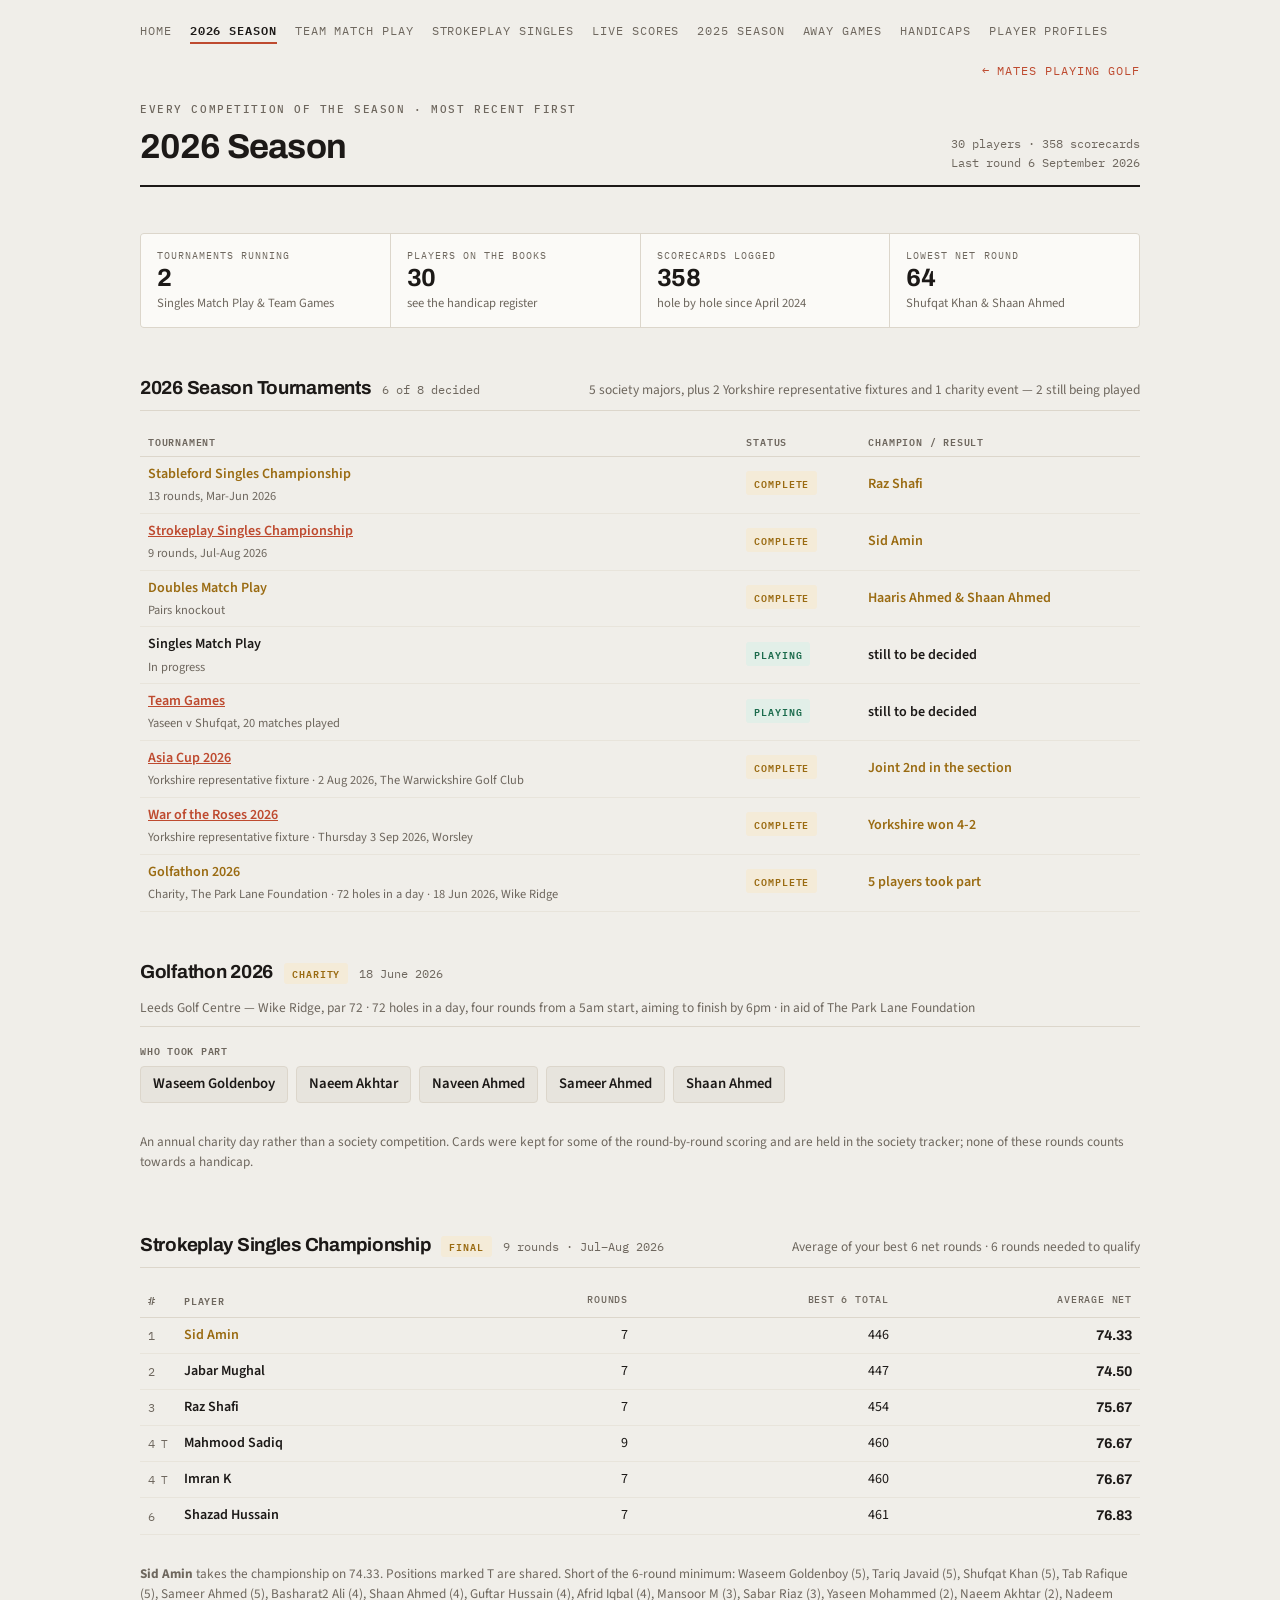
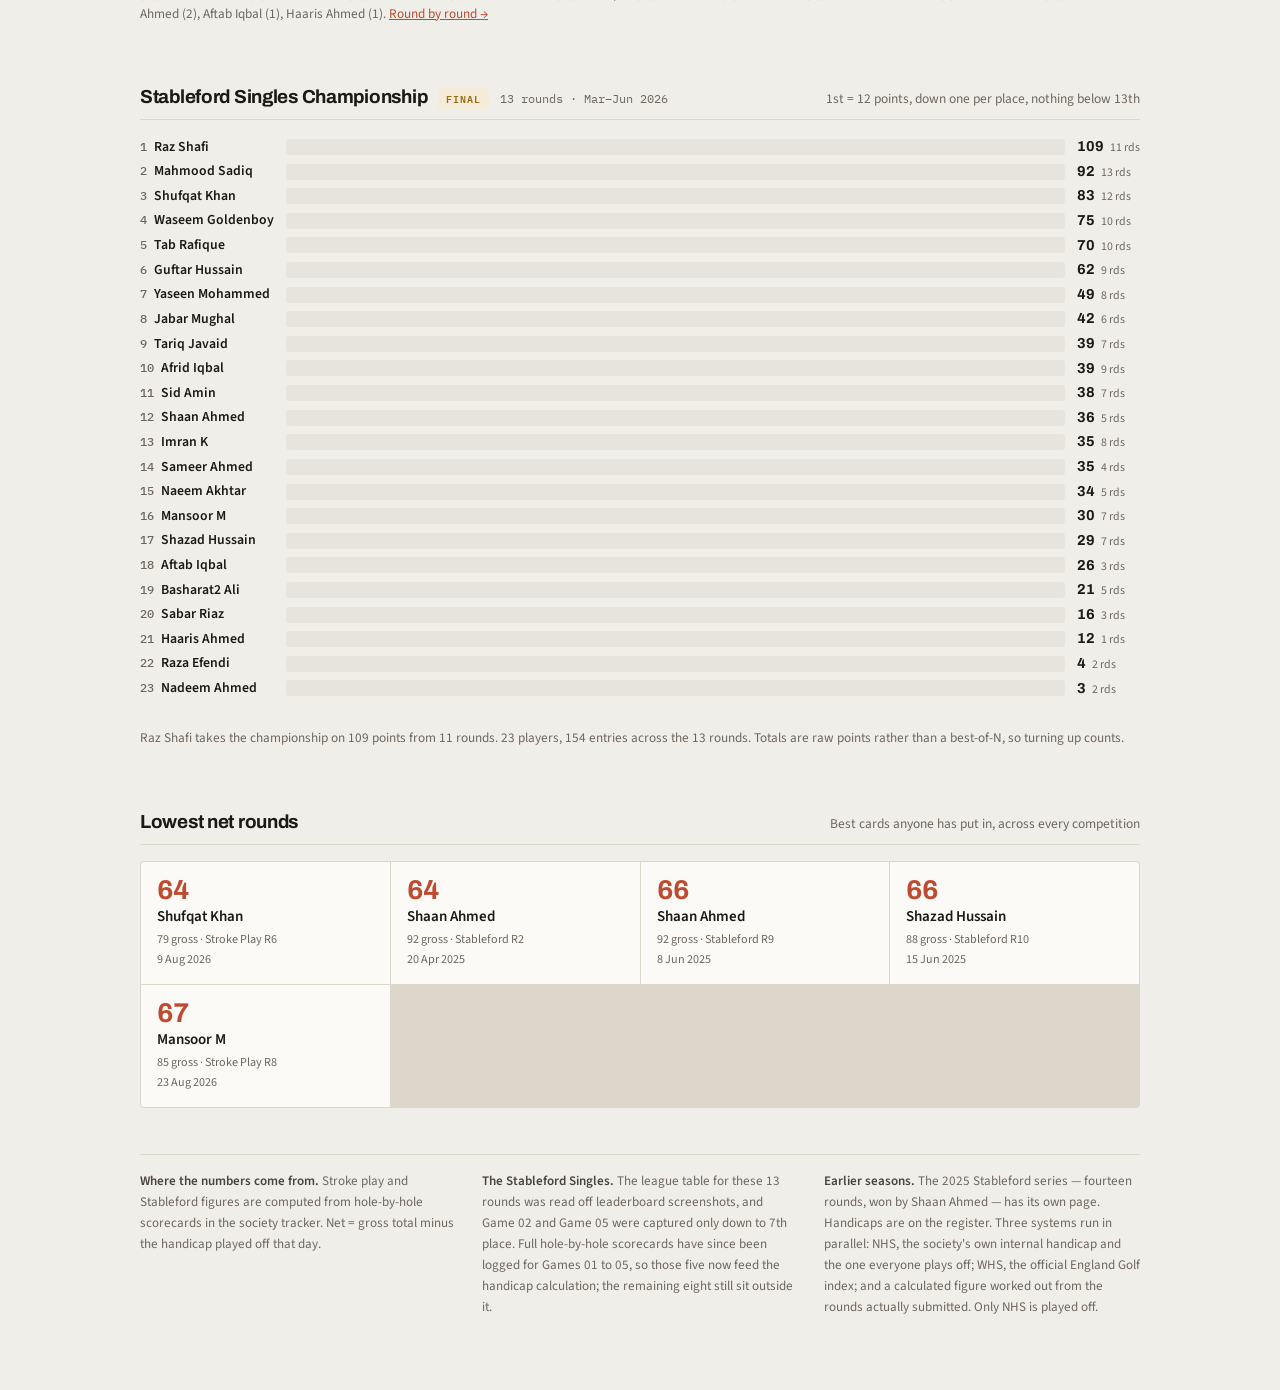
<file: season.html>
<!doctype html>
<html lang="en">
<head>
<meta charset="utf-8">
<meta name="viewport" content="width=device-width,initial-scale=1">
<title>2026 Season</title>
<meta name="description" content="The 2026 season - tournaments, representative fixtures, the Golfathon, championship standings and lowest net rounds.">
<link rel="stylesheet" href="https://fonts.googleapis.com/css2?family=Archivo:wght@500;600;700;800&family=IBM+Plex+Mono:wght@400;500;600&family=Source+Sans+3:wght@400;500;600;700&display=swap">
<link rel="stylesheet" href="style.css?v=f9aa6899">
<link rel="icon" href="favicon-32.png?v=7d5e942c" sizes="32x32" type="image/png">
<link rel="icon" href="favicon-16.png?v=1fc5ad18" sizes="16x16" type="image/png">
<link rel="apple-touch-icon" href="apple-touch-icon.png?v=20639bb8">
</head>
<body>
<div class="page">

  <nav class="sitenav">
    <a href="index.html">Home</a>
    <a href="season.html" aria-current="page">2026 season</a>
    <a href="matchplay.html">Team match play</a>
    <a href="strokeplay2026.html">Strokeplay Singles</a>
    <a href="live.html">Live scores</a>
    <a href="2025season.html">2025 season</a>
    <a href="awaygames.html">Away games</a>
    <a href="handicaps.html">Handicaps</a>
    <a href="profiles.html">Player profiles</a>
    <a class="back" target="_top" href="https://sites.google.com/view/mpgolf">&larr; Mates Playing Golf</a>
  </nav>

  <header class="masthead">
    <div>
      <div class="eyebrow">Every competition of the season &middot; most recent first</div>
      <h1>2026 Season</h1>
    </div>
    <div class="stamp" id="stamp"></div>
  </header>

  <div class="strip">
    <div class="stat"><span class="k">Tournaments running</span><span class="v num" id="sLive">0</span><span class="sub" id="sLiveWho"></span></div>
    <div class="stat"><span class="k">Players on the books</span><span class="v num" id="sPlayers">0</span><span class="sub">see the handicap register</span></div>
    <div class="stat"><span class="k">Scorecards logged</span><span class="v num" id="sRounds">0</span><span class="sub" id="sSince"></span></div>
    <div class="stat"><span class="k">Lowest net round</span><span class="v num" id="sBest">0</span><span class="sub" id="sBestWho"></span></div>
  </div>

  <section>
    <div class="head">
      <div class="head-l">
        <h2>2026 Season Tournaments</h2>
        <span class="when" id="majorsWhen"></span>
      </div>
      <p id="majorsLead"></p>
    </div>
    <div class="t-scroll"><table id="majors"></table></div>
  </section>

  <section>
    <div class="head">
      <div class="head-l">
        <h2 id="gaTitle"></h2>
        <span class="chip done">Charity</span>
        <span class="when" id="gaWhen"></span>
      </div>
      <p id="gaLead"></p>
    </div>
    <div class="ga-players" id="golfathon"></div>
    <p class="after" id="gaNote"></p>
  </section>


  <section>
    <div class="head">
      <div class="head-l">
        <h2>Strokeplay Singles Championship</h2>
        <span class="chip done">Final</span>
        <span class="when">9 rounds &middot; Jul&ndash;Aug 2026</span>
      </div>
      <p>Average of your best 6 net rounds &middot; 6 rounds needed to qualify</p>
    </div>
    <div class="t-scroll"><table id="strokeplay"></table></div>
    <p class="after" id="spNote"></p>
  </section>

  <section>
    <div class="head">
      <div class="head-l">
        <h2>Stableford Singles Championship</h2>
        <span class="chip done">Final</span>
        <span class="when">13 rounds &middot; Mar&ndash;Jun 2026</span>
      </div>
      <p>1st = 12 points, down one per place, nothing below 13th</p>
    </div>
    <div class="bars" id="league"></div>
    <p class="after" id="leagueNote"></p>
  </section>

  <section>
    <div class="head">
      <div class="head-l"><h2>Lowest net rounds</h2></div>
      <p>Best cards anyone has put in, across every competition</p>
    </div>
    <div class="cards" id="best"></div>
  </section>

  <footer>
    <div><b>Where the numbers come from.</b> Stroke play and Stableford figures are computed from hole-by-hole scorecards in the society tracker. Net = gross total minus the handicap played off that day.</div>
    <div><b>The Stableford Singles.</b> The league table for these 13 rounds was read off leaderboard screenshots, and Game 02 and Game 05 were captured only down to 7th place. Full hole-by-hole scorecards have since been logged for Games 01 to 05, so those five now feed the handicap calculation; the remaining eight still sit outside it.</div>
    <div><b>Earlier seasons.</b> The 2025 Stableford series &mdash; fourteen rounds, won by Shaan Ahmed &mdash; has its own page. Handicaps are on the register. Three systems run in parallel: NHS, the society's own internal handicap and the one everyone plays off; WHS, the official England Golf index; and a calculated figure worked out from the rounds actually submitted. Only NHS is played off.</div>
  </footer>
</div>

<script src="data.js?v=d5c36b93"></script>
<script>
  const fmtP = v => v % 1 === 0 ? String(v) : v.toFixed(1);

  /* ---------- society totals ---------- */
  (function(){
    document.getElementById('stamp').innerHTML =
      `${SOCIETY.onBooks} players &middot; ${SOCIETY.rounds} scorecards<br>Last round ${SOCIETY.lastRound}`;
    const live = MAJORS.filter(m => m[1] === 'live');
    document.getElementById('sLive').textContent = live.length;
    document.getElementById('sLiveWho').textContent = live.map(m => m[0]).join(' & ');
    document.getElementById('sPlayers').textContent = SOCIETY.onBooks;
    document.getElementById('sRounds').textContent = SOCIETY.rounds;
    document.getElementById('sSince').textContent = 'hole by hole since ' + SOCIETY.firstRound;
    const low = Math.min(...BEST.map(b => b[1]));
    const who = BEST.filter(b => b[1] === low).map(b => b[0]);
    document.getElementById('sBest').textContent = low;
    document.getElementById('sBestWho').textContent =
      who.length > 1 ? who.join(' & ') : who[0] + ', ' + BEST.find(b => b[1] === low)[4].replace(/ \d{4}$/,'');
  })();

  /* ---------- stroke play standings ---------- */
  (function(){
    const ranks = STROKEPLAY.map(r => r[0]);
    document.getElementById('strokeplay').innerHTML =
      `<thead><tr><th class="rk">#</th><th class="nm">Player</th><th>Rounds</th>
        <th>Best 6 total</th><th>Average net</th></tr></thead><tbody>` +
      STROKEPLAY.map(r => `<tr class="${r[0] === 1 ? 'win' : ''}">
          <td class="rk">${r[0]}${ranks.filter(x => x === r[0]).length > 1 ? '<span class="tie">T</span>' : ''}</td>
          <td class="nm">${r[1]}</td><td>${r[2]}</td><td>${r[3]}</td>
          <td class="key">${r[4].toFixed(2)}</td></tr>`).join('') + `</tbody>`;
    document.getElementById('spNote').innerHTML =
      `<b>${STROKEPLAY[0][1]}</b> takes the championship on ${STROKEPLAY[0][4].toFixed(2)}. Positions marked T are shared. ` +
      `Short of the 6-round minimum: ` + SP_UNRANKED.map(u => `${u[0]} (${u[1]})`).join(', ') +
      `. <a href="strokeplay2026.html">Round by round &rarr;</a>`;
  })();

  /* ---------- league points ---------- */
  (function(){
    const max = Math.max(...LEAGUE.map(r => r[1]));
    document.getElementById('league').innerHTML = LEAGUE.map(([n,p,r],i) => `
      <span class="nm"><span class="rk">${i+1}</span>${n}</span>
      <span class="track"><span class="fill${i === 0 ? ' top' : ''}" style="width:${(p/max*100).toFixed(1)}%"
        title="${n}: ${p} points from ${r} rounds"></span></span>
      <span class="val num">${p}<small>${r} rds</small></span>`).join('');
    const played = LEAGUE.reduce((s,r) => s + r[2], 0);
    document.getElementById('leagueNote').textContent =
      `${LEAGUE[0][0]} takes the championship on ${LEAGUE[0][1]} points from ${LEAGUE[0][2]} rounds. ` +
      `${LEAGUE.length} players, ${played} entries across the 13 rounds. Totals are raw points rather ` +
      `than a best-of-N, so turning up counts.`;
  })();

  /* ---------- the majors, plus the representative fixtures ---------- */
  (function(){
    const done = MAJORS.filter(m => m[1] === 'done').length;
    const rep     = MAJORS.filter(m => /representative/.test(m[3] || '')).length;
    const charity = MAJORS.filter(m => /^Charity/.test(m[3] || '')).length;
    const soc     = MAJORS.length - rep - charity;
    const extras  = [];
    if (rep) extras.push(`${rep} Yorkshire representative fixture${rep === 1 ? '' : 's'}`);
    if (charity) extras.push(`${charity} charity event${charity === 1 ? '' : 's'}`);
    document.getElementById('majorsWhen').textContent =
      `${done} of ${MAJORS.length} decided`;
    document.getElementById('majorsLead').textContent =
      `${soc} society majors` +
      (extras.length ? ', plus ' + extras.join(' and ') : '') +
      ` — ${MAJORS.length - done} still being played`;
    document.getElementById('majors').innerHTML =
      `<thead><tr><th class="nm">Tournament</th><th class="nm">Status</th>
        <th class="nm">Champion / result</th></tr></thead><tbody>` +
      MAJORS.map(([name, status, champ, note, link]) => `<tr class="${champ ? 'win' : ''}">
          <td class="nm">${link ? `<a href="${link}">${name}</a>` : name}
            <span class="major-note">${note}</span></td>
          <td class="nm"><span class="chip ${status}">${status === 'done' ? 'Complete' : 'Playing'}</span></td>
          <td class="nm">${champ || '<span class="pending">still to be decided</span>'}</td>
        </tr>`).join('') + `</tbody>`;
  })();

  /* ---------- the Golfathon ----------
     A charity day, so the page carries the event and the players who took part.
     The round-by-round cards are held in the tracker, not shown here. */
  (function(){
    const G = GOLFATHON;
    document.getElementById('gaTitle').textContent = G.event;
    document.getElementById('gaWhen').textContent  = G.date;
    document.getElementById('gaLead').textContent  =
      `${G.venue}, par ${G.par} · ${G.format} · in aid of ${G.charity}`;
    document.getElementById('gaNote').textContent  = G.note;

    document.getElementById('golfathon').innerHTML =
      `<span class="lbl">Who took part</span><ul>` +
      G.players.map(n => `<li>${n}</li>`).join('') + `</ul>`;
  })();

  /* ---------- lowest net rounds ---------- */
  document.getElementById('best').innerHTML = BEST.map(([p,net,gross,ev,d]) => `
    <div class="card">
      <span class="net num">${net}</span>
      <span class="who">${p}</span>
      <span class="meta">${gross} gross &middot; ${ev}</span>
      <span class="meta">${d}</span>
    </div>`).join('');
</script>
<script src="fresh.js?v=c1589ab7"></script>
</body>
</html>
</file>
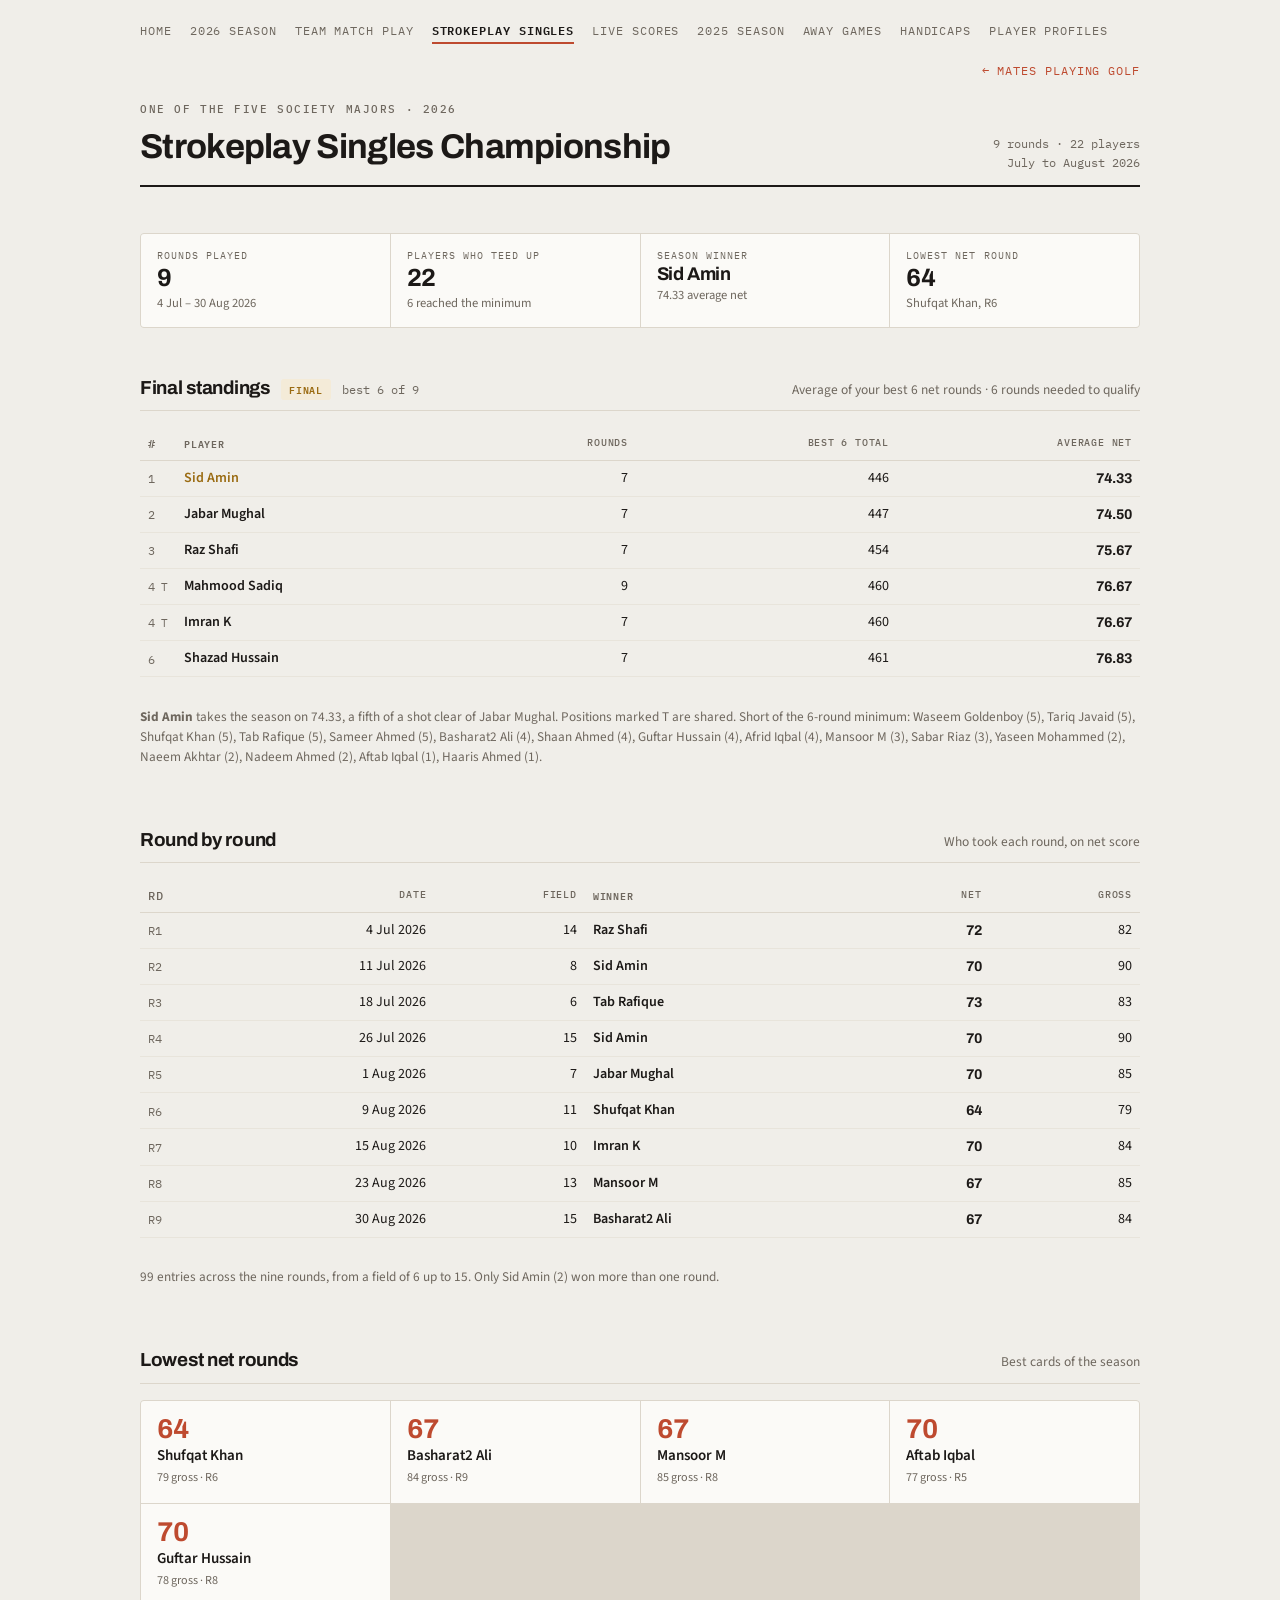
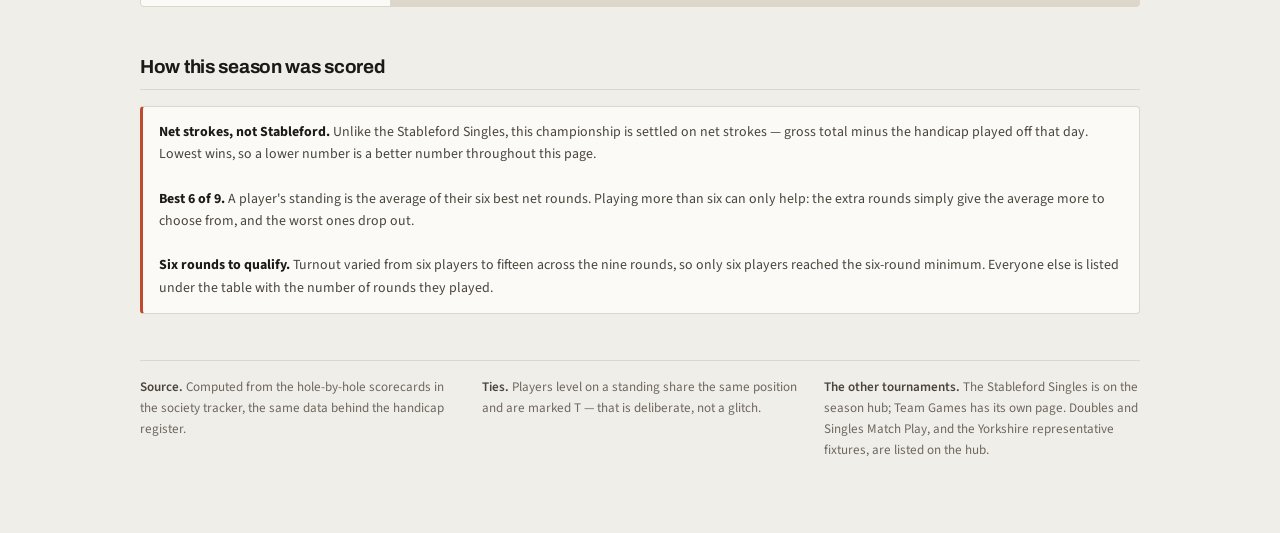
<file: strokeplay2026.html>
<!doctype html>
<html lang="en">
<head>
<meta charset="utf-8">
<meta name="viewport" content="width=device-width,initial-scale=1">
<title>Strokeplay Singles Championship</title>
<meta name="description" content="Strokeplay Singles Championship 2026 - final standings from 9 rounds, July to August 2026.">
<link rel="stylesheet" href="https://fonts.googleapis.com/css2?family=Archivo:wght@500;600;700;800&family=IBM+Plex+Mono:wght@400;500;600&family=Source+Sans+3:wght@400;500;600;700&display=swap">
<link rel="stylesheet" href="style.css?v=f9aa6899">
<link rel="icon" href="favicon-32.png?v=7d5e942c" sizes="32x32" type="image/png">
<link rel="icon" href="favicon-16.png?v=1fc5ad18" sizes="16x16" type="image/png">
<link rel="apple-touch-icon" href="apple-touch-icon.png?v=20639bb8">
</head>
<body>
<div class="page">

  <nav class="sitenav">
    <a href="index.html">Home</a>
    <a href="season.html">2026 season</a>
    <a href="matchplay.html">Team match play</a>
    <a href="strokeplay2026.html" aria-current="page">Strokeplay Singles</a>
    <a href="live.html">Live scores</a>
    <a href="2025season.html">2025 season</a>
    <a href="awaygames.html">Away games</a>
    <a href="handicaps.html">Handicaps</a>
    <a href="profiles.html">Player profiles</a>
    <a class="back" target="_top" href="https://sites.google.com/view/mpgolf">&larr; Mates Playing Golf</a>
  </nav>

  <header class="masthead">
    <div>
      <div class="eyebrow">One of the five society majors &middot; 2026</div>
      <h1>Strokeplay Singles Championship</h1>
    </div>
    <div class="stamp" id="stamp"></div>
  </header>

  <div class="strip">
    <div class="stat"><span class="k">Rounds played</span><span class="v num">9</span><span class="sub">4 Jul &ndash; 30 Aug 2026</span></div>
    <div class="stat"><span class="k">Players who teed up</span><span class="v num" id="sPlayed">0</span><span class="sub" id="sQual"></span></div>
    <div class="stat"><span class="k">Season winner</span><span class="v num" id="sWinner" style="font-size:1.15rem">&mdash;</span><span class="sub" id="sWinAvg"></span></div>
    <div class="stat"><span class="k">Lowest net round</span><span class="v num" id="sBest">0</span><span class="sub" id="sBestWho"></span></div>
  </div>

  <section>
    <div class="head">
      <div class="head-l">
        <h2>Final standings</h2>
        <span class="chip done">Final</span>
        <span class="when">best 6 of 9</span>
      </div>
      <p>Average of your best 6 net rounds &middot; 6 rounds needed to qualify</p>
    </div>
    <div class="t-scroll"><table id="strokeplay"></table></div>
    <p class="after" id="spNote"></p>
  </section>

  <section>
    <div class="head">
      <div class="head-l"><h2>Round by round</h2></div>
      <p>Who took each round, on net score</p>
    </div>
    <div class="t-scroll"><table id="rounds"></table></div>
    <p class="after" id="roundsNote"></p>
  </section>

  <section>
    <div class="head">
      <div class="head-l"><h2>Lowest net rounds</h2></div>
      <p>Best cards of the season</p>
    </div>
    <div class="cards" id="best"></div>
  </section>

  <section>
    <div class="head">
      <div class="head-l"><h2>How this season was scored</h2></div>
    </div>
    <div class="note">
      <b>Net strokes, not Stableford.</b> Unlike the Stableford Singles, this championship is settled on
      net strokes &mdash; gross total minus the handicap played off that day. Lowest wins, so a lower
      number is a better number throughout this page.
      <br><br>
      <b>Best 6 of 9.</b> A player's standing is the average of their six best net rounds. Playing
      more than six can only help: the extra rounds simply give the average more to choose from, and
      the worst ones drop out.
      <br><br>
      <b>Six rounds to qualify.</b> Turnout varied from six players to fifteen across the nine rounds,
      so only six players reached the six-round minimum. Everyone else is listed under the table with
      the number of rounds they played.
    </div>
  </section>

  <footer>
    <div><b>Source.</b> Computed from the hole-by-hole scorecards in the society tracker, the same data behind the handicap register.</div>
    <div><b>Ties.</b> Players level on a standing share the same position and are marked T &mdash; that is deliberate, not a glitch.</div>
    <div><b>The other tournaments.</b> The Stableford Singles is on the season hub; Team Games has its own page. Doubles and Singles Match Play, and the Yorkshire representative fixtures, are listed on the hub.</div>
  </footer>
</div>

<script src="data.js?v=d5c36b93"></script>
<script>
  /* ---------- summary tiles ---------- */
  (function(){
    const played = STROKEPLAY.length + SP_UNRANKED.length;
    document.getElementById('sPlayed').textContent = played;
    document.getElementById('sQual').textContent = `${STROKEPLAY.length} reached the minimum`;
    document.getElementById('sWinner').textContent = STROKEPLAY[0][1];
    document.getElementById('sWinAvg').textContent = STROKEPLAY[0][4].toFixed(2) + ' average net';
    document.getElementById('sBest').textContent = SP_BEST[0][1];
    document.getElementById('sBestWho').textContent = SP_BEST[0][0] + ', ' + SP_BEST[0][3];
    document.getElementById('stamp').innerHTML =
      `9 rounds &middot; ${played} players<br>July to August 2026`;
  })();

  /* ---------- final standings ---------- */
  (function(){
    const ranks = STROKEPLAY.map(r => r[0]);
    document.getElementById('strokeplay').innerHTML =
      `<thead><tr><th class="rk">#</th><th class="nm">Player</th><th>Rounds</th>
        <th>Best 6 total</th><th>Average net</th></tr></thead><tbody>` +
      STROKEPLAY.map(r => `<tr class="${r[0] === 1 ? 'win' : ''}">
          <td class="rk">${r[0]}${ranks.filter(x => x === r[0]).length > 1 ? '<span class="tie">T</span>' : ''}</td>
          <td class="nm">${r[1]}</td><td>${r[2]}</td><td>${r[3]}</td>
          <td class="key">${r[4].toFixed(2)}</td></tr>`).join('') + `</tbody>`;
    const tied = ranks.length - new Set(ranks).size;
    document.getElementById('spNote').innerHTML =
      `<b>${STROKEPLAY[0][1]}</b> takes the season on ${STROKEPLAY[0][4].toFixed(2)}, ` +
      `a fifth of a shot clear of ${STROKEPLAY[1][1]}. ` +
      (tied ? 'Positions marked T are shared. ' : '') +
      `Short of the 6-round minimum: ` + SP_UNRANKED.map(u => `${u[0]} (${u[1]})`).join(', ') + '.';
  })();

  /* ---------- round by round ---------- */
  (function(){
    const wins = {};
    SP_ROUNDS.forEach(r => wins[r[3]] = (wins[r[3]] || 0) + 1);
    document.getElementById('rounds').innerHTML =
      `<thead><tr><th class="rk">Rd</th><th>Date</th><th>Field</th>
        <th class="nm">Winner</th><th>Net</th><th>Gross</th></tr></thead><tbody>` +
      SP_ROUNDS.map(r => `<tr>
          <td class="rk">${r[0]}</td>
          <td>${r[1]}</td>
          <td>${r[2]}</td>
          <td class="nm">${r[3]}</td>
          <td class="key">${r[4]}</td>
          <td>${r[5]}</td></tr>`).join('') + `</tbody>`;
    const multi = Object.entries(wins).filter(([,n]) => n > 1).map(([p,n]) => `${p} (${n})`);
    const entries = SP_ROUNDS.reduce((s,r) => s + r[2], 0);
    document.getElementById('roundsNote').textContent =
      `${entries} entries across the nine rounds, from a field of ${Math.min(...SP_ROUNDS.map(r=>r[2]))} ` +
      `up to ${Math.max(...SP_ROUNDS.map(r=>r[2]))}. ` +
      (multi.length ? `Only ${multi.join(', ')} won more than one round.` : 'Nine different winners.');
  })();

  /* ---------- lowest nets ---------- */
  document.getElementById('best').innerHTML = SP_BEST.map(([p,net,gross,rd]) => `
    <div class="card">
      <span class="net num">${net}</span>
      <span class="who">${p}</span>
      <span class="meta">${gross} gross &middot; ${rd}</span>
    </div>`).join('');
</script>
<script src="fresh.js?v=c1589ab7"></script>
</body>
</html>
</file>
<file: style.css>
/* ============================================================
   Golf Society 2026 — shared styles for every page
   ============================================================ */

:root{
  --ground:#F0EEE9;
  --surface:#FBFAF7;
  --surface-sunk:#E7E4DD;
  --border:#DCD6CB;
  --hairline:#E8E4DB;
  --ink:#1C1917;
  --ink-2:#4A443C;
  --muted:#6E675E;
  --accent:#BE4A2F;
  --accent-wash:#F6E6E0;
  --gold:#9A6B12;
  --gold-wash:#F4EBD8;
  --live:#1B6B4C;
  --live-wash:#E2EFE8;
  --teamA:#BE4A2F;
  --teamA-wash:#F6E6E0;
  --teamB:#1160B8;
  --teamB-wash:#E1EAF7;
  --grid-open:#EDEAE3;
}
@media (prefers-color-scheme: dark){
  :root:not([data-theme="light"]){
    --ground:#14171A; --surface:#1B1F23; --surface-sunk:#22272C;
    --border:#2E353B; --hairline:#262C31;
    --ink:#E8E6E1; --ink-2:#BDBAB4; --muted:#949B9F;
    --accent:#E06A45; --accent-wash:#33201A;
    --gold:#D9A93C; --gold-wash:#302716;
    --live:#4FBF8E; --live-wash:#152A22;
    --teamA:#E06A45; --teamA-wash:#33201A;
    --teamB:#4C93D8; --teamB-wash:#16263A;
    --grid-open:#20252A;
  }
}
:root[data-theme="dark"]{
  --ground:#14171A; --surface:#1B1F23; --surface-sunk:#22272C;
  --border:#2E353B; --hairline:#262C31;
  --ink:#E8E6E1; --ink-2:#BDBAB4; --muted:#949B9F;
  --accent:#E06A45; --accent-wash:#33201A;
  --gold:#D9A93C; --gold-wash:#302716;
  --live:#4FBF8E; --live-wash:#152A22;
  --teamA:#E06A45; --teamA-wash:#33201A;
  --teamB:#4C93D8; --teamB-wash:#16263A;
  --grid-open:#20252A;
}

*{box-sizing:border-box;}
html{color-scheme:light dark;}
body{margin:0;background:var(--ground);color:var(--ink);
  font-family:'Source Sans 3',ui-sans-serif,system-ui,sans-serif;font-size:16px;line-height:1.5;
  -webkit-font-smoothing:antialiased;}
img{max-width:100%;}
h1,h2,h3,.num{font-family:'Archivo',ui-sans-serif,system-ui,sans-serif;text-wrap:balance;}
.num{font-variant-numeric:tabular-nums;}
a{color:var(--accent);}
:focus-visible{outline:2px solid var(--accent);outline-offset:2px;}
.page{max-width:1040px;margin:0 auto;padding:22px 20px 72px;display:flex;flex-direction:column;gap:46px;}

/* ---------- site nav ---------- */
.sitenav{display:flex;gap:18px;flex-wrap:wrap;font-family:'IBM Plex Mono',ui-monospace,monospace;
  font-size:.72rem;letter-spacing:.08em;text-transform:uppercase;margin-bottom:-30px;}
.sitenav a{text-decoration:none;color:var(--muted);padding-bottom:3px;border-bottom:2px solid transparent;}
.sitenav a:hover{color:var(--ink);}
.sitenav a[aria-current]{color:var(--ink);border-bottom-color:var(--accent);font-weight:600;}
.sitenav .back{margin-left:auto;color:var(--accent);}
.sitenav .back:hover{color:var(--ink);}
@media (max-width:720px){.sitenav .back{margin-left:0;width:100%;}}

/* ---------- masthead ---------- */
.masthead{display:flex;justify-content:space-between;align-items:flex-end;gap:20px;flex-wrap:wrap;
  border-bottom:2px solid var(--ink);padding-bottom:12px;}
.eyebrow{font-family:'IBM Plex Mono',monospace;font-size:.7rem;font-weight:500;letter-spacing:.14em;
  text-transform:uppercase;color:var(--muted);}
.masthead h1{margin:4px 0 0;font-size:clamp(1.6rem,4.5vw,2.15rem);font-weight:700;letter-spacing:-.02em;}
.masthead .stamp{font-family:'IBM Plex Mono',monospace;font-size:.72rem;color:var(--muted);
  text-align:right;line-height:1.7;}

/* ---------- stat strip ---------- */
.strip{display:grid;grid-template-columns:repeat(4,1fr);gap:1px;background:var(--border);
  border:1px solid var(--border);border-radius:4px;overflow:hidden;}
@media (max-width:620px){.strip{grid-template-columns:repeat(2,1fr);}}
.stat{background:var(--surface);padding:14px 16px;display:flex;flex-direction:column;gap:1px;}
.stat .k{font-family:'IBM Plex Mono',monospace;font-size:.64rem;letter-spacing:.1em;
  text-transform:uppercase;color:var(--muted);}
.stat .v{font-family:'Archivo',sans-serif;font-size:1.55rem;font-weight:700;
  font-variant-numeric:tabular-nums;letter-spacing:-.02em;line-height:1.15;}
.stat .v .of{font-size:.9rem;font-weight:500;color:var(--muted);}
.stat .sub{font-size:.79rem;color:var(--muted);}

/* ---------- section headers ---------- */
/* an author display rule beats the UA stylesheet's [hidden]{display:none},
   so anything using the hidden attribute needs this to actually disappear */
[hidden]{display:none !important;}
section{display:flex;flex-direction:column;gap:16px;}
.head{display:flex;justify-content:space-between;align-items:baseline;gap:12px;flex-wrap:wrap;
  border-bottom:1px solid var(--border);padding-bottom:8px;}
.head-l{display:flex;align-items:baseline;gap:11px;flex-wrap:wrap;}
.head h2{margin:0;font-size:1.18rem;font-weight:700;letter-spacing:-.015em;}
.head .when{font-family:'IBM Plex Mono',monospace;font-size:.72rem;color:var(--muted);}
.head p{margin:0;font-size:.84rem;color:var(--muted);}
.chip{font-family:'IBM Plex Mono',monospace;font-size:.63rem;font-weight:600;letter-spacing:.09em;
  text-transform:uppercase;padding:3px 8px;border-radius:3px;background:var(--surface-sunk);color:var(--ink-2);}
.chip.live{background:var(--live-wash);color:var(--live);}
.chip.done{background:var(--gold-wash);color:var(--gold);}
.after{font-size:.83rem;color:var(--muted);}

/* ---------- bar chart ---------- */
.bars{display:grid;grid-template-columns:auto 1fr auto;gap:3px 12px;align-items:center;}
.bars .nm{font-size:.86rem;font-weight:600;white-space:nowrap;}
.bars .nm .rk{color:var(--muted);font-weight:500;font-family:'IBM Plex Mono',monospace;
  font-size:.72rem;margin-right:7px;}
.track{height:16px;background:var(--surface-sunk);border-radius:3px;overflow:hidden;}
.fill{height:100%;background:var(--accent);border-radius:0 4px 4px 0;}
.fill.top{background:var(--gold);}
.bars .val{font-family:'Archivo',sans-serif;font-weight:700;font-variant-numeric:tabular-nums;
  font-size:.9rem;white-space:nowrap;}
.bars .val small{font-family:'Source Sans 3',sans-serif;font-weight:400;color:var(--muted);
  font-size:.74rem;margin-left:6px;}
@media (max-width:560px){
  .bars{grid-template-columns:1fr auto;}
  .bars .track{grid-column:1 / -1;}
}

/* ---------- tables ---------- */
.t-scroll{overflow-x:auto;}
table{width:100%;border-collapse:collapse;font-size:.88rem;}
th,td{padding:7px 8px;text-align:right;white-space:nowrap;font-variant-numeric:tabular-nums;
  border-bottom:1px solid var(--hairline);}
th{font-family:'IBM Plex Mono',monospace;font-size:.62rem;font-weight:500;letter-spacing:.08em;
  text-transform:uppercase;color:var(--muted);border-bottom:1px solid var(--border);}
th.sortable{cursor:pointer;user-select:none;}
th.sortable:hover{color:var(--ink);}
th.sortable::after{content:"";opacity:.35;margin-left:5px;}
th.sortable[data-dir="asc"]::after{content:"\2191";opacity:1;color:var(--accent);}
th.sortable[data-dir="desc"]::after{content:"\2193";opacity:1;color:var(--accent);}
td.rk,th.rk{width:2.6em;text-align:left;color:var(--muted);font-family:'IBM Plex Mono',monospace;font-size:.78rem;}
td.nm,th.nm{text-align:left;font-weight:600;}
tr.win td.nm{color:var(--gold);}
td.key{font-family:'Archivo',sans-serif;font-weight:700;text-align:right;}
td.pending{color:var(--muted);}
.mini{font-family:'IBM Plex Mono',ui-monospace,monospace;font-size:.62rem;
  color:var(--muted);margin-left:6px;}
.major-note{display:block;font-weight:400;font-size:.78rem;color:var(--muted);margin-top:2px;}
td .chip{font-size:.6rem;}
.tie{font-family:'IBM Plex Mono',monospace;font-size:.66rem;color:var(--muted);margin-left:6px;}
.pill{font-family:'IBM Plex Mono',monospace;font-size:.62rem;font-weight:600;letter-spacing:.05em;
  padding:2px 7px;border-radius:3px;background:var(--surface-sunk);color:var(--ink-2);}
.pill.est{background:var(--live-wash);color:var(--live);}

/* ---------- callout ---------- */
.note{background:var(--surface);border:1px solid var(--border);border-left:3px solid var(--accent);
  border-radius:4px;padding:14px 16px;font-size:.87rem;color:var(--ink-2);line-height:1.6;}
.note b{color:var(--ink);}

/* ---------- cards ---------- */
.cards{display:grid;grid-template-columns:repeat(auto-fit,minmax(215px,1fr));gap:1px;
  background:var(--border);border:1px solid var(--border);border-radius:4px;overflow:hidden;}
.card{background:var(--surface);padding:15px 16px;display:flex;flex-direction:column;gap:2px;}
.card .net{font-family:'Archivo',sans-serif;font-size:1.7rem;font-weight:700;line-height:1;
  font-variant-numeric:tabular-nums;color:var(--accent);}
.card .who{font-weight:600;font-size:.94rem;}
.card .meta{font-size:.76rem;color:var(--muted);}

/* ---------- match play: compact score panel ---------- */
.mp{display:grid;grid-template-columns:1fr auto 1fr;align-items:center;gap:clamp(10px,3vw,26px);
  background:var(--surface);border:1px solid var(--border);border-radius:4px;padding:20px clamp(16px,3vw,26px);}
@media (max-width:560px){.mp{grid-template-columns:1fr;text-align:center;}}
.mp .t{display:flex;flex-direction:column;gap:1px;}
.mp .t.r{text-align:right;}
@media (max-width:560px){.mp .t,.mp .t.r{text-align:center;}}
.mp .t .lbl{font-family:'IBM Plex Mono',monospace;font-size:.7rem;font-weight:600;letter-spacing:.08em;
  text-transform:uppercase;}
.mp .t.a .lbl{color:var(--teamA);} .mp .t.b .lbl{color:var(--teamB);}
.mp .t .sc{font-family:'Archivo',sans-serif;font-size:2.8rem;font-weight:800;line-height:1;
  letter-spacing:-.03em;font-variant-numeric:tabular-nums;}
.mp .t.a .sc{color:var(--teamA);} .mp .t.b .sc{color:var(--teamB);}
.mp .mid{font-family:'Archivo',sans-serif;font-weight:700;font-size:.85rem;color:var(--muted);
  letter-spacing:.1em;}
.mp-note{font-size:.86rem;color:var(--muted);}

/* Golfathon: the event and who took part, no scoring */
.ga-players .lbl{display:block;font-family:'IBM Plex Mono',ui-monospace,monospace;
  font-size:.6rem;font-weight:600;letter-spacing:.08em;text-transform:uppercase;
  color:var(--muted);margin-bottom:9px;}
.ga-players ul{list-style:none;margin:0;padding:0;display:flex;flex-wrap:wrap;gap:8px;}
.ga-players li{font-weight:600;font-size:.92rem;padding:6px 12px;border-radius:4px;
  background:var(--surface-sunk);border:1px solid var(--border);}

/* ---------- match play: full board ---------- */
.board{display:grid;grid-template-columns:1fr auto 1fr;gap:clamp(10px,3vw,28px);align-items:stretch;}
@media (max-width:640px){.board{grid-template-columns:1fr;}}
.side{background:var(--surface);border:1px solid var(--border);border-radius:4px;
  padding:22px clamp(16px,3vw,26px);display:flex;flex-direction:column;gap:2px;position:relative;overflow:hidden;}
.side::before{content:"";position:absolute;inset:0 auto 0 0;width:5px;background:var(--tint);}
.side.a{--tint:var(--teamA);--lead-wash:var(--teamA-wash);}
.side.b{--tint:var(--teamB);--lead-wash:var(--teamB-wash);}
.side.lead{background:var(--lead-wash);border-color:var(--tint);}
.side .who{font-family:'IBM Plex Mono',monospace;font-size:.74rem;font-weight:600;letter-spacing:.08em;
  text-transform:uppercase;color:var(--tint);}
.side .score{font-family:'Archivo',sans-serif;font-size:clamp(3.4rem,11vw,4.6rem);font-weight:800;
  line-height:.95;letter-spacing:-.04em;font-variant-numeric:tabular-nums;color:var(--tint);}
.side .cap{font-size:.85rem;color:var(--muted);}
.side .form{display:flex;gap:3px;margin-top:12px;}
.form i{width:100%;height:5px;border-radius:1px;background:var(--surface-sunk);font-style:normal;}
.form i.w{background:var(--tint);}
.form i.h{background:var(--muted);opacity:.55;}
.mid-col{display:flex;flex-direction:column;align-items:center;justify-content:center;gap:6px;padding:0 4px;}
.mid-col .vs{font-family:'Archivo',sans-serif;font-weight:700;font-size:.9rem;color:var(--muted);letter-spacing:.1em;}
.mid-col .rule{width:1px;flex:1;background:var(--border);min-height:18px;}
@media (max-width:640px){.mid-col{flex-direction:row;}.mid-col .rule{width:100%;height:1px;flex:1;min-height:0;}}
.verdict{display:flex;align-items:baseline;gap:10px;flex-wrap:wrap;font-size:1.02rem;margin:0;}
.verdict b{font-family:'Archivo',sans-serif;font-weight:700;}

/* ---------- match play: race chart ---------- */
.chart-wrap{position:relative;}
#race{width:100%;height:auto;display:block;touch-action:pan-y;}
#race text{font-family:'IBM Plex Mono',monospace;}
.tip{position:absolute;pointer-events:none;opacity:0;transition:opacity .12s;
  background:var(--surface);border:1px solid var(--border);border-radius:4px;
  padding:8px 10px;font-size:.78rem;line-height:1.45;min-width:150px;
  box-shadow:0 6px 20px -10px rgba(0,0,0,.45);z-index:5;}
.tip .t-h{font-family:'IBM Plex Mono',monospace;font-size:.66rem;letter-spacing:.08em;
  text-transform:uppercase;color:var(--muted);margin-bottom:4px;}
.tip .t-r{display:flex;justify-content:space-between;gap:14px;font-variant-numeric:tabular-nums;}
.tip .t-r b{font-weight:600;}
.tip .t-f{margin-top:5px;padding-top:5px;border-top:1px solid var(--hairline);color:var(--muted);font-size:.74rem;}
.legend{display:flex;gap:18px;flex-wrap:wrap;font-size:.82rem;color:var(--ink-2);}
.legend span{display:inline-flex;align-items:center;gap:7px;}
.legend-key{width:14px;height:3px;border-radius:2px;display:inline-block;}
.legend-key.a{background:var(--teamA);} .legend-key.b{background:var(--teamB);}
.legend-key.gap{height:10px;width:14px;border-radius:2px;background:var(--surface-sunk);}
.dot{width:10px;height:10px;border-radius:50%;display:inline-block;}
.dot.a{background:var(--teamA);} .dot.b{background:var(--teamB);}

/* ---------- match play: rosters ---------- */
.rosters{display:grid;grid-template-columns:1fr 1fr;gap:22px;}
@media (max-width:760px){.rosters{grid-template-columns:1fr;}}
.roster h3{margin:0 0 8px;font-family:'IBM Plex Mono',monospace;font-size:.74rem;font-weight:600;
  letter-spacing:.1em;text-transform:uppercase;display:flex;align-items:center;gap:8px;}
.roster.a h3{color:var(--teamA);} .roster.b h3{color:var(--teamB);}
.roster h3 .dot{background:currentColor;width:9px;height:9px;}
tr.idle td{color:var(--muted);font-weight:500;}
.star{color:var(--gold);font-size:.76rem;font-weight:600;margin-left:3px;}

/* ---------- match play: ledger ---------- */
.ledger{display:flex;flex-direction:column;}
.day{font-family:'IBM Plex Mono',monospace;font-size:.68rem;letter-spacing:.1em;text-transform:uppercase;
  color:var(--muted);padding:16px 0 6px;border-bottom:1px solid var(--border);}
.day:first-child{padding-top:0;}
.match{display:grid;grid-template-columns:1fr 62px 1fr 118px;align-items:center;gap:12px;
  padding:9px 0;border-bottom:1px solid var(--hairline);font-size:.9rem;}
@media (max-width:640px){
  .match{grid-template-columns:1fr 62px 1fr;gap:8px 10px;}
  .match .outcome{grid-column:1 / -1;text-align:left;}
}
.match .p{display:flex;flex-direction:column;gap:1px;min-width:0;}
.match .p.right{text-align:right;align-items:flex-end;}
.match .p .nm2{font-weight:600;overflow:hidden;text-overflow:ellipsis;}
.match .p.win.a .nm2{color:var(--teamA);} .match .p.win.b .nm2{color:var(--teamB);}
.match .p .sub{font-size:.72rem;color:var(--muted);}
.match .cards2{display:flex;justify-content:center;align-items:center;gap:6px;
  font-family:'Archivo',sans-serif;font-weight:700;font-variant-numeric:tabular-nums;}
.match .cards2 .dash{color:var(--muted);font-weight:500;}
.match .outcome{text-align:right;font-size:.78rem;color:var(--muted);}
.tag{display:inline-block;font-family:'IBM Plex Mono',monospace;font-size:.64rem;font-weight:600;
  letter-spacing:.06em;text-transform:uppercase;padding:2px 6px;border-radius:3px;}
.tag.big{background:var(--gold-wash);color:var(--gold);}
.tag.half{background:var(--surface-sunk);color:var(--ink-2);}

/* ---------- match play: pairings grid ---------- */
.grid-scroll{overflow-x:auto;border:1px solid var(--border);border-radius:4px;background:var(--surface);}
.pg{border-collapse:collapse;font-family:'IBM Plex Mono',monospace;font-size:.68rem;}
.pg th,.pg td{border:1px solid var(--hairline);padding:0;text-align:center;}
.pg td{width:30px;height:30px;}
.pg th.corner{background:var(--surface);}
.pg th.col{height:74px;width:30px;background:var(--teamB-wash);color:var(--teamB);font-weight:600;}
.pg th.col span{writing-mode:vertical-rl;transform:rotate(180deg);display:inline-block;padding:5px 0;}
.pg th.row{background:var(--teamA-wash);color:var(--teamA);font-weight:600;text-align:left;
  padding:0 10px;white-space:nowrap;}
.pg td.open{background:var(--grid-open);}
.pg td.done{background:var(--gold-wash);color:var(--gold);font-weight:600;}
.g-legend{display:flex;gap:18px;flex-wrap:wrap;font-size:.8rem;color:var(--ink-2);}
.g-legend span{display:inline-flex;align-items:center;gap:7px;}
.sw{width:13px;height:13px;border-radius:2px;border:1px solid var(--border);display:inline-block;}
.sw.done{background:var(--gold-wash);border-color:var(--gold);}
.sw.open{background:var(--grid-open);}

/* ---------- footer ---------- */
footer{border-top:1px solid var(--border);padding-top:16px;font-size:.82rem;color:var(--muted);
  display:grid;grid-template-columns:repeat(auto-fit,minmax(230px,1fr));gap:10px 26px;line-height:1.6;}
footer b{color:var(--ink-2);font-weight:600;}

@media (prefers-reduced-motion:reduce){*{transition:none!important;}}


/* team match play fixture list
   Two columns on a wide screen so ten matches read at a glance rather than as
   a long strip.

   COLOUR CARRIES THE TEAM, WEIGHT CARRIES THE RESULT. Every name is tinted in
   its own team's colour, so a row reads as A side against B side before it is
   read at all. The winner is the name at full strength and bold; a halved
   match shows both at full strength and neither bold, which is what a draw
   should look like. Colouring only the winner - the previous arrangement -
   left an unplayed fixture with no team in it at all, which is most of the
   list for most of the season.

   A browser too old for color-mix keeps the first declaration and simply
   shows every name at full team colour, which is a fair degradation.        */
.weeks{display:grid;grid-template-columns:repeat(auto-fit,minmax(320px,1fr));gap:14px;}
/* a size container, so the fixture list below can lay itself out against the
   width of THIS card rather than the width of the window. The match play
   page puts two week cards side by side, so a viewport-based breakpoint
   split a 334px card into two columns and squeezed the names to nothing. */
.wk{background:var(--surface);border:1px solid var(--border);border-radius:4px;
  padding:13px 14px;container-type:inline-size;}
.wk-h{display:flex;align-items:baseline;gap:9px;flex-wrap:wrap;margin-bottom:10px;
  padding-bottom:7px;border-bottom:1px solid var(--border);}
.wk-h b{font-size:.95rem;}
.wk-h .chip{margin-left:auto;}
.fx-list{list-style:none;margin:0;padding:0;display:grid;gap:1px 26px;
  grid-template-columns:1fr;}
/* two columns, never three: at three the names are squeezed to about 70px and
   the row stops being readable at a glance. Measured on the card, so the home
   page's single wide card splits in two while the match play page's paired
   cards each stay in one - which is what their width can carry. */
@container (min-width:660px){ .fx-list{grid-template-columns:1fr 1fr;} }
.fx{display:grid;grid-template-columns:1.4em minmax(0,1fr) auto minmax(0,1fr) auto;
  align-items:center;gap:7px;padding:4px 6px;border-radius:3px;font-size:.87rem;}
.fx + .fx{box-shadow:inset 0 1px 0 var(--hairline);}
.fx .no{font-family:'IBM Plex Mono',ui-monospace,monospace;font-size:.64rem;color:var(--muted);
  text-align:right;}

/* the two name cells. Each is a flex row so the form bars can sit on the
   outside edge and only the name itself is allowed to shrink. */
.fx-a,.fx-b{display:flex;align-items:center;gap:7px;min-width:0;}
.fx-a{justify-content:flex-end;text-align:right;}
.fx-a .nm,.fx-b .nm{white-space:nowrap;overflow:hidden;text-overflow:ellipsis;}
/* The quiet state is the team colour mixed toward the ink, not toward the
   card. Mixing toward the card washed the names out to 2.6:1 against it -
   unreadable - and would do the same in dark mode; mixing toward the ink keeps
   the hue, stays legible, and moves the right way in both palettes. */
.fx-a{color:var(--teamA);color:color-mix(in srgb,var(--teamA) 70%,var(--ink));}
.fx-b{color:var(--teamB);color:color-mix(in srgb,var(--teamB) 70%,var(--ink));}
.fx-a.won,.fx.halved .fx-a{color:var(--teamA);}
.fx-b.won,.fx.halved .fx-b{color:var(--teamB);}
.fx .won .nm{font-weight:700;}
.fx .nm .src{font-weight:400;}

/* form bars - fx.js explains what they mean. currentColor makes them take the
   name's team colour, so they brighten with it when that player won. */
.form{flex:none;display:inline-flex;align-items:center;gap:2px;font-style:normal;line-height:0;}
.form b{display:block;width:4px;height:11px;border-radius:1px;background:currentColor;opacity:.9;}
.form b.bw{width:9px;}                                    /* a win worth two */
.form b.h{opacity:.42;}                                          /* halved */
.form b.l{background:none;box-shadow:inset 0 0 0 1px currentColor;opacity:.34;}
.form.none{font-size:.85rem;line-height:1;opacity:.3;}     /* has not played */

.fx-v{font-family:'IBM Plex Mono',ui-monospace,monospace;font-size:.72rem;color:var(--muted);
  min-width:3.4em;text-align:center;}
.fx.done .fx-v{font-size:.8rem;font-weight:600;color:var(--ink);
  background:var(--surface-sunk);border-radius:3px;padding:1px 5px;font-variant-numeric:tabular-nums;}
.fx-r{font-family:'IBM Plex Mono',ui-monospace,monospace;font-size:.66rem;color:var(--muted);
  min-width:5.6em;text-align:right;}
.fx .pending{opacity:.75;}
.fx.late .fx-r{color:var(--accent);opacity:1;}

/* carried over: fixtures whose week closed without them being played.
   Set apart from the week's own ten by a rule and a heading, and tinted with
   the accent wash so an overdue game reads as something to act on rather than
   as one more row in a list. */
.wk-carry{margin-top:14px;padding-top:12px;border-top:1px dashed var(--border);}
.carry-h{display:flex;align-items:baseline;gap:9px;flex-wrap:wrap;margin-bottom:8px;}
.carry-h b{font-size:.82rem;text-transform:uppercase;letter-spacing:.06em;
  color:var(--accent);}
.carry-h span{font-size:.75rem;color:var(--muted);}
.wk-carry .fx{background:var(--accent-wash);}
.wk-carry .fx .fx-r{color:var(--accent);opacity:1;}

/* the submit-a-result button. Deliberately quiet: it is for two people, and
   everyone else on the page is a reader. */
.btn{display:inline-block;background:var(--accent);color:#fff;text-decoration:none;
  font-weight:600;font-size:.9rem;padding:9px 16px;border-radius:4px;}
.btn:hover{filter:brightness(1.08);}
.btn-note{margin:11px 0 0;font-size:.82rem;color:var(--muted);max-width:62ch;line-height:1.55;}

/* the legend, once under the list rather than once per week card */
.fx-key{display:flex;flex-wrap:wrap;align-items:center;gap:7px 16px;margin-top:12px;
  font-size:.73rem;color:var(--muted);}
.fx-key span{display:inline-flex;align-items:center;gap:6px;}
.fx-key .form{color:var(--ink-2);}
.fx-key .fx-key-t{color:var(--muted);}
.fx-key .fx-key-t:first-child{font-weight:600;color:var(--ink-2);font-size:.64rem;
  text-transform:uppercase;letter-spacing:.06em;}

/* Narrow cards, again measured on the card rather than the window: the date
   drops to its own line first, which buys back about 57px and keeps the names
   readable. Only if it is still hopeless do the form bars go - a name the
   reader cannot read is worse than a record they cannot see. */
@container (max-width:390px){
  .fx{grid-template-columns:1.4em minmax(0,1fr) auto minmax(0,1fr);row-gap:1px;}
  .fx-r{grid-column:2 / -1;text-align:right;}
}
@container (max-width:260px){ .fx .form{display:none;} }

/* The one-line "did my result land?" answer, under the submit heading. */
.lastup{margin:0 0 12px;font-size:.8rem;color:var(--muted);line-height:1.5;}
.lastup b{color:var(--ink-2);font-weight:600;}
.lastup a{color:var(--accent);}

/* "How to enter a result", under the submit button on the match play page.
   Three steps and one worked example: a captain does this a few times a
   season, so it has to be readable cold, and short enough that nobody
   scrolls past it. */
.how{margin:14px 0 0;padding-left:1.15em;font-size:.84rem;color:var(--ink-2);
  line-height:1.6;}
.how li{margin:2px 0;}
.how li::marker{color:var(--accent);font-weight:700;font-size:.8rem;}

.how-ex{margin:14px 0 0;padding:11px 13px;border:1px solid var(--rule);
  border-radius:5px;background:var(--surface-sunk);max-width:34rem;}
.how-ex figcaption{font-size:.78rem;font-weight:600;color:var(--ink-2);
  margin-bottom:8px;}
.how-ex dl{display:grid;grid-template-columns:auto 1fr;gap:4px 14px;margin:0;
  font-size:.8rem;}
.how-ex dt{color:var(--muted);white-space:nowrap;}
.how-ex dd{margin:0;font-weight:600;font-family:'IBM Plex Mono',monospace;
  font-size:.76rem;}
.how-ex dd.q{font-weight:400;font-style:italic;color:var(--muted);
  font-family:inherit;font-size:.8rem;}
@container (max-width:420px){
  .how-ex dl{grid-template-columns:1fr;gap:0 0;}
  .how-ex dd{margin-bottom:7px;}
}

.how-else{margin:13px 0 0;padding-left:1.05em;font-size:.82rem;
  color:var(--muted);line-height:1.6;}
.how-else li{margin:3px 0;}
.how-else b{color:var(--ink-2);}

/* The form itself, behind a toggle under the submit button.
   Shut by default: a captain who has done this before does not need two
   screenshots in his way, and one who has not can open them without leaving
   the page or hunting for a guide. auto-fit means the pair sit side by side
   where there is room and stack on a phone, with no breakpoint to maintain. */
.shots{margin:14px 0 0;}
.shots summary{display:inline-block;cursor:pointer;font-size:.82rem;
  font-weight:600;color:var(--accent);padding:3px 0;}
.shots summary:hover{text-decoration:underline;}
.shots-grid{display:grid;gap:16px;margin-top:12px;
  grid-template-columns:repeat(auto-fit,minmax(230px,1fr));max-width:62rem;}
.shots-grid figure{margin:0;}
.shots-grid img{display:block;width:100%;height:auto;border:1px solid var(--border);
  border-radius:5px;background:var(--surface);}
.shots-grid figcaption{margin-top:7px;font-size:.78rem;color:var(--muted);
  line-height:1.5;}
.shots-grid figcaption b{color:var(--ink-2);font-weight:600;}

/* Rounds held by both handicap systems, on a player profile.
   A card is 332px in a three-column grid, so this is a stacked list rather
   than the eight-column table the data suggests - that needed 543px and put a
   sideways scroller inside the card. */
.linked{margin:16px 0 0;}
.linked .lbl{display:block;font-size:.72rem;font-weight:600;color:var(--ink-2);
  text-transform:uppercase;letter-spacing:.06em;}
.linked .lbl em{display:block;margin-top:3px;font-style:normal;font-weight:400;
  font-size:.76rem;color:var(--muted);text-transform:none;letter-spacing:0;}
.lk{list-style:none;margin:9px 0 0;padding:0;}
.lk li{padding:7px 0;border-top:1px solid var(--hairline);}
.lk li:first-child{border-top:0;}
.lk-d{display:block;font-family:'IBM Plex Mono',monospace;font-size:.72rem;
  color:var(--muted);}
.lk-d em{font-style:normal;font-family:'Source Sans 3',sans-serif;font-size:.78rem;
  font-weight:600;color:var(--ink-2);margin-left:7px;}
.lk-v{display:inline-flex;flex-wrap:wrap;align-items:baseline;gap:2px 5px;
  margin-top:3px;font-size:.78rem;}
.lk-v b{font-weight:700;font-variant-numeric:tabular-nums;color:var(--ink);}
.lk-v i{font-style:normal;font-size:.66rem;color:var(--muted);margin-right:5px;}
.lk-eg{margin-left:10px;}
.lk-eg b{color:var(--teamB);}
.lk-v i.cap{border-bottom:1px dotted var(--muted);cursor:help;}
.lk-more{margin:7px 0 0;font-size:.72rem;font-style:italic;color:var(--muted);}
</file>
